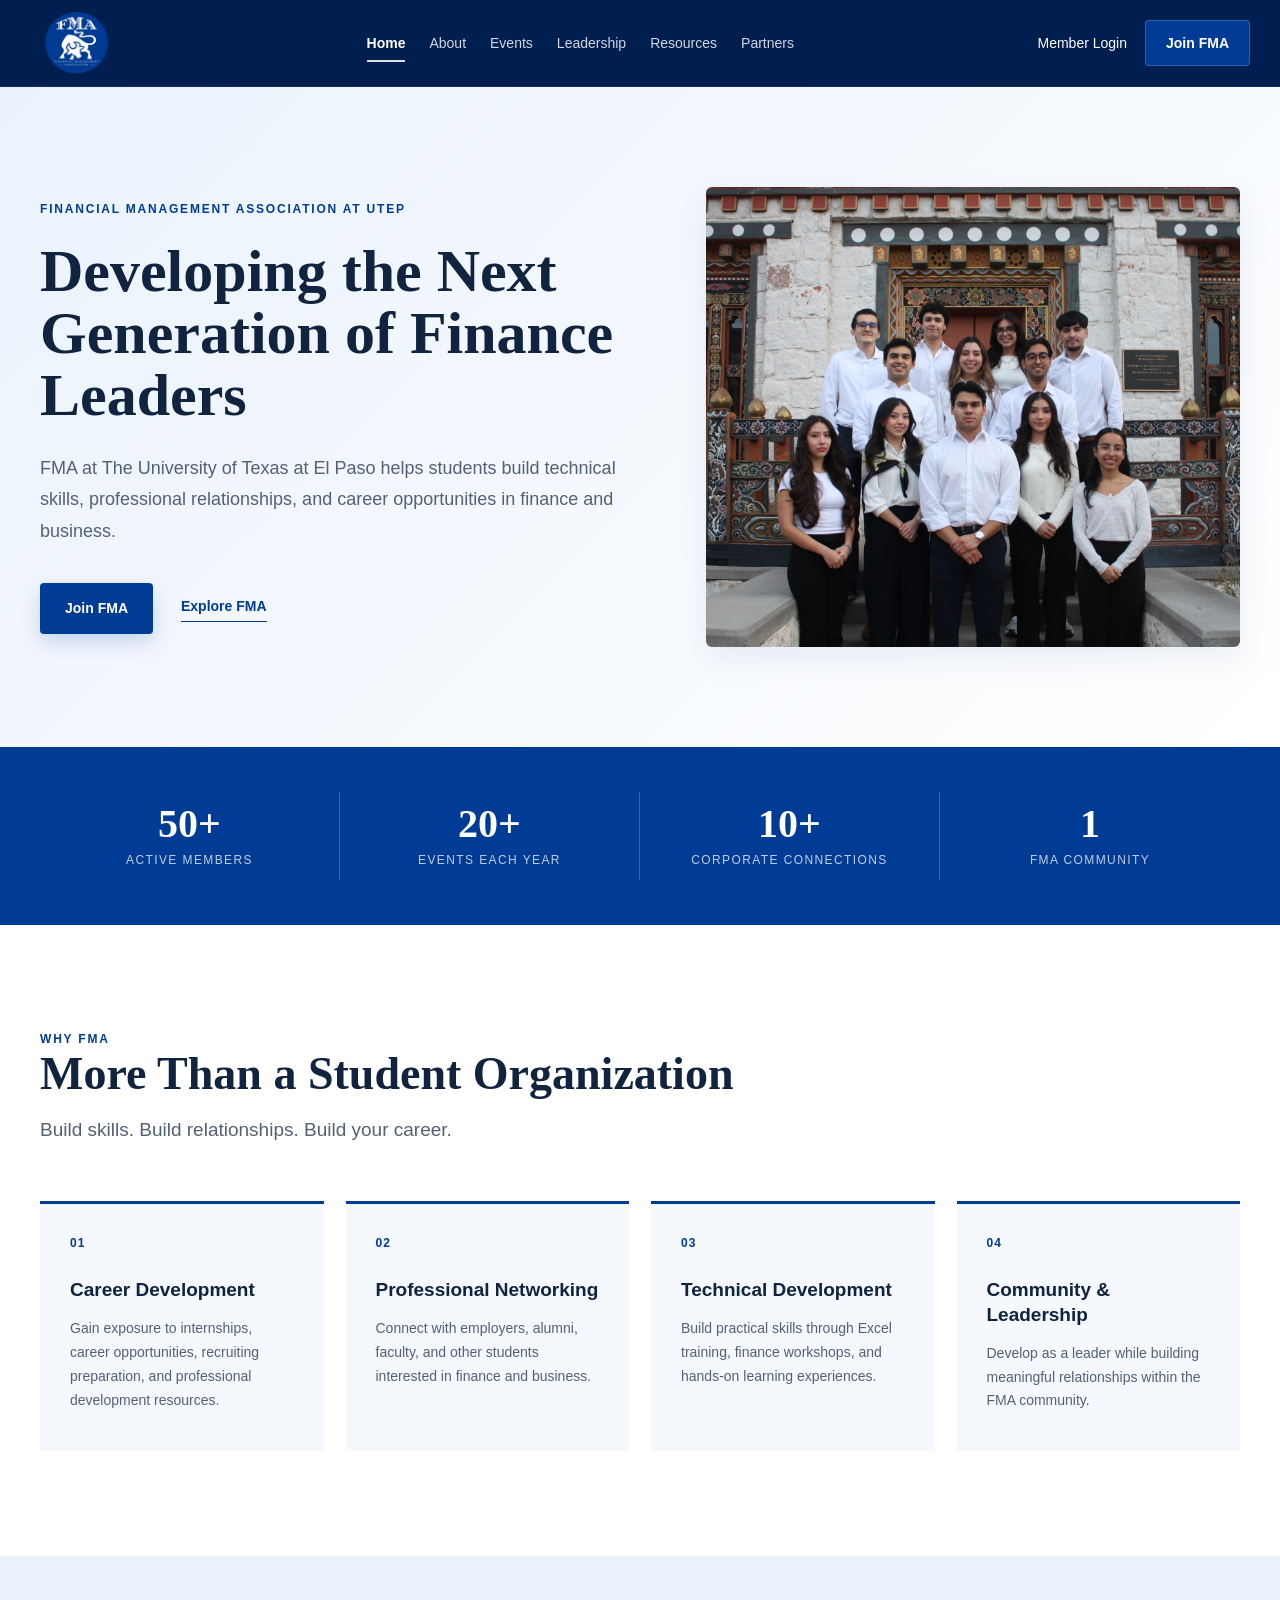
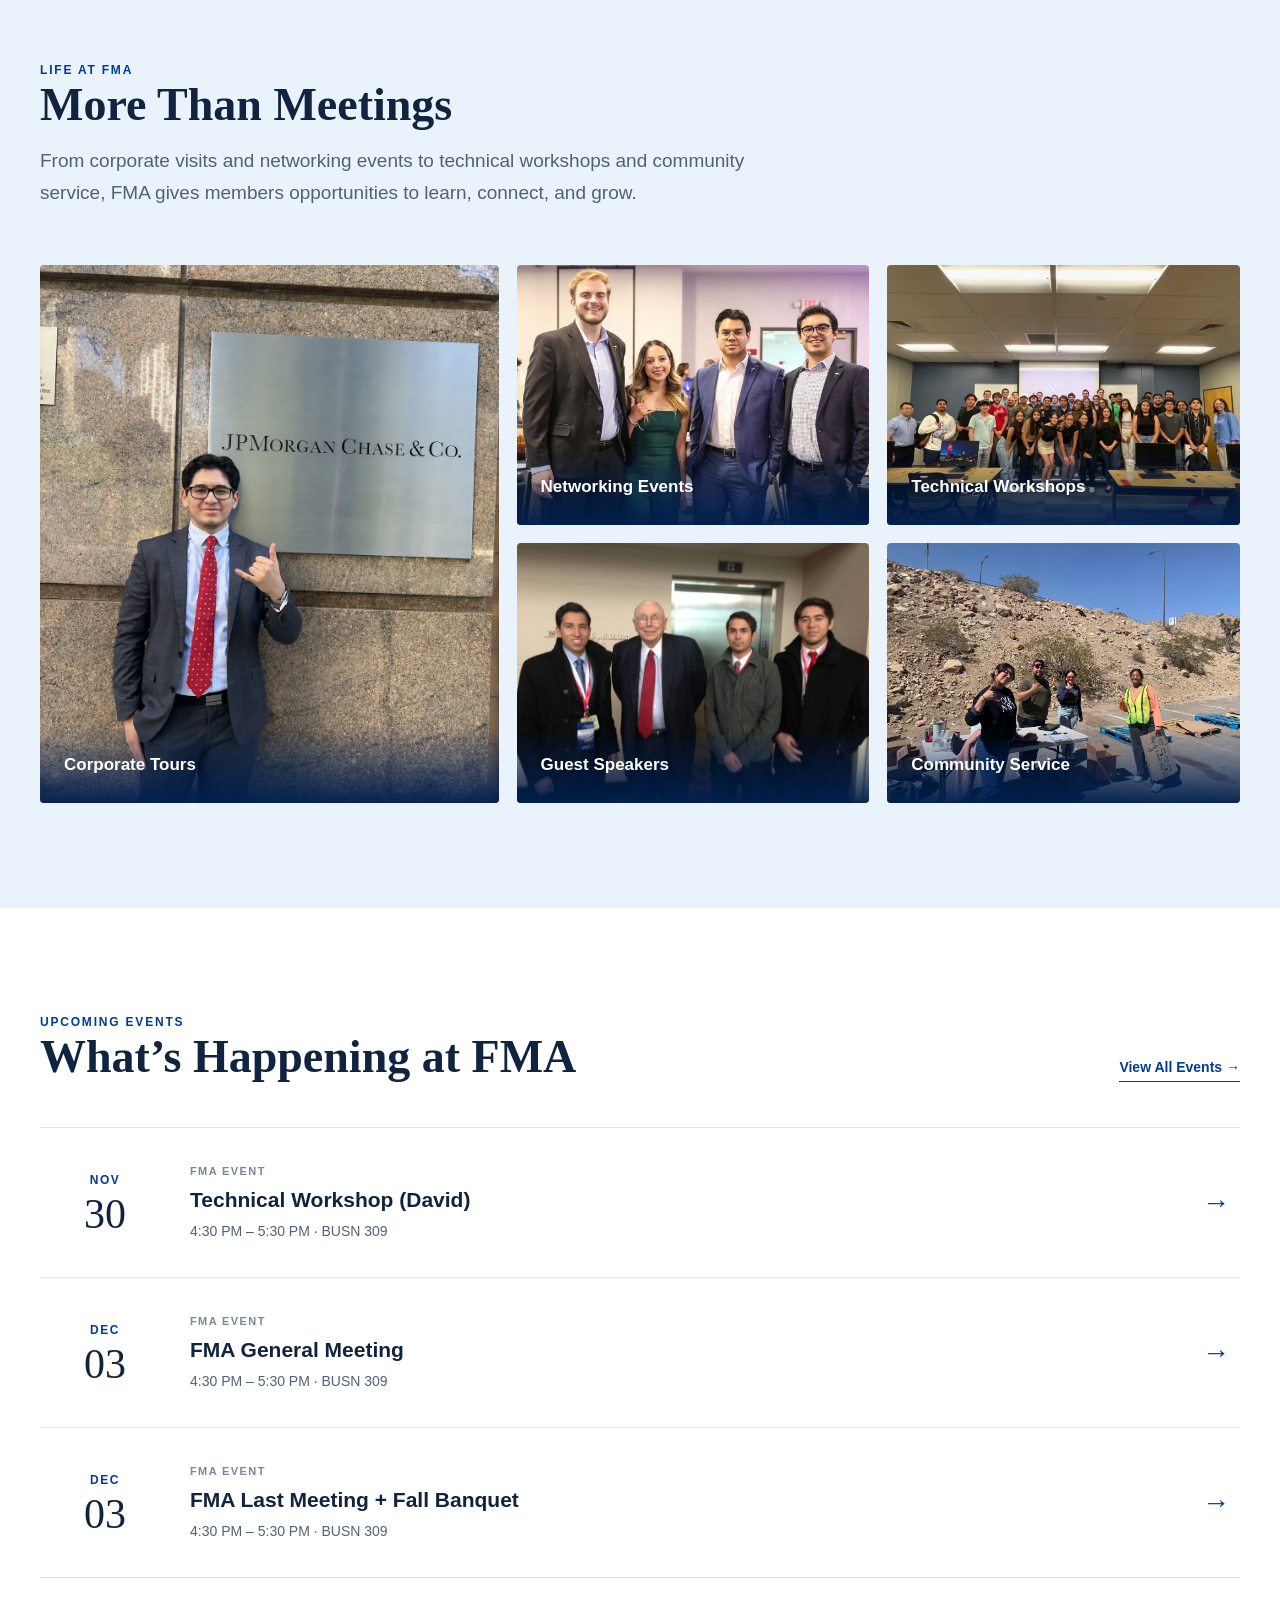
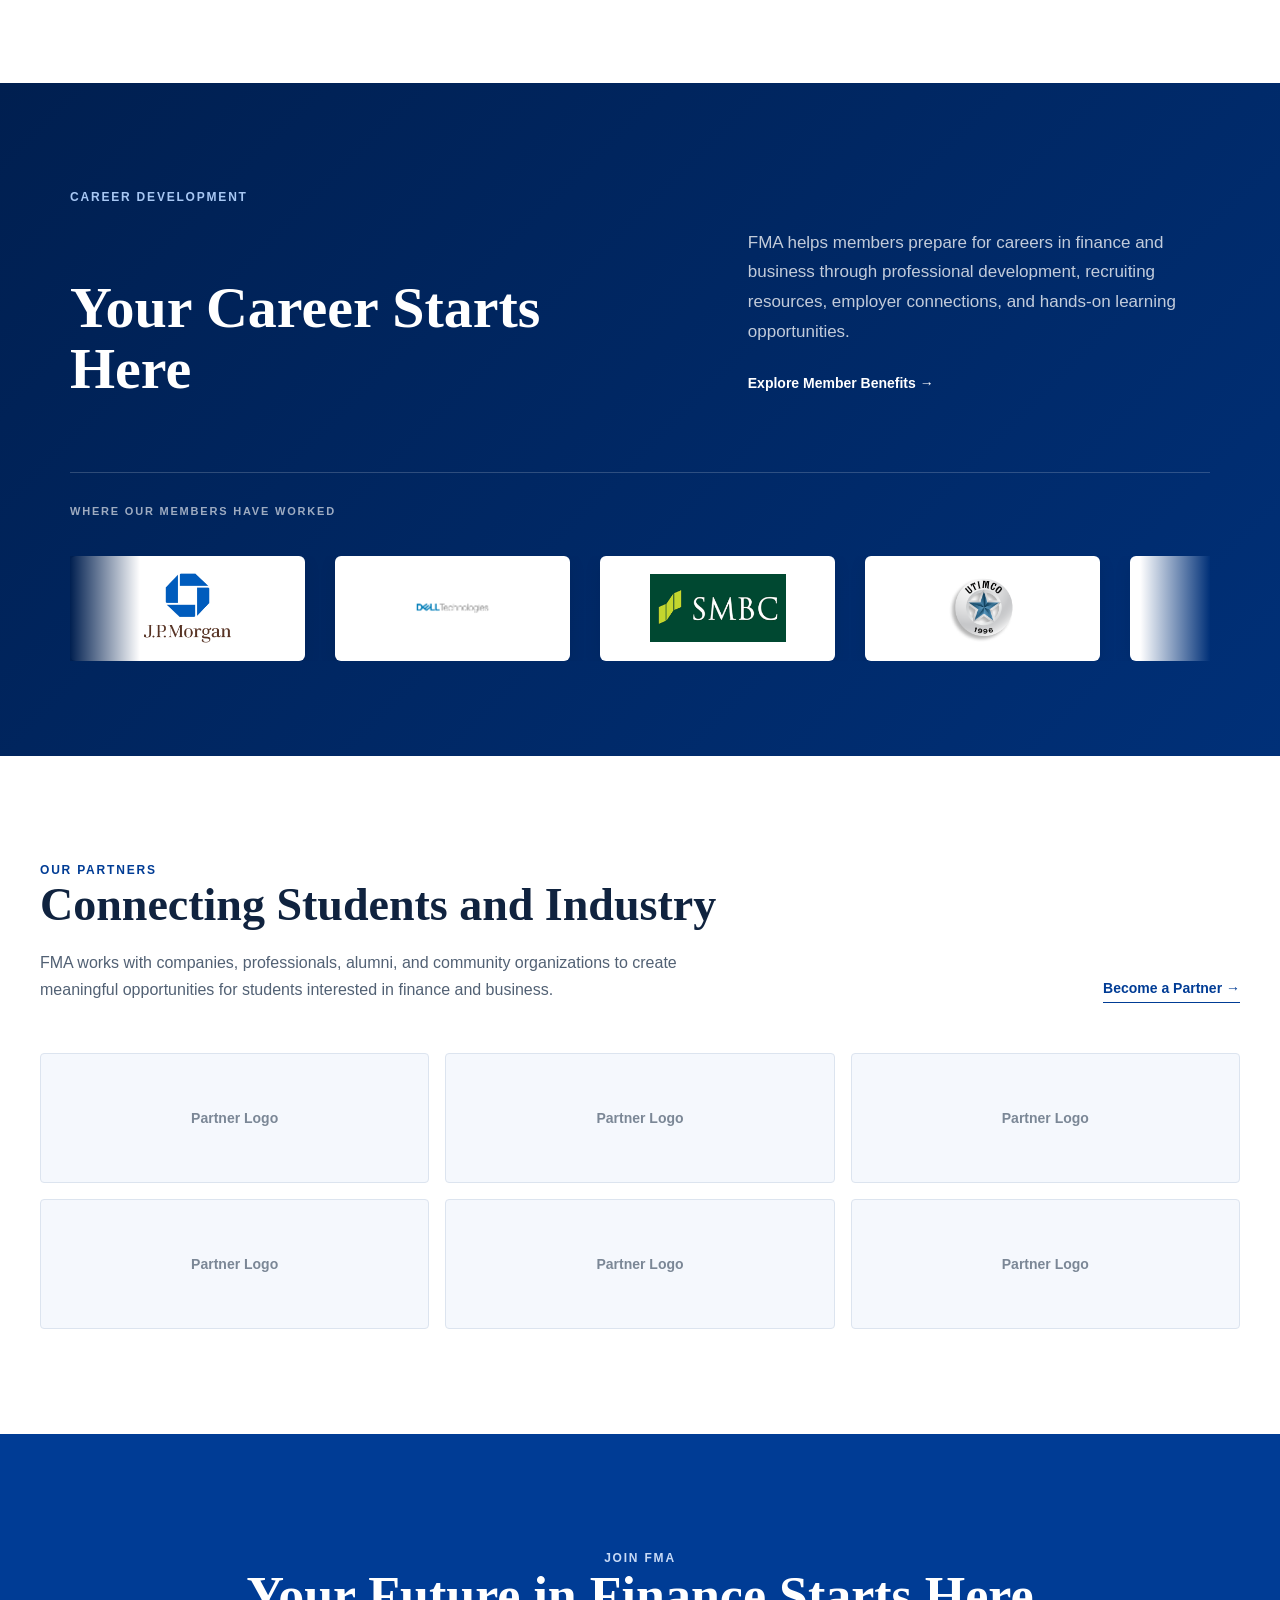
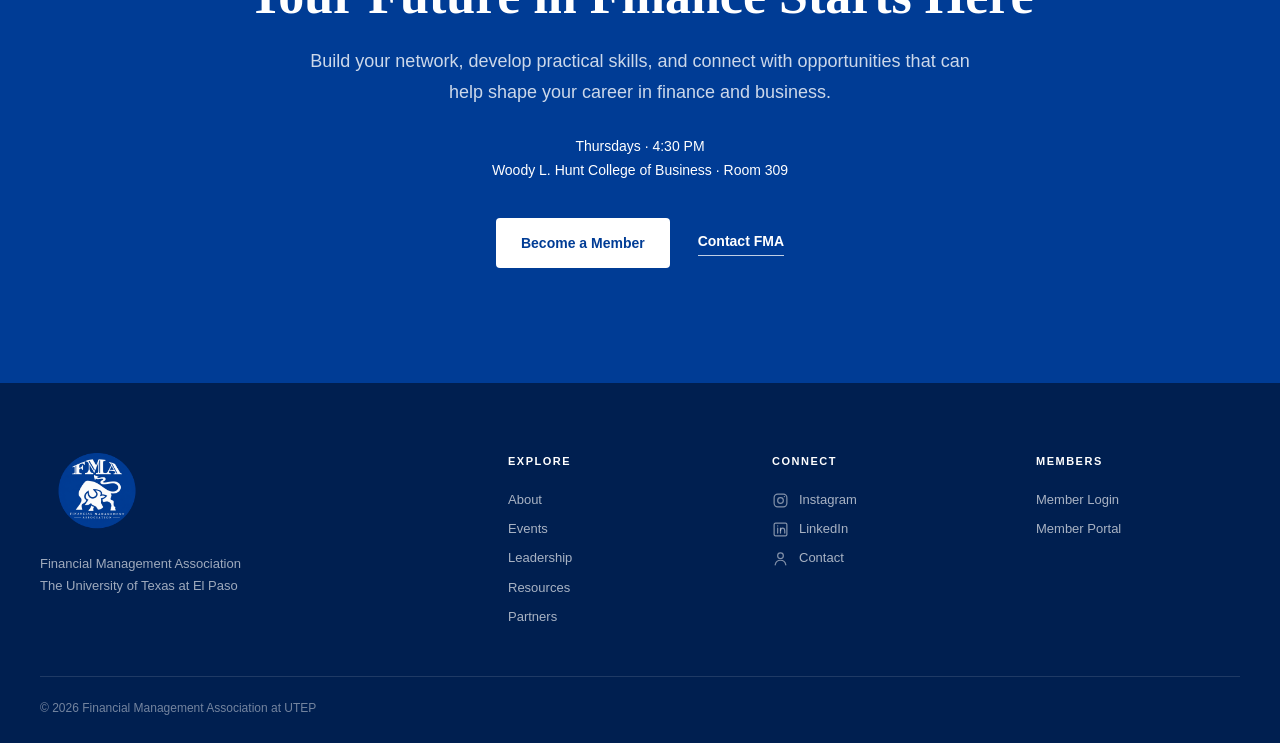
<file: index.html>
<!DOCTYPE html>
<html lang="en">

<head>

    <meta charset="UTF-8">

    <meta
        name="viewport"
        content="width=device-width, initial-scale=1.0"
    >

    <meta
        name="description"
        content="Financial Management Association at The University of Texas at El Paso. Build your network, develop technical skills, and prepare for a career in finance and business."
    >

    <title>
        FMA UTEP | Financial Management Association
    </title>

    <link
        rel="stylesheet"
href="css/styles-new.css"    >

</head>


<body>


    <!-- =====================================================
         NAVIGATION
    ====================================================== -->

    <header class="navbar">

        <div class="nav-container">


            <!-- FMA LOGO -->

            <a
                href="index.html"
                class="logo"
                aria-label="FMA UTEP Home"
            >

                <img
                    src="assets/logos/fma-logo.png"
                    alt="Financial Management Association at UTEP"
                >

            </a>



            <!-- MAIN NAVIGATION -->

            <nav
                class="nav-links"
                aria-label="Main navigation"
            >

                <a
                    href="index.html"
                    class="active"
                    aria-current="page"
                >
                    Home
                </a>

                <a href="#about">
                    About
                </a>

                <a href="events.html">
                    Events
                </a>

                <a href="leadership.html">
                    Leadership
                </a>

                <a href="resources.html">
                    Resources
                </a>

                <a href="#partners">
                    Partners
                </a>

            </nav>



            <!-- RIGHT SIDE -->

            <div class="nav-actions">

                <!-- Connect to Microsoft portal later -->

                <a
                    href="#"
                    class="member-login"
                >
                    Member Login
                </a>


                <a
                    href="join.html"
                    class="join-button"
                >
                    Join FMA
                </a>

            </div>

        </div>

    </header>




    <main>


        <!-- =====================================================
             HERO
        ====================================================== -->

        <section class="hero">

            <div class="hero-container">


                <!-- HERO TEXT -->

                <div class="hero-text">

                    <p class="hero-eyebrow">
                        FINANCIAL MANAGEMENT ASSOCIATION AT UTEP
                    </p>


                    <h1>
                        Developing the Next Generation of Finance Leaders
                    </h1>


                    <p class="hero-description">

                        FMA at The University of Texas at El Paso helps students
                        build technical skills, professional relationships, and
                        career opportunities in finance and business.

                    </p>


                    <div class="hero-buttons">

                        <a
                            href="join.html"
                            class="hero-primary"
                        >
                            Join FMA
                        </a>


                        <a
                            href="#about"
                            class="hero-secondary"
                        >
                            Explore FMA
                        </a>

                    </div>

                </div>



                <!-- HERO IMAGE -->

                <div class="hero-image">

                    <!--
                    Replace this placeholder later with:

                    <img
                        src="assets/images/fma-hero.jpg"
                        alt="FMA students attending a professional event"
                    >
                    -->

                    <div class="hero-image">
    <img
        src="assets/images/home/home-hero.jpg"
        alt="FMA students at a chapter event"
    >
</div>

                </div>

            </div>

        </section>




        <!-- =====================================================
             STATS
        ====================================================== -->

        <section class="stats-section">

            <div class="stats-container">


                <div class="stat-item">

                    <h2>
                        50+
                    </h2>

                    <p>
                        Active Members
                    </p>

                </div>



                <div class="stat-item">

                    <h2>
                        20+
                    </h2>

                    <p>
                        Events Each Year
                    </p>

                </div>



                <div class="stat-item">

                    <h2>
                        10+
                    </h2>

                    <p>
                        Corporate Connections
                    </p>

                </div>



                <div class="stat-item">

                    <h2>
                        1
                    </h2>

                    <p>
                        FMA Community
                    </p>

                </div>

            </div>

        </section>




        <!-- =====================================================
             WHY FMA
        ====================================================== -->

        <section
            class="why-fma"
            id="about"
        >

            <div class="why-fma-container">


                <div class="section-heading">

                    <p class="section-eyebrow">
                        WHY FMA
                    </p>


                    <h2>
                        More Than a Student Organization
                    </h2>


                    <p class="section-description">
                        Build skills. Build relationships. Build your career.
                    </p>

                </div>



                <div class="feature-grid">


                    <!-- 01 -->

                    <article class="feature-card">

                        <span class="feature-number">
                            01
                        </span>


                        <h3>
                            Career Development
                        </h3>


                        <p>

                            Gain exposure to internships, career opportunities,
                            recruiting preparation, and professional development
                            resources.

                        </p>

                    </article>



                    <!-- 02 -->

                    <article class="feature-card">

                        <span class="feature-number">
                            02
                        </span>


                        <h3>
                            Professional Networking
                        </h3>


                        <p>

                            Connect with employers, alumni, faculty, and other
                            students interested in finance and business.

                        </p>

                    </article>



                    <!-- 03 -->

                    <article class="feature-card">

                        <span class="feature-number">
                            03
                        </span>


                        <h3>
                            Technical Development
                        </h3>


                        <p>

                            Build practical skills through Excel training,
                            finance workshops, and hands-on learning experiences.

                        </p>

                    </article>



                    <!-- 04 -->

                    <article class="feature-card">

                        <span class="feature-number">
                            04
                        </span>


                        <h3>
                            Community & Leadership
                        </h3>


                        <p>

                            Develop as a leader while building meaningful
                            relationships within the FMA community.

                        </p>

                    </article>


                </div>

            </div>

        </section>


<!-- =====================================================
     LIFE AT FMA
====================================================== -->

<section class="life-fma">

    <div class="life-fma-container">

        <div class="section-heading">

            <p class="section-eyebrow">
                LIFE AT FMA
            </p>

            <h2>
                More Than Meetings
            </h2>

            <p class="section-description">
                From corporate visits and networking events to technical workshops
                and community service, FMA gives members opportunities to learn,
                connect, and grow.
            </p>

        </div>


        <div class="life-grid">


            <!-- CORPORATE TOURS -->

            <div class="life-card life-card-large">

                <img
                    src="assets/images/home/life-fma-main.jpg"
                    alt="FMA students participating in a corporate tour"
                >

                <div class="life-card-text">
                    <p>
                        Corporate Tours
                    </p>
                </div>

            </div>


            <!-- NETWORKING EVENTS -->

            <div class="life-card">

                <img
                    src="assets/images/home/life-fma-2.jpg"
                    alt="FMA students networking at an event"
                >

                <div class="life-card-text">
                    <p>
                        Networking Events
                    </p>
                </div>

            </div>


            <!-- TECHNICAL WORKSHOPS -->

            <div class="life-card">

                <img
                    src="assets/images/home/life-fma-3.jpg"
                    alt="FMA students participating in a technical workshop"
                >

                <div class="life-card-text">
                    <p>
                        Technical Workshops
                    </p>
                </div>

            </div>


            <!-- GUEST SPEAKERS -->

            <div class="life-card">

                <img
                    src="assets/images/home/life-fma-4.jpg"
                    alt="Guest speaker presenting to FMA students"
                >

                <div class="life-card-text">
                    <p>
                        Guest Speakers
                    </p>
                </div>

            </div>


            <!-- COMMUNITY SERVICE -->

            <div class="life-card">

                <img
                    src="assets/images/home/life-fma-5.jpg"
                    alt="FMA students participating in community service"
                >

                <div class="life-card-text">
                    <p>
                        Community Service
                    </p>
                </div>

            </div>


        </div>

    </div>

</section>
        <!-- =====================================================
     UPCOMING EVENTS
====================================================== -->

<section
    class="events-preview"
    id="events"
>

    <div class="events-preview-container">


        <div class="events-header">


            <div>

                <p class="section-eyebrow">
                    UPCOMING EVENTS
                </p>


                <h2>
                    What’s Happening at FMA
                </h2>

            </div>



            <a
                href="events.html"
                class="view-events-link"
            >
                View All Events →
            </a>

        </div>



        <div
            class="events-grid"
            id="upcoming-events"
        >

            <p class="events-loading">
                Loading upcoming events...
            </p>

        </div>


    </div>

</section>
        <!-- =====================================================
             CAREER DEVELOPMENT
        ====================================================== -->

        <section class="career-section">

            <div class="career-container">


                <div class="career-heading">


                    <p class="section-eyebrow">
                        CAREER DEVELOPMENT
                    </p>



                    <div class="career-heading-row">


                        <h2>
                            Your Career Starts Here
                        </h2>



                        <div class="career-copy">

                            <p>

                                FMA helps members prepare for careers in finance
                                and business through professional development,
                                recruiting resources, employer connections, and
                                hands-on learning opportunities.

                            </p>


                            <a
                                href="join.html"
                                class="career-link"
                            >
                                Explore Member Benefits →
                            </a>

                        </div>


                    </div>

                </div>



                <!-- WHERE OUR MEMBERS HAVE WORKED -->

                <div class="career-companies">


                    <p class="career-label">
                        WHERE OUR MEMBERS HAVE WORKED
                    </p>



                    <div class="logo-marquee">


                        <div class="logo-track">


                            <!-- FIRST SET -->


                            <div class="company-logo">

                                <img
                                    src="assets/logos/JP-Morgan-Chase-Emblem.png"
                                    alt="JPMorgan Chase"
                                >

                            </div>



                            <div class="company-logo">

                                <img
                                    src="assets/logos/Dell_Technologies-Logo.png"
                                    alt="Dell Technologies"
                                >

                            </div>



                            <div class="company-logo">

                                <img
                                    src="assets/logos/SMBC-logo.png"
                                    alt="SMBC"
                                >

                            </div>



                            <div class="company-logo">

                                <img
                                    src="assets/logos/utimco_logo.png"
                                    alt="UTIMCO"
                                >

                            </div>



                            <div class="company-logo">

                                <img
                                    src="assets/logos/Wells_Fargo_Logo_(2020).svg"
                                    alt="Wells Fargo"
                                >

                            </div>



                            <div class="company-logo">

                                <img
                                    src="assets/logos/TexasInstruments-Logo.png"
                                    alt="Texas Instruments"
                                >

                            </div>




                            <!-- DUPLICATE SET FOR SEAMLESS LOOP -->


                            <div class="company-logo">

                                <img
                                    src="assets/logos/JP-Morgan-Chase-Emblem.png"
                                    alt=""
                                    aria-hidden="true"
                                >

                            </div>



                            <div class="company-logo">

                                <img
                                    src="assets/logos/Dell_Technologies-Logo.png"
                                    alt=""
                                    aria-hidden="true"
                                >

                            </div>



                            <div class="company-logo">

                                <img
                                    src="assets/logos/SMBC-logo.png"
                                    alt=""
                                    aria-hidden="true"
                                >

                            </div>



                            <div class="company-logo">

                                <img
                                    src="assets/logos/utimco_logo.png"
                                    alt=""
                                    aria-hidden="true"
                                >

                            </div>



                            <div class="company-logo">

                                <img
                                    src="assets/logos/Wells_Fargo_Logo_(2020).svg"
                                    alt=""
                                    aria-hidden="true"
                                >

                            </div>



                            <div class="company-logo">

                                <img
                                    src="assets/logos/TexasInstruments-Logo.png"
                                    alt=""
                                    aria-hidden="true"
                                >

                            </div>


                        </div>

                    </div>

                </div>

            </div>

        </section>




        <!-- =====================================================
             PARTNERS
        ====================================================== -->

        <section
            class="partners-section"
            id="partners"
        >

            <div class="partners-container">


                <div class="partners-header">


                    <div>

                        <p class="section-eyebrow">
                            OUR PARTNERS
                        </p>


                        <h2>
                            Connecting Students and Industry
                        </h2>


                        <p class="partners-description">

                            FMA works with companies, professionals, alumni,
                            and community organizations to create meaningful
                            opportunities for students interested in finance
                            and business.

                        </p>

                    </div>



                    <a
                        href="partners.html"
                        class="partners-link"
                    >
                        Become a Partner →
                    </a>


                </div>



                <div class="partners-grid">


                    <div class="partner-placeholder">
                        Partner Logo
                    </div>


                    <div class="partner-placeholder">
                        Partner Logo
                    </div>


                    <div class="partner-placeholder">
                        Partner Logo
                    </div>


                    <div class="partner-placeholder">
                        Partner Logo
                    </div>


                    <div class="partner-placeholder">
                        Partner Logo
                    </div>


                    <div class="partner-placeholder">
                        Partner Logo
                    </div>


                </div>

            </div>

        </section>




        <!-- =====================================================
             FINAL CTA
        ====================================================== -->

        <section class="final-cta">

            <div class="final-cta-container">


                <p class="section-eyebrow">
                    JOIN FMA
                </p>


                <h2>
                    Your Future in Finance Starts Here
                </h2>


                <p class="final-cta-description">

                    Build your network, develop practical skills, and
                    connect with opportunities that can help shape your
                    career in finance and business.

                </p>



                <div class="final-cta-details">
    <p>
        Thursdays · 4:30 PM
    </p>

    <p>
        Woody L. Hunt College of Business · Room 309
    </p>
</div>



                <div class="final-cta-buttons">


                    <a
                        href="join.html"
                        class="final-cta-primary"
                    >
                        Become a Member
                    </a>


                    <a
                        href="#footer"
                        class="final-cta-secondary"
                    >
                        Contact FMA
                    </a>


                </div>

            </div>

        </section>


    </main>




    <!-- =====================================================
     FOOTER
====================================================== -->

<footer
    class="site-footer"
    id="footer"
>

    <div class="footer-container">


        <!-- BRAND -->

        <div class="footer-brand">

            <a
                href="index.html"
                class="footer-logo"
                aria-label="FMA UTEP Home"
            >
                <img
                    src="assets/logos/fma-logo.png"
                    alt="Financial Management Association at UTEP"
                >
            </a>

            <p>
                Financial Management Association
            </p>

            <p>
                The University of Texas at El Paso
            </p>

        </div>



        <!-- EXPLORE -->

        <div class="footer-column">

            <h3>
                Explore
            </h3>

            <a href="index.html#about">
                About
            </a>

            <a href="events.html">
                Events
            </a>

            <a href="leadership.html">
                Leadership
            </a>

            <a href="resources.html">
                Resources
            </a>

            <a href="index.html#partners">
                Partners
            </a>

        </div>



        <!-- CONNECT -->

        <div class="footer-column">

            <h3>
                Connect
            </h3>


            <!-- INSTAGRAM -->

            <a
                href="https://www.instagram.com/fmautep/"
                target="_blank"
                rel="noopener noreferrer"
                class="footer-social-link"
                aria-label="FMA UTEP on Instagram"
            >

                <svg
                    viewBox="0 0 24 24"
                    aria-hidden="true"
                >
                    <rect
                        x="3"
                        y="3"
                        width="18"
                        height="18"
                        rx="5"
                    ></rect>

                    <circle
                        cx="12"
                        cy="12"
                        r="4"
                    ></circle>

                    <circle
                        cx="17.5"
                        cy="6.5"
                        r="1"
                        class="icon-fill"
                    ></circle>
                </svg>

                <span>
                    Instagram
                </span>

            </a>



            <!-- LINKEDIN -->

            <a
                href="https://www.linkedin.com/company/financial-management-association-at-utep/"
                target="_blank"
                rel="noopener noreferrer"
                class="footer-social-link"
                aria-label="FMA UTEP on LinkedIn"
            >

                <svg
                    viewBox="0 0 24 24"
                    aria-hidden="true"
                >
                    <rect
                        x="3"
                        y="3"
                        width="18"
                        height="18"
                        rx="2"
                    ></rect>

                    <line
                        x1="8"
                        y1="10"
                        x2="8"
                        y2="17"
                    ></line>

                    <line
                        x1="8"
                        y1="7"
                        x2="8.01"
                        y2="7"
                    ></line>

                    <path
                        d="M12 17v-7"
                    ></path>

                    <path
                        d="M12 13.5c0-2 1.2-3.5 3-3.5 2 0 3 1.4 3 4v3"
                    ></path>
                </svg>

                <span>
                    LinkedIn
                </span>

            </a>



            <!-- CONTACT -->

            <a
                href="https://minetracker.utep.edu/organization/fma"
                target="_blank"
                rel="noopener noreferrer"
                class="footer-social-link"
                aria-label="Contact FMA UTEP through MineTracker"
            >

                <svg
                    viewBox="0 0 24 24"
                    aria-hidden="true"
                >
                    <circle
                        cx="12"
                        cy="8"
                        r="4"
                    ></circle>

                    <path
                        d="M4.5 21c.8-4.1 3.5-6.5 7.5-6.5s6.7 2.4 7.5 6.5"
                    ></path>
                </svg>

                <span>
                    Contact
                </span>

            </a>

        </div>



        <!-- MEMBERS -->

        <div class="footer-column">

            <h3>
                Members
            </h3>

            <a href="#">
                Member Login
            </a>

            <a href="#">
                Member Portal
            </a>

        </div>


    </div>



    <!-- BOTTOM LINE -->

    <div class="footer-bottom">

        <p>
            © 2026 Financial Management Association at UTEP
        </p>

    </div>

</footer>

<script src="js/upcoming-events.js"></script>
</body>

</html>
</file>
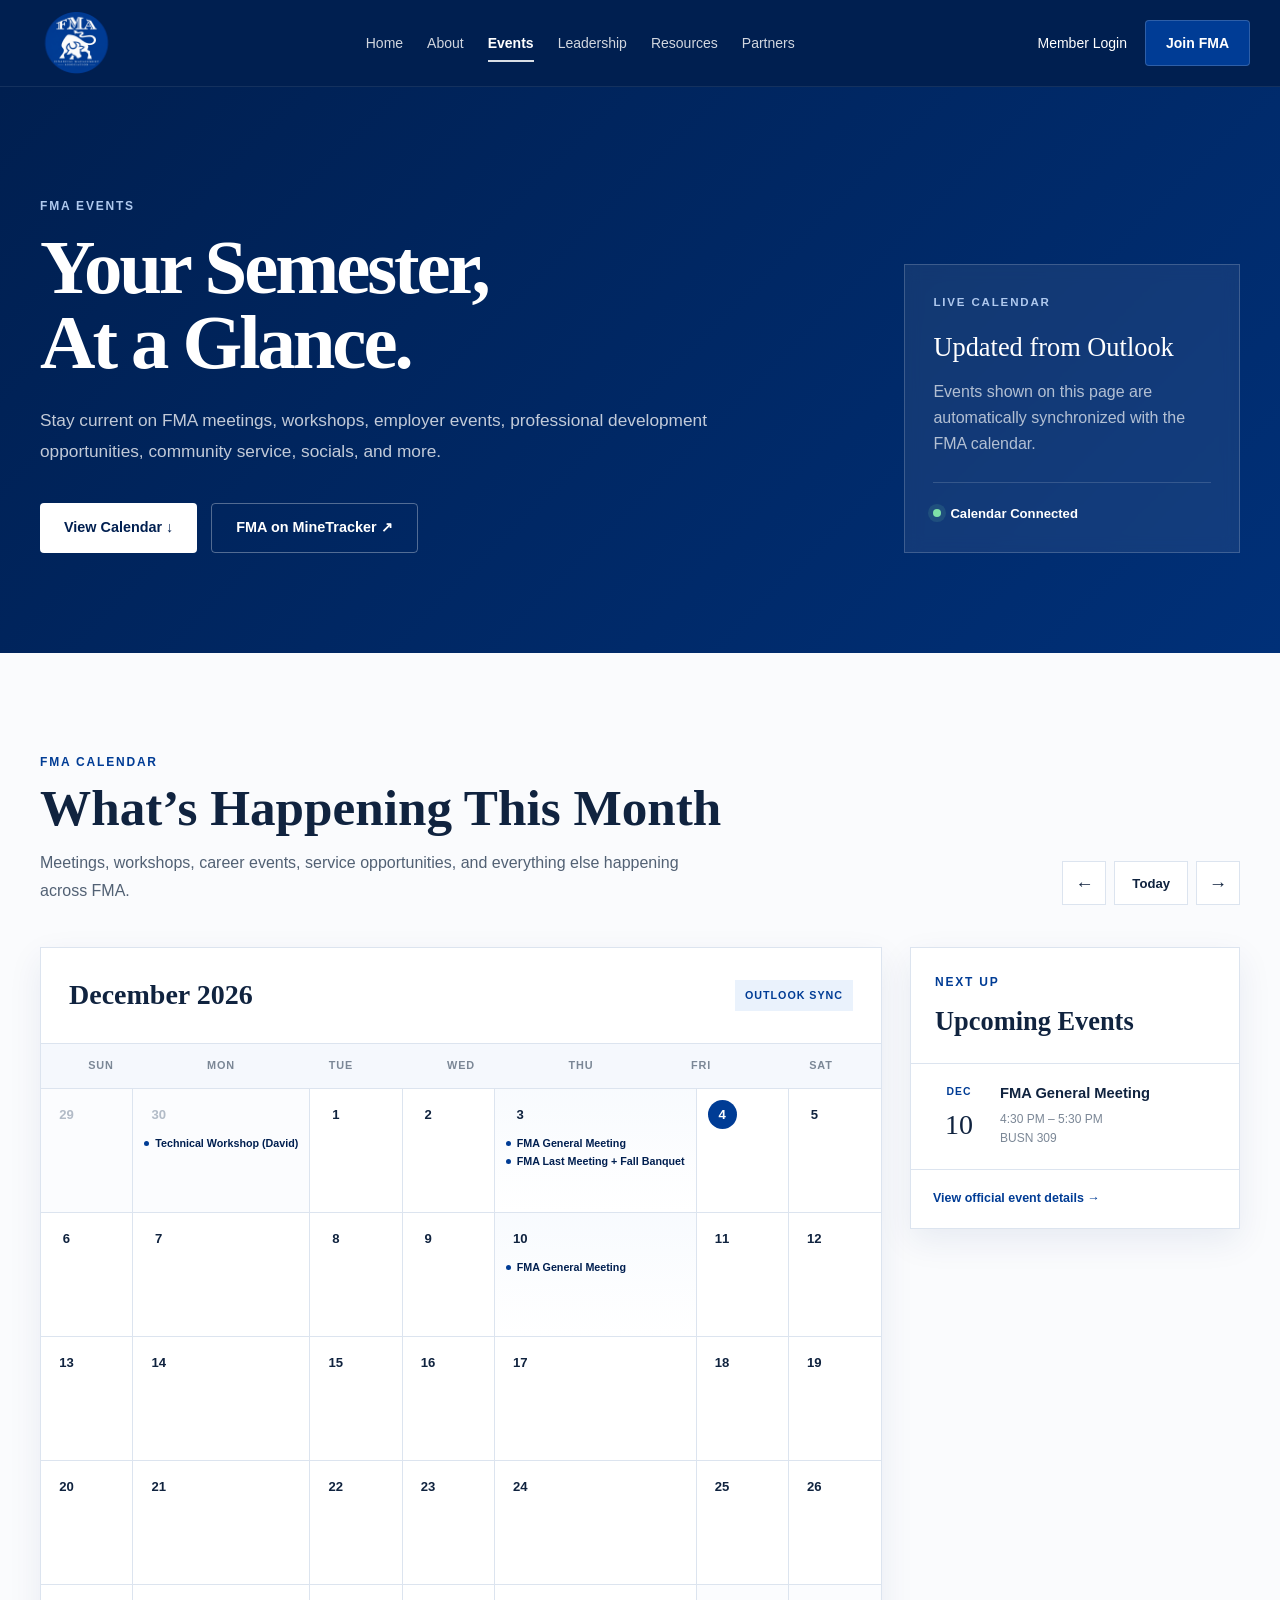
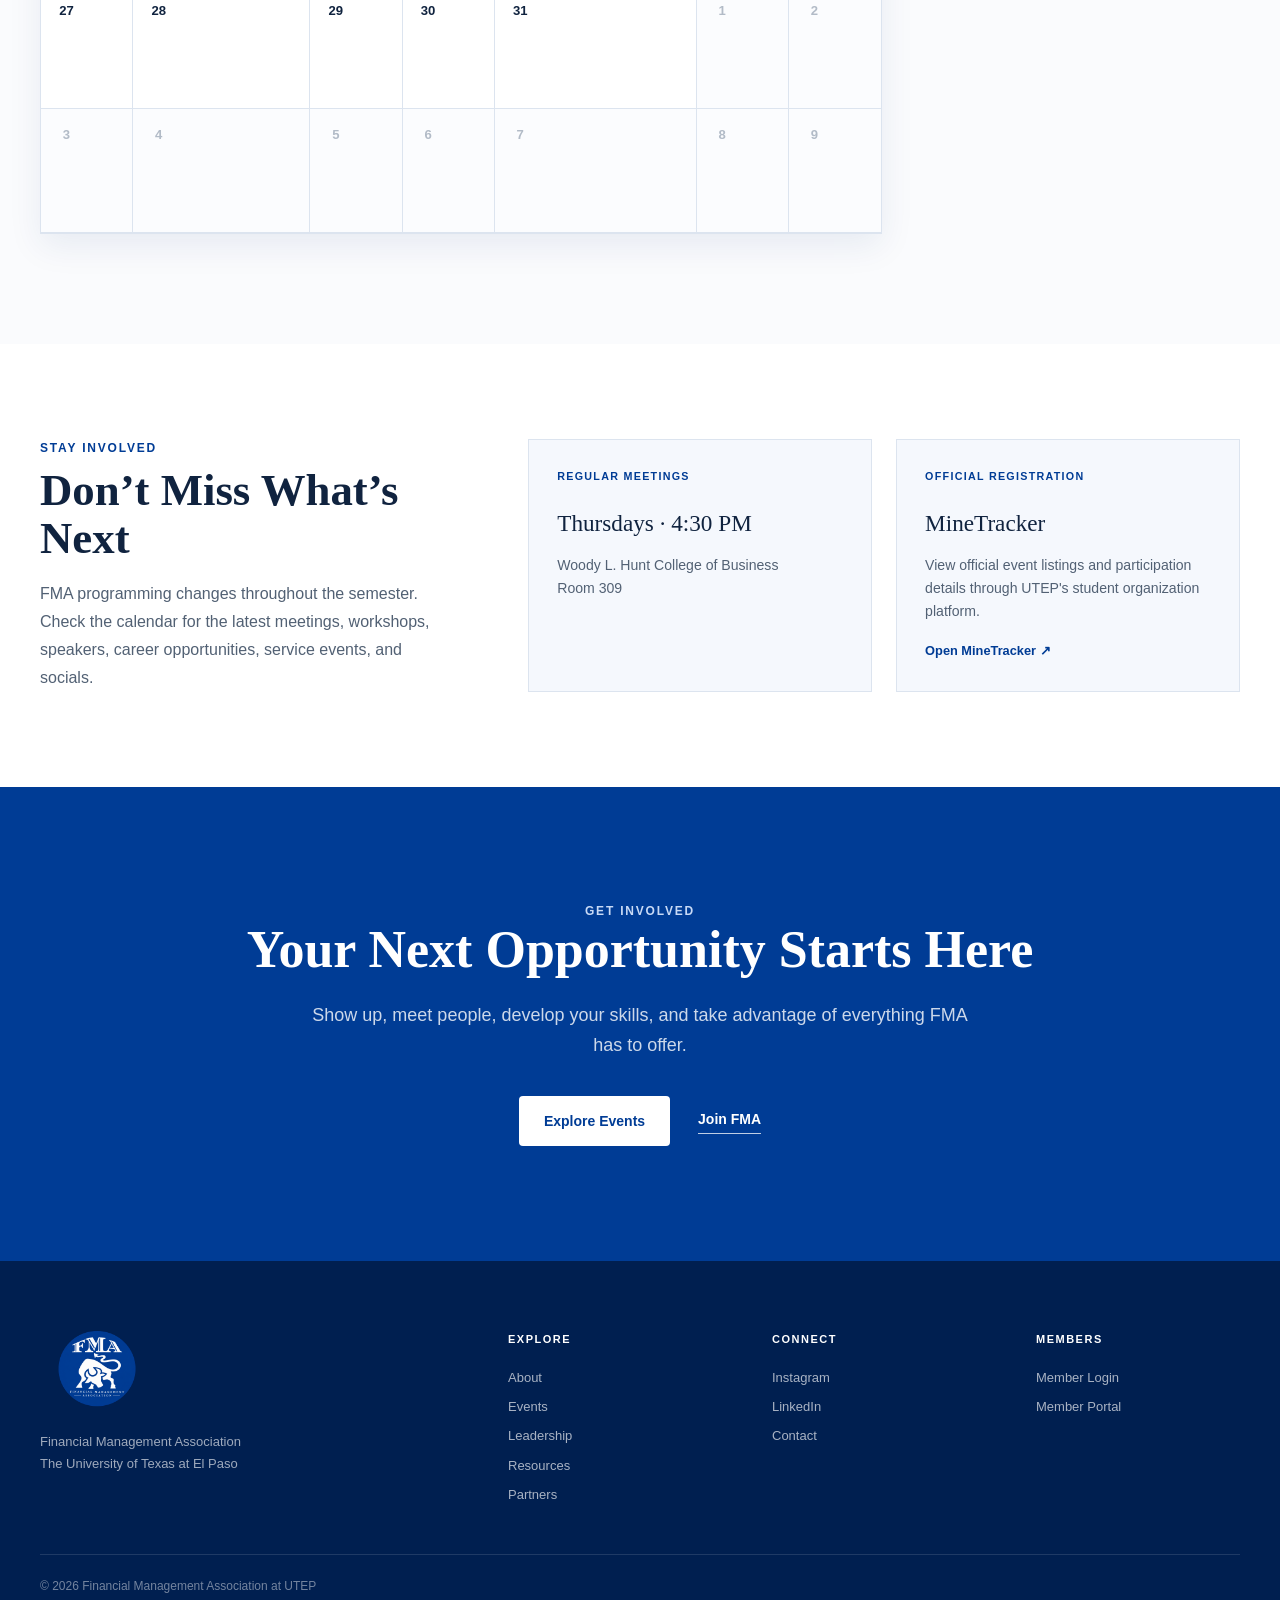
<file: events.html>
<!DOCTYPE html>
<html lang="en">

<head>
    <meta charset="UTF-8">
    <meta name="viewport" content="width=device-width, initial-scale=1.0">

    <meta
        name="description"
        content="Upcoming events from the Financial Management Association at The University of Texas at El Paso."
    >

    <title>Events | FMA UTEP</title>

<link rel="stylesheet" href="css/styles-new.css">
</head>


<body>

    <!-- =====================================================
         NAVIGATION
    ====================================================== -->
    <header class="navbar">

        <div class="nav-container">

            <!-- FMA LOGO -->
            <a
                href="index.html"
                class="logo"
                aria-label="FMA UTEP Home"
            >
                <img
                    src="assets/logos/fma-logo.png"
                    alt="Financial Management Association at UTEP"
                >
            </a>


            <!-- MAIN NAVIGATION -->
            <nav class="nav-links" aria-label="Main navigation">

                <a href="index.html">Home</a>

                <a href="index.html#about">About</a>

                <a
                    href="events.html"
                    class="active"
                    aria-current="page"
                >
                    Events
                </a>

                <a href="leadership.html">Leadership</a>

                <a href="resources.html">Resources</a>

                <a href="index.html#partners">Partners</a>

            </nav>


            <!-- NAV ACTIONS -->
            <div class="nav-actions">

                <a
                    href="#"
                    class="member-login"
                >
                    Member Login
                </a>

                <a
                    href="join.html"
                    class="join-button"
                >
                    Join FMA
                </a>

            </div>

        </div>

    </header>



<main>

    <!-- =====================================================
         EVENTS HERO
    ====================================================== -->

    <section class="events-dashboard-hero">

        <div class="events-page-container">

            <div class="events-dashboard-hero-content">

                <p class="section-eyebrow">
                    FMA EVENTS
                </p>

                <h1>
                    Your Semester,<br>
                    At a Glance.
                </h1>

                <p class="events-dashboard-intro">
                    Stay current on FMA meetings, workshops, employer
                    events, professional development opportunities,
                    community service, socials, and more.
                </p>

                <div class="events-hero-actions">

                    <a
                        href="#calendar"
                        class="events-primary-button"
                    >
                        View Calendar ↓
                    </a>

                    <a
                        href="https://minetracker.utep.edu/organization/fma/events"
                        target="_blank"
                        rel="noopener noreferrer"
                        class="events-secondary-button"
                    >
                        FMA on MineTracker ↗
                    </a>

                </div>

            </div>


            <div class="events-hero-stat">

                <span class="events-hero-stat-label">
                    LIVE CALENDAR
                </span>

                <strong>
                    Updated from Outlook
                </strong>

                <p>
                    Events shown on this page are automatically
                    synchronized with the FMA calendar.
                </p>

                <div class="events-live-indicator">

                    <span class="events-live-dot"></span>

                    <span>
                        Calendar Connected
                    </span>

                </div>

            </div>

        </div>

    </section>



    <!-- =====================================================
         MONTHLY CALENDAR
    ====================================================== -->

    <section
        class="events-calendar-section"
        id="calendar"
    >

        <div class="events-page-container">


            <div class="events-calendar-heading">

                <div>

                    <p class="section-eyebrow">
                        FMA CALENDAR
                    </p>

                    <h2>
                        What’s Happening This Month
                    </h2>

                    <p>
                        Meetings, workshops, career events, service
                        opportunities, and everything else happening
                        across FMA.
                    </p>

                </div>


                <div class="calendar-controls">

                    <button
                        type="button"
                        id="calendar-prev"
                        class="calendar-control-button"
                        aria-label="Previous month"
                    >
                        ←
                    </button>

                    <button
                        type="button"
                        id="calendar-today"
                        class="calendar-today-button"
                    >
                        Today
                    </button>

                    <button
                        type="button"
                        id="calendar-next"
                        class="calendar-control-button"
                        aria-label="Next month"
                    >
                        →
                    </button>

                </div>

            </div>



            <div class="events-calendar-layout">


                <!-- CALENDAR -->

                <div class="calendar-card">

                    <div class="calendar-card-header">

                        <h3 id="calendar-month-title">
                            Loading Calendar...
                        </h3>

                        <span class="calendar-sync-label">
                            Outlook Sync
                        </span>

                    </div>


                    <div class="calendar-weekdays">

                        <span>Sun</span>
                        <span>Mon</span>
                        <span>Tue</span>
                        <span>Wed</span>
                        <span>Thu</span>
                        <span>Fri</span>
                        <span>Sat</span>

                    </div>


                    <div
                        class="calendar-grid"
                        id="calendar-grid"
                    >
                    </div>

                </div>



                <!-- NEXT UP -->

                <aside class="events-agenda">

                    <div class="events-agenda-header">

                        <p class="section-eyebrow">
                            NEXT UP
                        </p>

                        <h3>
                            Upcoming Events
                        </h3>

                    </div>


                    <div id="events-agenda-list">

                        <p class="calendar-loading">
                            Loading upcoming events...
                        </p>

                    </div>


                    <a
                        href="https://minetracker.utep.edu/organization/fma/events"
                        target="_blank"
                        rel="noopener noreferrer"
                        class="agenda-minetracker-link"
                    >
                        View official event details →
                    </a>

                </aside>


            </div>

        </div>

    </section>



    <!-- =====================================================
         EVENT ACCESS
    ====================================================== -->

    <section class="events-access-section">

        <div class="events-page-container">

            <div class="events-access-grid">


                <div class="events-access-copy">

                    <p class="section-eyebrow">
                        STAY INVOLVED
                    </p>

                    <h2>
                        Don’t Miss What’s Next
                    </h2>

                    <p>
                        FMA programming changes throughout the semester.
                        Check the calendar for the latest meetings,
                        workshops, speakers, career opportunities,
                        service events, and socials.
                    </p>

                </div>


                <div class="events-access-card">

                    <span>
                        REGULAR MEETINGS
                    </span>

                    <strong>
                        Thursdays · 4:30 PM
                    </strong>

                    <p>
                        Woody L. Hunt College of Business<br>
                        Room 309
                    </p>

                </div>


                <div class="events-access-card">

                    <span>
                        OFFICIAL REGISTRATION
                    </span>

                    <strong>
                        MineTracker
                    </strong>

                    <p>
                        View official event listings and participation
                        details through UTEP's student organization platform.
                    </p>

                    <a
                        href="https://minetracker.utep.edu/organization/fma/events"
                        target="_blank"
                        rel="noopener noreferrer"
                    >
                        Open MineTracker ↗
                    </a>

                </div>


            </div>

        </div>

    </section>



    <!-- =====================================================
         FINAL CTA
    ====================================================== -->

    <section class="final-cta">

        <div class="final-cta-container">

            <p class="section-eyebrow">
                GET INVOLVED
            </p>

            <h2>
                Your Next Opportunity Starts Here
            </h2>

            <p class="final-cta-description">
                Show up, meet people, develop your skills, and take
                advantage of everything FMA has to offer.
            </p>


            <div class="final-cta-buttons">

                <a
                    href="#calendar"
                    class="final-cta-primary"
                >
                    Explore Events
                </a>

                <a
                    href="join.html"
                    class="final-cta-secondary"
                >
                    Join FMA
                </a>

            </div>

        </div>

    </section>

</main>



    <!-- =====================================================
         FOOTER
    ====================================================== -->
    <footer class="site-footer">

        <div class="footer-container">


            <!-- BRAND -->
            <div class="footer-brand">

                <a
                    href="index.html"
                    class="footer-logo"
                    aria-label="FMA UTEP Home"
                >
                    <img
                        src="assets/logos/fma-logo.png"
                        alt="Financial Management Association at UTEP"
                    >
                </a>

                <p>
                    Financial Management Association
                </p>

                <p>
                    The University of Texas at El Paso
                </p>

            </div>



            <!-- EXPLORE -->
            <div class="footer-column">

                <h3>
                    Explore
                </h3>

                <a href="index.html#about">
                    About
                </a>

                <a href="events.html">
                    Events
                </a>

                <a href="leadership.html">
                    Leadership
                </a>

                <a href="resources.html">
                    Resources
                </a>

                <a href="index.html#partners">
                    Partners
                </a>

            </div>



            <!-- CONNECT -->
            <div class="footer-column">

                <h3>
                    Connect
                </h3>

                <a href="#">
                    Instagram
                </a>

                <a href="#">
                    LinkedIn
                </a>

                <a href="#">
                    Contact
                </a>

            </div>



            <!-- MEMBERS -->
            <div class="footer-column">

                <h3>
                    Members
                </h3>

                <a href="#">
                    Member Login
                </a>

                <a href="#">
                    Member Portal
                </a>

            </div>

        </div>


        <div class="footer-bottom">

            <p>
                © 2026 Financial Management Association at UTEP
            </p>

        </div>

    </footer>

    <script src="js/events-calendar.js"></script>
</body>

</html>
</file>
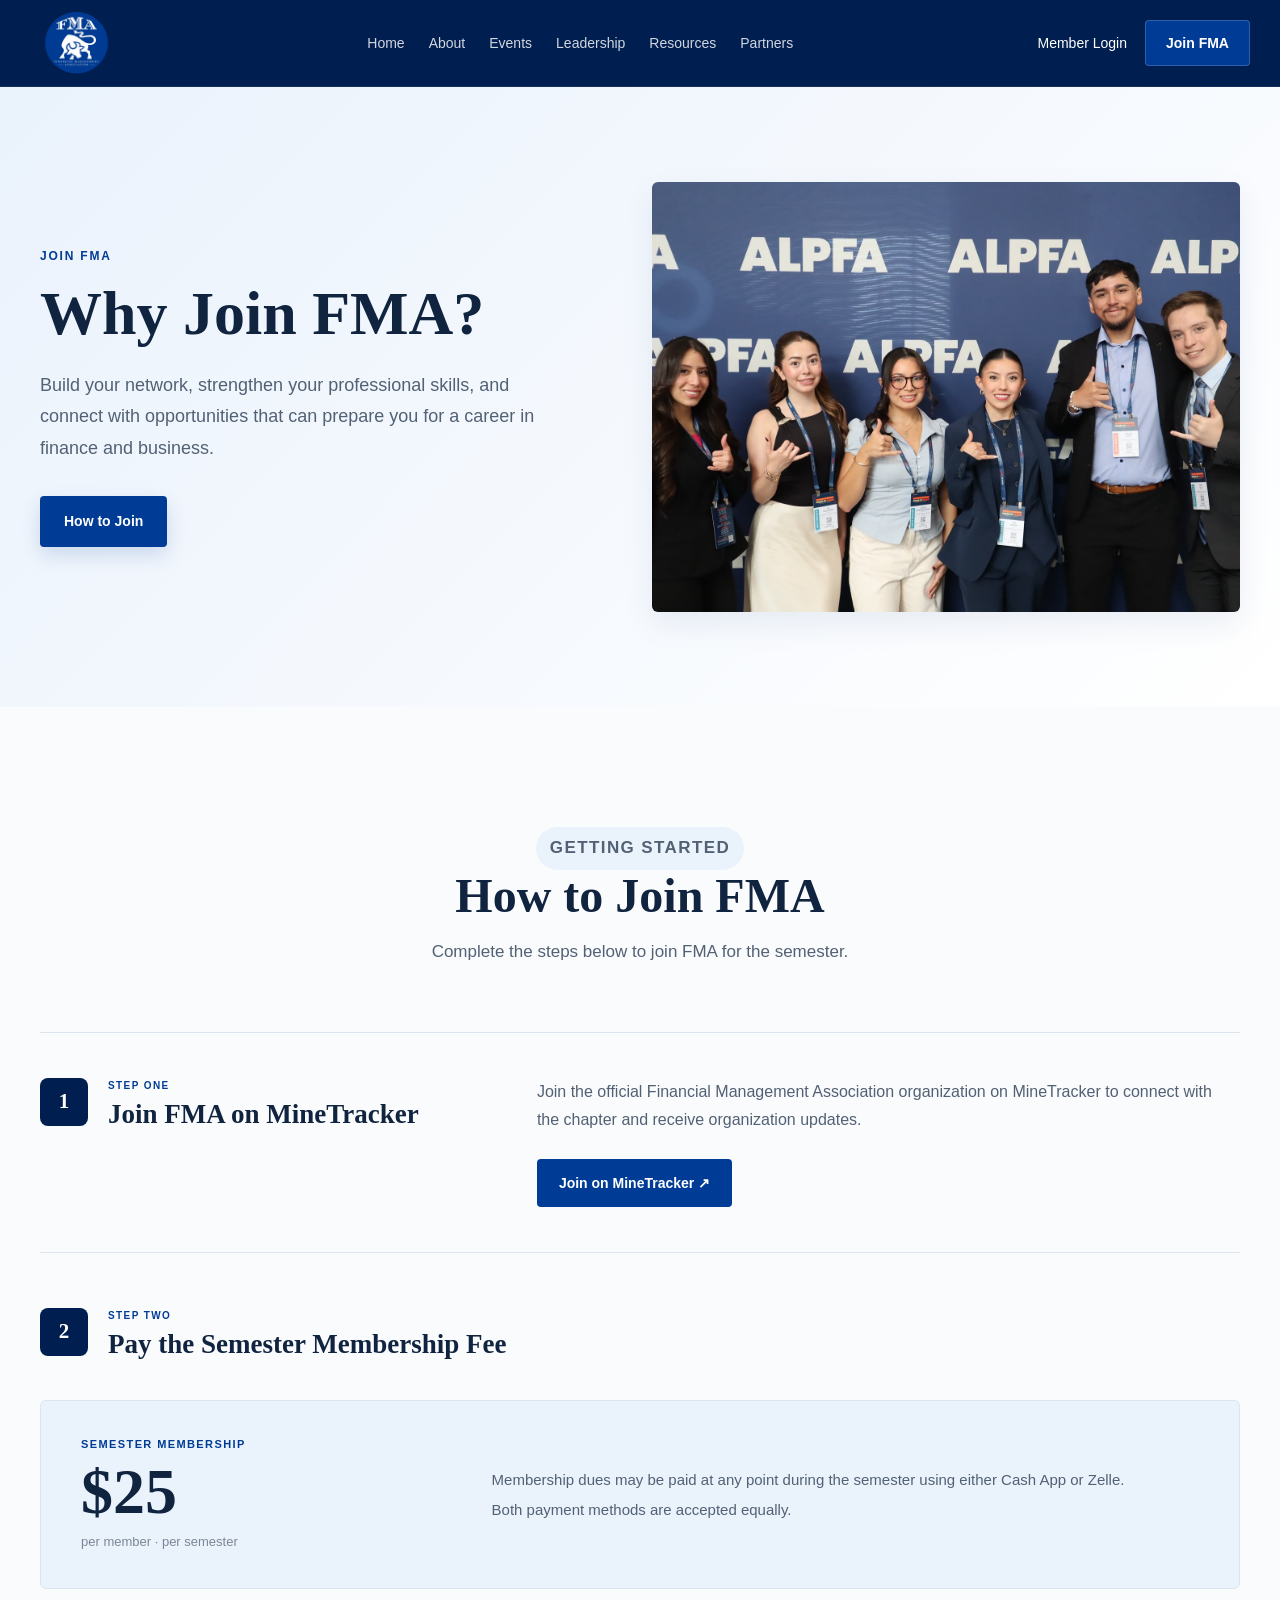
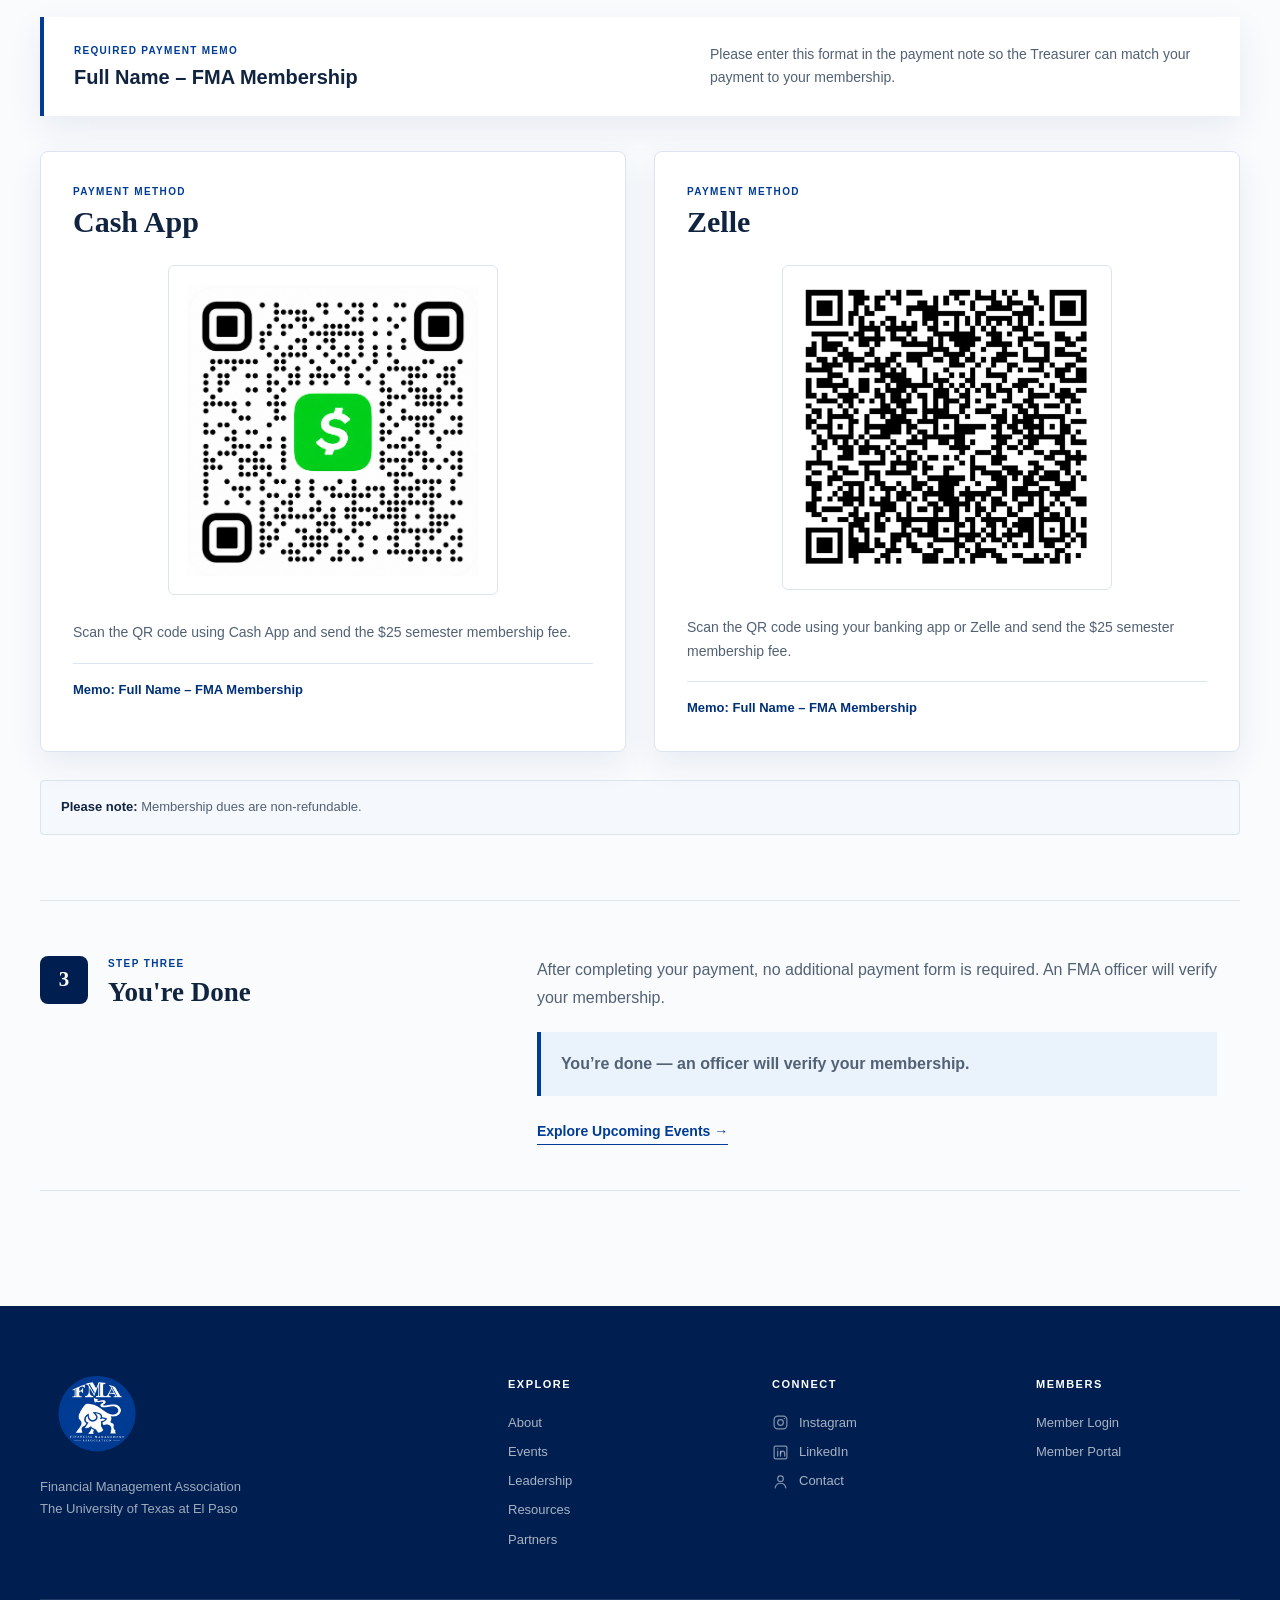
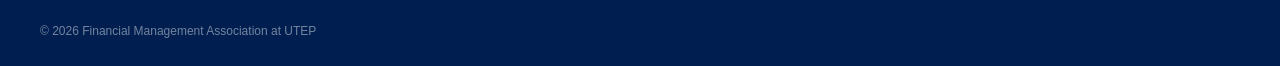
<file: join.html>
<!DOCTYPE html>
<html lang="en">

<head>

    <meta charset="UTF-8">

    <meta
        name="viewport"
        content="width=device-width, initial-scale=1.0"
    >

    <meta
        name="description"
        content="Join the Financial Management Association at The University of Texas at El Paso."
    >

    <title>
        Join FMA | FMA UTEP
    </title>

    <link
        rel="stylesheet"
        href="css/styles-new.css"

    >

</head>


<body>


    <!-- =====================================================
         NAVIGATION
    ====================================================== -->

    <header class="navbar">

        <div class="nav-container">

            <a
                href="index.html"
                class="logo"
                aria-label="FMA UTEP Home"
            >
                <img
                    src="assets/logos/fma-logo.png"
                    alt="Financial Management Association at UTEP"
                >
            </a>


            <nav
                class="nav-links"
                aria-label="Main navigation"
            >

                <a href="index.html">
                    Home
                </a>

                <a href="index.html#about">
                    About
                </a>

                <a href="events.html">
                    Events
                </a>

                <a href="leadership.html">
                    Leadership
                </a>

                <a href="resources.html">
                    Resources
                </a>

                <a href="index.html#partners">
                    Partners
                </a>

            </nav>


            <div class="nav-actions">

                <a
                    href="#"
                    class="member-login"
                >
                    Member Login
                </a>

                <a
                    href="join.html"
                    class="join-button"
                    aria-current="page"
                >
                    Join FMA
                </a>

            </div>

        </div>

    </header>



    <main>


        <!-- =====================================================
             WHY JOIN FMA
        ====================================================== -->

        <section class="join-intro">

            <div class="join-container join-intro-grid">


                <!-- TEXT -->

                <div class="join-intro-content">

                    <p class="section-eyebrow">
                        JOIN FMA
                    </p>


                    <h1>
                        Why Join FMA?
                    </h1>


                    <p class="join-intro-description">

                        Build your network, strengthen your professional
                        skills, and connect with opportunities that can
                        prepare you for a career in finance and business.

                    </p>


                    <a
                        href="#how-to-join"
                        class="join-hero-button"
                    >
                        How to Join
                    </a>

                </div>



                <!-- IMAGE -->

                <div class="join-intro-image">

                    <!--
                    Replace this placeholder later with:

                    <img
                        src="assets/images/fma-networking.jpg"
                        alt="FMA students networking at an event"
                    >
                    -->

                    <div class="join-intro-image">
    <img
        src="assets/images/home/fma-networking.jpg"
        alt="FMA students networking at an event"
    >
</div>

                </div>


            </div>

        </section>



        <!-- =====================================================
             HOW TO JOIN FMA
        ====================================================== -->

        <section
            class="join-how"
            id="how-to-join"
        >

            <div class="join-container">


                <!-- HEADING -->

                <div class="join-how-heading">

                    <p class="join-how-label">
                        GETTING STARTED
                    </p>


                    <h2>
                        How to Join FMA
                    </h2>


                    <p>

                        Complete the steps below to join FMA for the semester.

                    </p>

                </div>



                <!-- =================================================
                     STEP 1
                ================================================== -->

                <div class="join-step-section">

                    <div class="join-step-heading">

                        <div class="join-how-number">
                            1
                        </div>


                        <div>

                            <p class="join-step-kicker">
                                STEP ONE
                            </p>

                            <h3>
                                Join FMA on MineTracker
                            </h3>

                        </div>

                    </div>


                    <div class="join-step-body">

                        <p>

                            Join the official Financial Management Association
                            organization on MineTracker to connect with the
                            chapter and receive organization updates.

                        </p>


                        <a
                            href="https://minetracker.utep.edu/organization/fma"
                            target="_blank"
                            rel="noopener noreferrer"
                            class="join-action-button"
                        >
                            Join on MineTracker ↗
                        </a>

                    </div>

                </div>



                <!-- =================================================
                     STEP 2 — PAYMENT
                ================================================== -->

                <div class="join-step-section payment-step">

                    <div class="join-step-heading">

                        <div class="join-how-number">
                            2
                        </div>


                        <div>

                            <p class="join-step-kicker">
                                STEP TWO
                            </p>

                            <h3>
                                Pay the Semester Membership Fee
                            </h3>

                        </div>

                    </div>



                    <div class="payment-intro">

                        <div>

                            <p class="payment-label">
                                SEMESTER MEMBERSHIP
                            </p>

                            <p class="payment-price">
                                $25
                            </p>

                            <p class="payment-price-note">
                                per member · per semester
                            </p>

                        </div>


                        <div class="payment-intro-copy">

                            <p>

                                Membership dues may be paid at any point
                                during the semester using either Cash App
                                or Zelle.

                            </p>

                            <p>

                                Both payment methods are accepted equally.

                            </p>

                        </div>

                    </div>



                    <!-- PAYMENT MEMO -->

                    <div class="payment-memo">

                        <div>

                            <p class="payment-memo-label">
                                REQUIRED PAYMENT MEMO
                            </p>

                            <h4>
                                Full Name – FMA Membership
                            </h4>

                        </div>


                        <p>

                            Please enter this format in the payment note
                            so the Treasurer can match your payment to
                            your membership.

                        </p>

                    </div>



                    <!-- PAYMENT OPTIONS -->

                    <div class="payment-options">


                        <!-- CASH APP -->

                        <article class="payment-card">

                            <div class="payment-card-header">

                                <p class="payment-method-label">
                                    PAYMENT METHOD
                                </p>

                                <h4>
                                    Cash App
                                </h4>

                            </div>


                            <div class="payment-qr">

                                <img
                                    src="assets/images/cashapp-qr.png"
                                    alt="Cash App QR code for FMA membership payment"
                                >

                            </div>


                            <p class="payment-card-description">

                                Scan the QR code using Cash App and send
                                the $25 semester membership fee.

                            </p>


                            <p class="payment-card-reminder">

                                Memo: Full Name – FMA Membership

                            </p>

                        </article>



                        <!-- ZELLE -->

                        <article class="payment-card">

                            <div class="payment-card-header">

                                <p class="payment-method-label">
                                    PAYMENT METHOD
                                </p>

                                <h4>
                                    Zelle
                                </h4>

                            </div>


                            <div class="payment-qr">

                                <img
                                    src="assets/images/zelle-qr.png"
                                    alt="Zelle QR code for FMA membership payment"
                                >

                            </div>


                            <p class="payment-card-description">

                                Scan the QR code using your banking app
                                or Zelle and send the $25 semester
                                membership fee.

                            </p>


                            <p class="payment-card-reminder">

                                Memo: Full Name – FMA Membership

                            </p>

                        </article>


                    </div>



                    <!-- PAYMENT NOTICE -->

                    <div class="payment-notice">

                        <strong>
                            Please note:
                        </strong>

                        Membership dues are non-refundable.

                    </div>

                </div>



                <!-- =================================================
                     STEP 3
                ================================================== -->

                <div class="join-step-section join-complete">

                    <div class="join-step-heading">

                        <div class="join-how-number">
                            3
                        </div>


                        <div>

                            <p class="join-step-kicker">
                                STEP THREE
                            </p>

                            <h3>
                                You're Done
                            </h3>

                        </div>

                    </div>


                    <div class="join-step-body">

                        <p>

                            After completing your payment, no additional
                            payment form is required. An FMA officer will
                            verify your membership.

                        </p>


                        <p class="verification-note">

                            You’re done — an officer will verify your membership.

                        </p>


                        <a
                            href="events.html"
                            class="join-text-link"
                        >
                            Explore Upcoming Events →
                        </a>

                    </div>

                </div>


            </div>

        </section>


    </main>



    <!-- =====================================================
         FOOTER
    ====================================================== -->

    <footer
        class="site-footer"
        id="footer"
    >

        <div class="footer-container">


            <!-- BRAND -->

            <div class="footer-brand">

                <a
                    href="index.html"
                    class="footer-logo"
                    aria-label="FMA UTEP Home"
                >

                    <img
                        src="assets/logos/fma-logo.png"
                        alt="Financial Management Association at UTEP"
                    >

                </a>


                <p>
                    Financial Management Association
                </p>

                <p>
                    The University of Texas at El Paso
                </p>

            </div>



            <!-- EXPLORE -->

            <div class="footer-column">

                <h3>
                    Explore
                </h3>

                <a href="index.html#about">
                    About
                </a>

                <a href="events.html">
                    Events
                </a>

                <a href="leadership.html">
                    Leadership
                </a>

                <a href="resources.html">
                    Resources
                </a>

                <a href="index.html#partners">
                    Partners
                </a>

            </div>



            <!-- CONNECT -->

            <div class="footer-column">

                <h3>
                    Connect
                </h3>


                <a
                    href="https://www.instagram.com/fmautep/"
                    target="_blank"
                    rel="noopener noreferrer"
                    class="footer-social-link"
                >

                    <svg
                        viewBox="0 0 24 24"
                        aria-hidden="true"
                    >
                        <rect
                            x="3"
                            y="3"
                            width="18"
                            height="18"
                            rx="5"
                        ></rect>

                        <circle
                            cx="12"
                            cy="12"
                            r="4"
                        ></circle>

                        <circle
                            cx="17.5"
                            cy="6.5"
                            r="1"
                            class="icon-fill"
                        ></circle>
                    </svg>

                    <span>
                        Instagram
                    </span>

                </a>



                <a
                    href="https://www.linkedin.com/company/financial-management-association-at-utep/"
                    target="_blank"
                    rel="noopener noreferrer"
                    class="footer-social-link"
                >

                    <svg
                        viewBox="0 0 24 24"
                        aria-hidden="true"
                    >
                        <rect
                            x="3"
                            y="3"
                            width="18"
                            height="18"
                            rx="2"
                        ></rect>

                        <line
                            x1="8"
                            y1="10"
                            x2="8"
                            y2="17"
                        ></line>

                        <line
                            x1="8"
                            y1="7"
                            x2="8.01"
                            y2="7"
                        ></line>

                        <path
                            d="M12 17v-7"
                        ></path>

                        <path
                            d="M12 13.5c0-2 1.2-3.5 3-3.5 2 0 3 1.4 3 4v3"
                        ></path>
                    </svg>

                    <span>
                        LinkedIn
                    </span>

                </a>



                <a
                    href="https://minetracker.utep.edu/organization/fma"
                    target="_blank"
                    rel="noopener noreferrer"
                    class="footer-social-link"
                >

                    <svg
                        viewBox="0 0 24 24"
                        aria-hidden="true"
                    >
                        <circle
                            cx="12"
                            cy="8"
                            r="4"
                        ></circle>

                        <path
                            d="M4.5 21c.8-4.1 3.5-6.5 7.5-6.5s6.7 2.4 7.5 6.5"
                        ></path>
                    </svg>

                    <span>
                        Contact
                    </span>

                </a>

            </div>



            <!-- MEMBERS -->

            <div class="footer-column">

                <h3>
                    Members
                </h3>

                <a href="#">
                    Member Login
                </a>

                <a href="#">
                    Member Portal
                </a>

            </div>


        </div>



        <div class="footer-bottom">

            <p>
                © 2026 Financial Management Association at UTEP
            </p>

        </div>

    </footer>


</body>

</html>
</file>
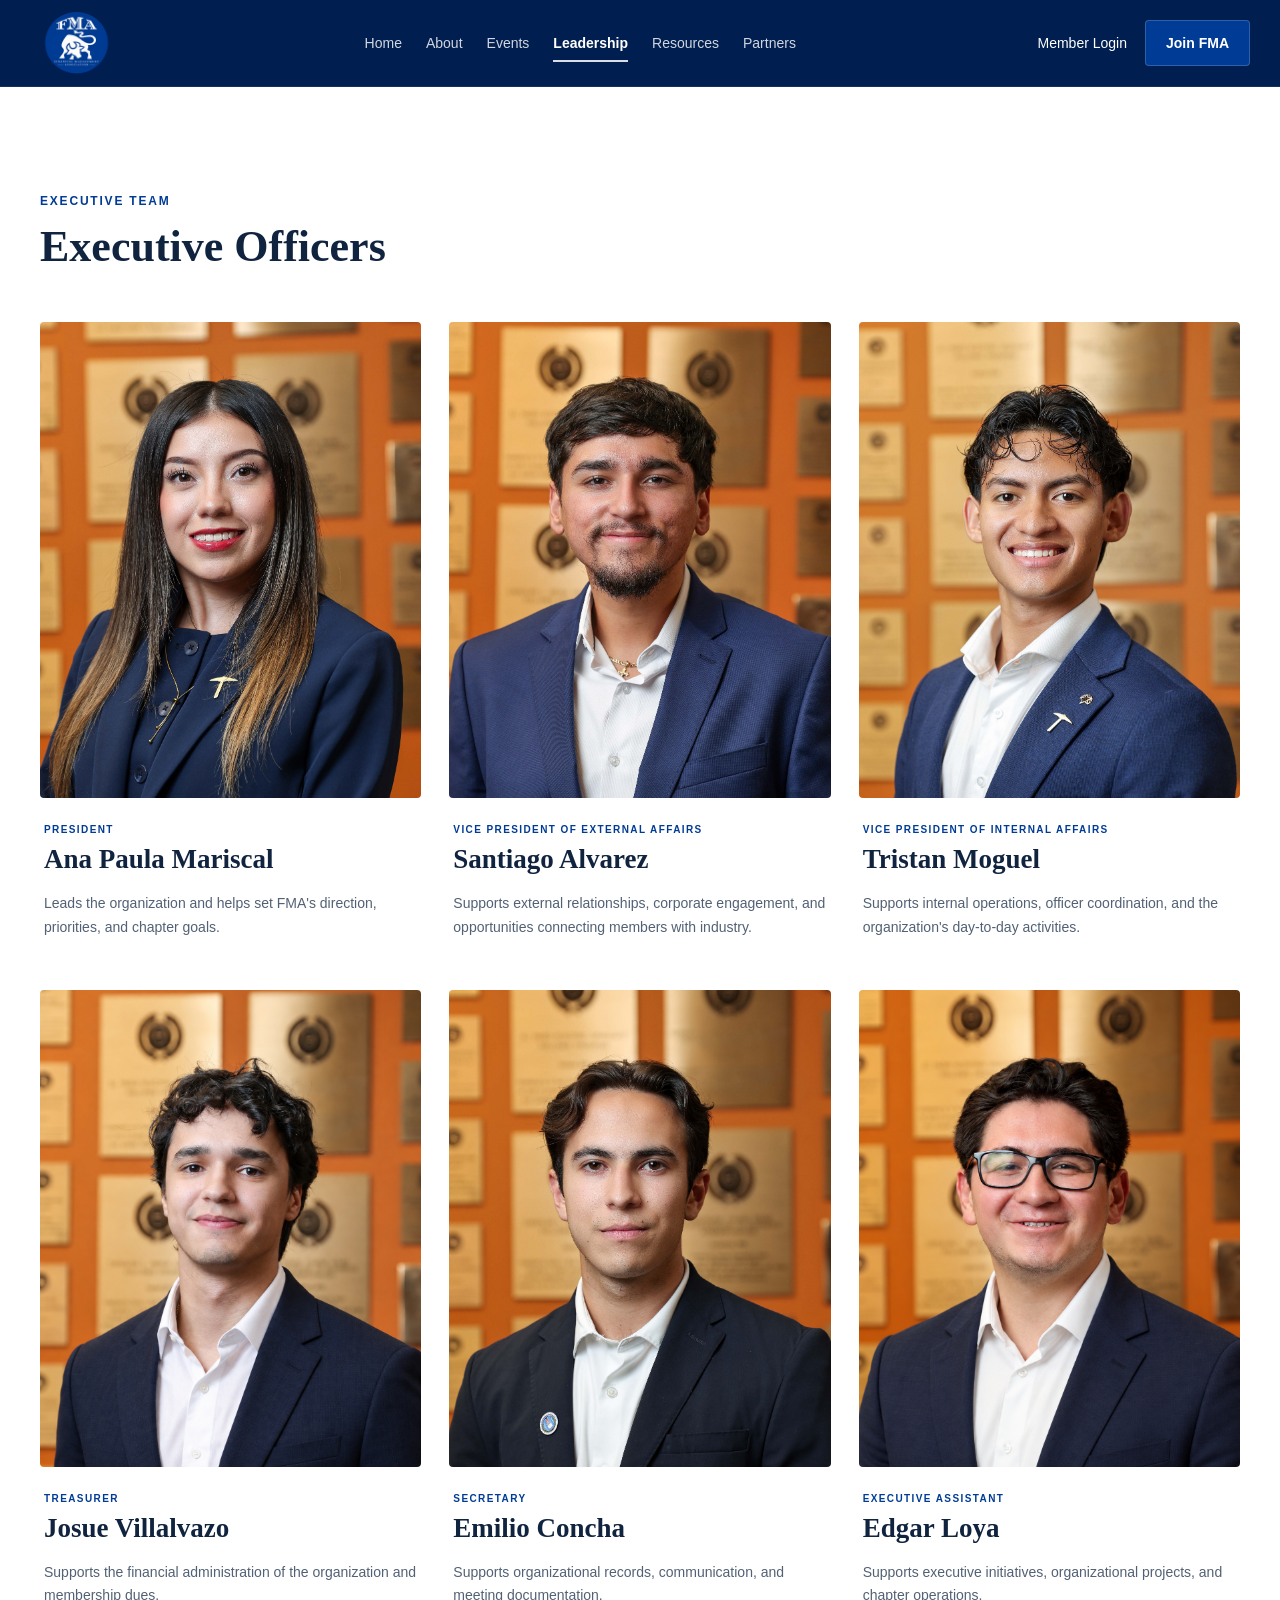
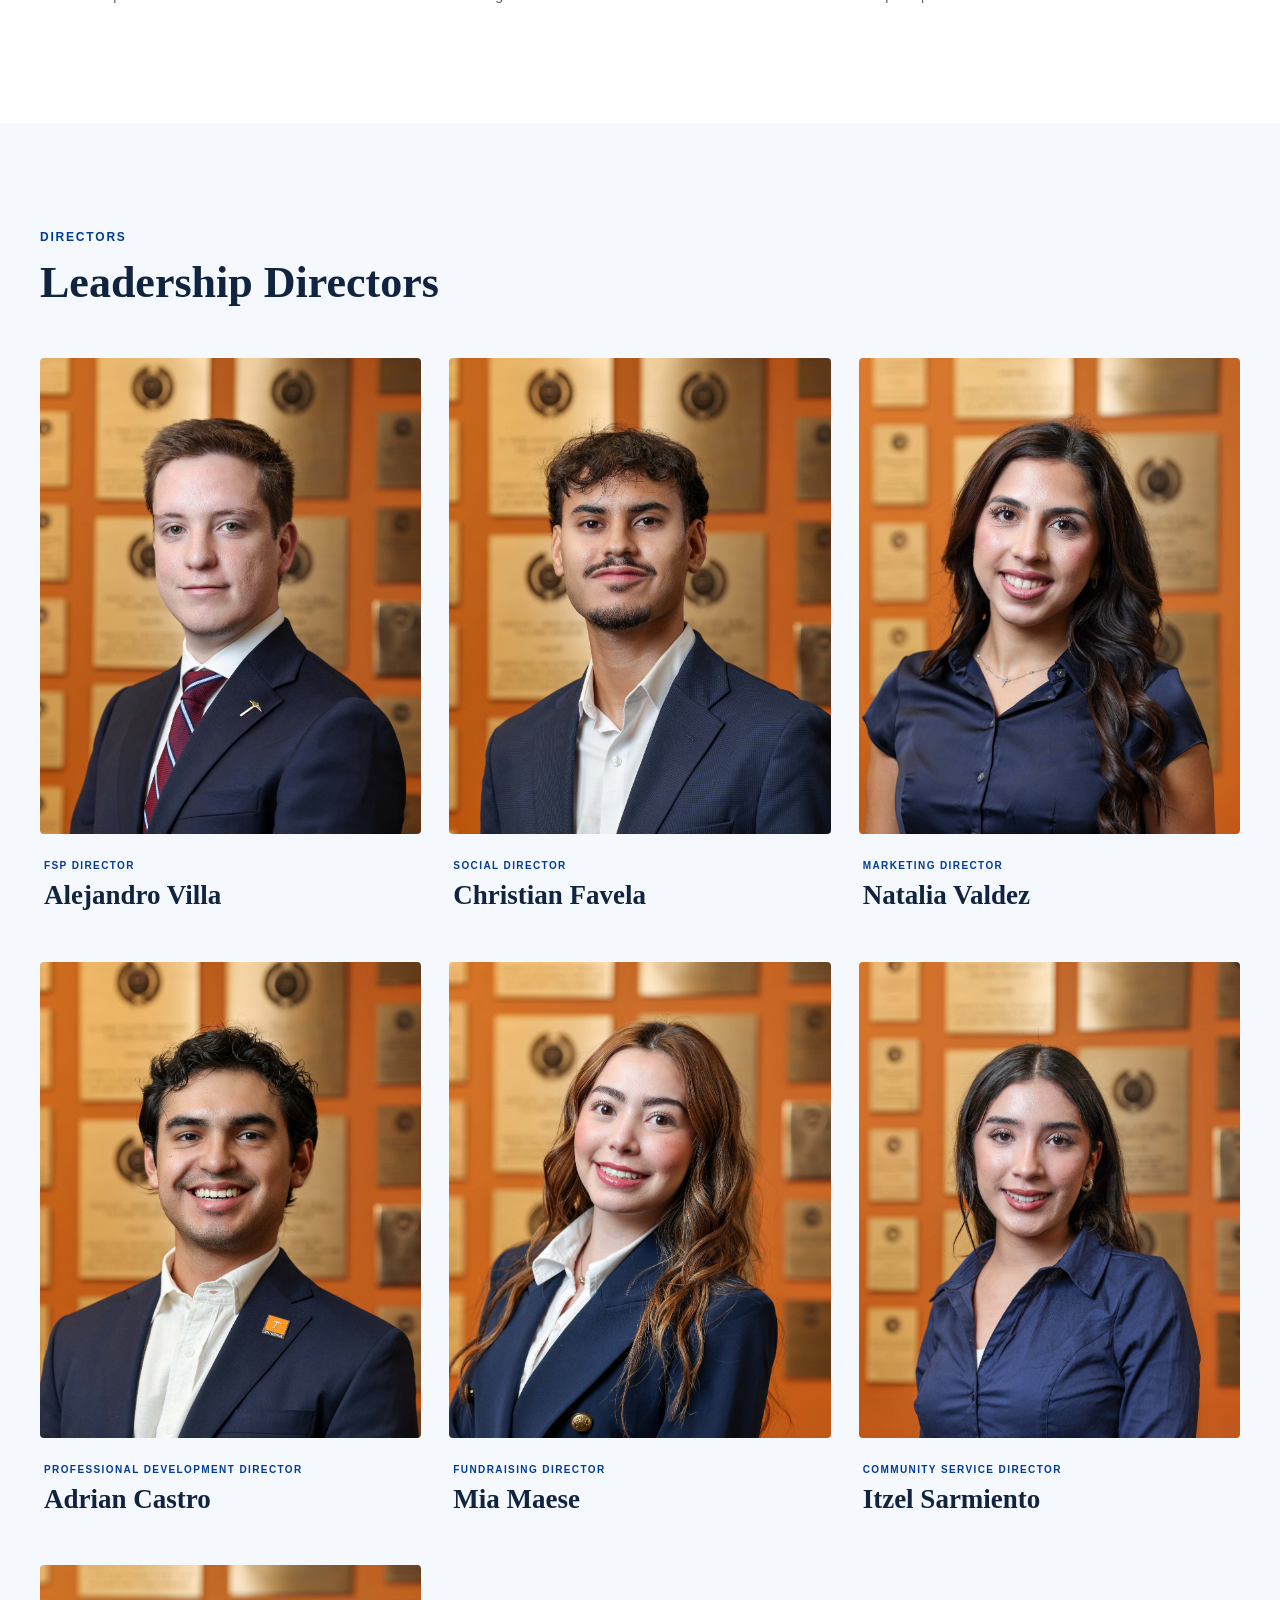
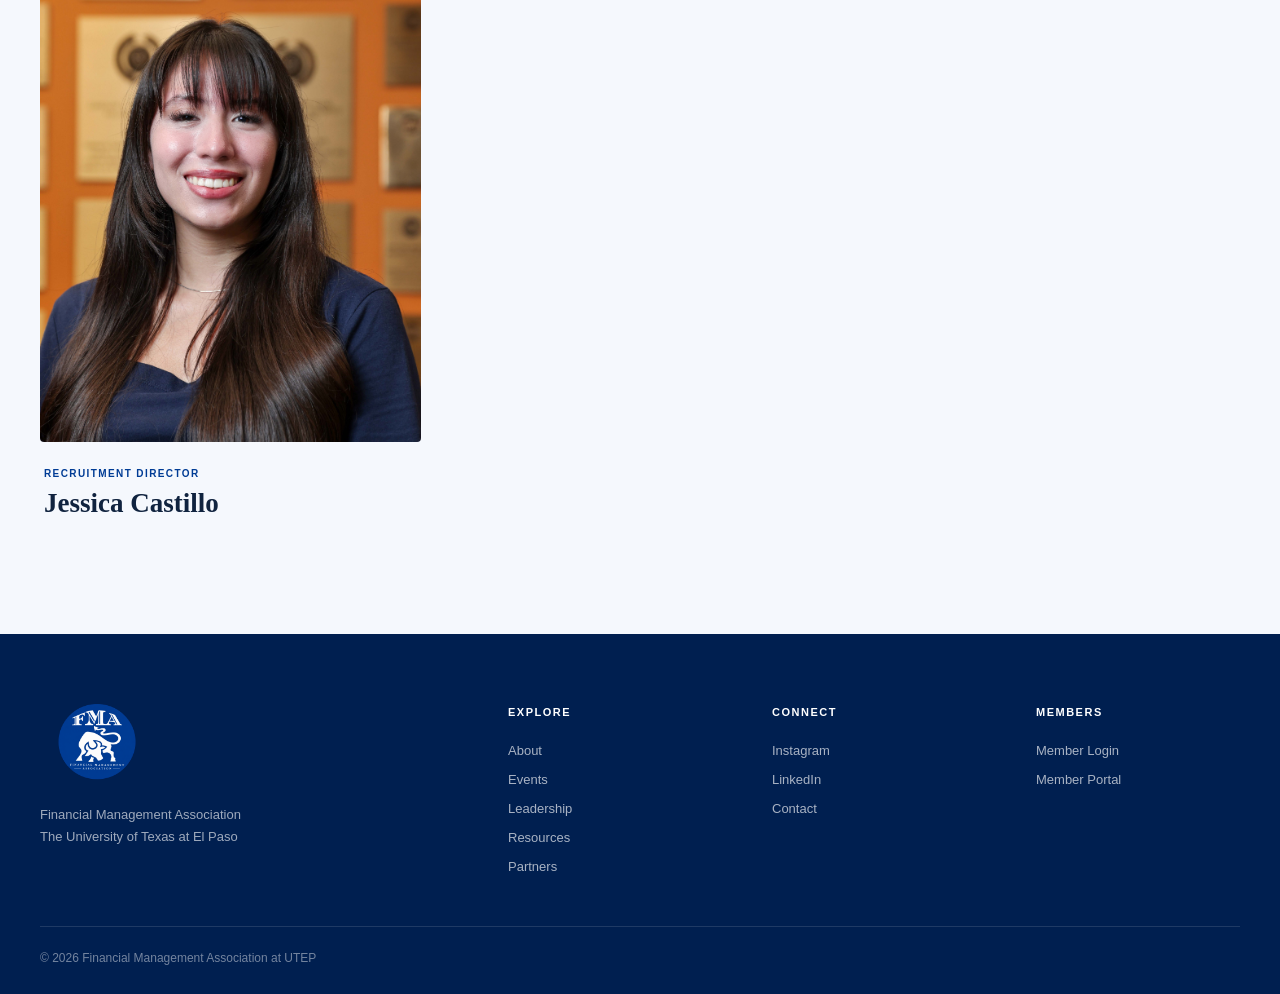
<file: leadership.html>
<!DOCTYPE html>
<html lang="en">

<head>

    <meta charset="UTF-8">

    <meta
        name="viewport"
        content="width=device-width, initial-scale=1.0"
    >

    <meta
        name="description"
        content="Meet the student leaders of the Financial Management Association at The University of Texas at El Paso."
    >

    <title>
        Leadership | FMA UTEP
    </title>

    <link
        rel="stylesheet"
        href="css/styles-new.css"

    >

</head>


<body>


    <!-- =====================================================
         NAVIGATION
    ====================================================== -->

    <header class="navbar">

        <div class="nav-container">


            <!-- FMA LOGO -->

            <a
                href="index.html"
                class="logo"
                aria-label="FMA UTEP Home"
            >

                <img
                    src="assets/logos/fma-logo.png"
                    alt="Financial Management Association at UTEP"
                >

            </a>



            <!-- MAIN NAVIGATION -->

            <nav
                class="nav-links"
                aria-label="Main navigation"
            >

                <a href="index.html">
                    Home
                </a>

                <a href="index.html#about">
                    About
                </a>

                <a href="events.html">
                    Events
                </a>

                <a
                    href="leadership.html"
                    class="active"
                    aria-current="page"
                >
                    Leadership
                </a>

                <a href="resources.html">
                    Resources
                </a>

                <a href="index.html#partners">
                    Partners
                </a>

            </nav>



            <!-- NAV ACTIONS -->

            <div class="nav-actions">

                <a
                    href="#"
                    class="member-login"
                >
                    Member Login
                </a>

                <a
                    href="join.html"
                    class="join-button"
                >
                    Join FMA
                </a>

            </div>

        </div>

    </header>



    <main>

</section>



        <!-- =====================================================
             EXECUTIVE BOARD
        ====================================================== -->

<section class="leadership-section">

    <div class="leadership-container">

        <div class="leadership-section-heading">
            <p class="leadership-kicker">EXECUTIVE TEAM</p>
            <h2>Executive Officers</h2>
        </div>


        <div class="executive-grid">


            <!-- PRESIDENT -->

            <article class="leader-card">

                <div class="leader-photo">
                    <img
                        src="assets/images/leadership/president.jpg"
                        alt="FMA President"
                    >
                </div>

                <div class="leader-info">

                    <p class="leader-role">
                        PRESIDENT
                    </p>

                    <h3>
                        Ana Paula Mariscal
                    </h3>

                    <p class="leader-description">
                        Leads the organization and helps set FMA's direction,
                        priorities, and chapter goals.
                    </p>

                </div>

            </article>



            <!-- VP EXTERNAL -->

            <article class="leader-card">

                <div class="leader-photo">
                    <img
                        src="assets/images/leadership/vp-external.jpg"
                        alt="FMA Vice President of External Affairs"
                    >
                </div>

                <div class="leader-info">

                    <p class="leader-role">
                        VICE PRESIDENT OF EXTERNAL AFFAIRS
                    </p>

                    <h3>
                        Santiago Alvarez
                    </h3>

                    <p class="leader-description">
                        Supports external relationships, corporate engagement,
                        and opportunities connecting members with industry.
                    </p>

                </div>

            </article>



            <!-- VP INTERNAL -->

            <article class="leader-card">

                <div class="leader-photo">
                    <img
                        src="assets/images/leadership/vp-internal.jpg"
                        alt="FMA Vice President of Internal Affairs"
                    >
                </div>

                <div class="leader-info">

                    <p class="leader-role">
                        VICE PRESIDENT OF INTERNAL AFFAIRS
                    </p>

                    <h3>
                        Tristan Moguel
                    </h3>

                    <p class="leader-description">
                        Supports internal operations, officer coordination,
                        and the organization's day-to-day activities.
                    </p>

                </div>

            </article>



            <!-- TREASURER -->

            <article class="leader-card">

                <div class="leader-photo">
                    <img
                        src="assets/images/leadership/treasurer.jpg"
                        alt="FMA Treasurer"
                    >
                </div>

                <div class="leader-info">

                    <p class="leader-role">
                        TREASURER
                    </p>

                    <h3>
                        Josue Villalvazo
                    </h3>

                    <p class="leader-description">
                        Supports the financial administration of the
                        organization and membership dues.
                    </p>

                </div>

            </article>



            <!-- SECRETARY -->

            <article class="leader-card">

                <div class="leader-photo">
                    <img
                        src="assets/images/leadership/secretary.jpg"
                        alt="FMA Secretary"
                    >
                </div>

                <div class="leader-info">

                    <p class="leader-role">
                        SECRETARY
                    </p>

                    <h3>
                        Emilio Concha
                    </h3>

                    <p class="leader-description">
                        Supports organizational records, communication,
                        and meeting documentation.
                    </p>

                </div>

            </article>



            <!-- EXECUTIVE ASSISTANT -->

            <article class="leader-card">

                <div class="leader-photo">
                    <img
                        src="assets/images/leadership/executive-assistant.jpg"
                        alt="FMA Executive Assistant"
                    >
                </div>

                <div class="leader-info">

                    <p class="leader-role">
                        EXECUTIVE ASSISTANT
                    </p>

                    <h3>
                        Edgar Loya
                    </h3>

                    <p class="leader-description">
                        Supports executive initiatives, organizational
                        projects, and chapter operations.
                    </p>

                </div>

            </article>


        </div>

    </div>

</section>



        <!-- =====================================================
             BOARD OF DIRECTORS
        ====================================================== -->

        <section class="leadership-section leadership-directors">

    <div class="leadership-container">

        <div class="leadership-section-heading">
            <p class="leadership-kicker">DIRECTORS</p>
            <h2>Leadership Directors</h2>
        </div>


        <div class="director-grid">


            <!-- FSP DIRECTOR -->

            <article class="leader-card">

                <div class="leader-photo">
                    <img
                        src="assets/images/leadership/fsp-director.jpg"
                        alt="FMA FSP Director"
                    >
                </div>

                <div class="leader-info">
                    <p class="leader-role">FSP DIRECTOR</p>
                    <h3>Alejandro Villa</h3>
                </div>

            </article>



            <!-- SOCIAL DIRECTOR -->

            <article class="leader-card">

                <div class="leader-photo">
                    <img
                        src="assets/images/leadership/social-director.jpg"
                        alt="FMA Social Director"
                    >
                </div>

                <div class="leader-info">
                    <p class="leader-role">SOCIAL DIRECTOR</p>
                    <h3>Christian Favela</h3>
                </div>

            </article>



            <!-- MARKETING DIRECTOR -->

            <article class="leader-card">

                <div class="leader-photo">
                    <img
                        src="assets/images/leadership/marketing-director.jpg"
                        alt="FMA Marketing Director"
                    >
                </div>

                <div class="leader-info">
                    <p class="leader-role">MARKETING DIRECTOR</p>
                    <h3>Natalia Valdez</h3>
                </div>

            </article>



            <!-- PROFESSIONAL DEVELOPMENT DIRECTOR -->

            <article class="leader-card">

                <div class="leader-photo">
                    <img
                        src="assets/images/leadership/professional-development-director.jpg"
                        alt="FMA Professional Development Director"
                    >
                </div>

                <div class="leader-info">
                    <p class="leader-role">
                        PROFESSIONAL DEVELOPMENT DIRECTOR
                    </p>

                    <h3>
                        Adrian Castro
                    </h3>
                </div>

            </article>



            <!-- FUNDRAISING DIRECTOR -->

            <article class="leader-card">

                <div class="leader-photo">
                    <img
                        src="assets/images/leadership/fundraising-director.jpg"
                        alt="FMA Fundraising Director"
                    >
                </div>

                <div class="leader-info">
                    <p class="leader-role">FUNDRAISING DIRECTOR</p>
                    <h3>Mia Maese</h3>
                </div>

            </article>



            <!-- COMMUNITY SERVICE DIRECTOR -->

            <article class="leader-card">

                <div class="leader-photo">
                    <img
                        src="assets/images/leadership/community-service-director.jpg"
                        alt="FMA Community Service Director"
                    >
                </div>

                <div class="leader-info">
                    <p class="leader-role">
                        COMMUNITY SERVICE DIRECTOR
                    </p>

                    <h3>
                        Itzel Sarmiento
                    </h3>
                </div>

            </article>



            <!-- RECRUITMENT DIRECTOR -->

            <article class="leader-card">

                <div class="leader-photo">
                    <img
                        src="assets/images/leadership/recruitment-director.jpg"
                        alt="FMA Recruitment Director"
                    >
                </div>

                <div class="leader-info">
                    <p class="leader-role">RECRUITMENT DIRECTOR</p>
                    <h3>Jessica Castillo</h3>
                </div>

            </article>


        </div>

    </div>

</section>

    </main>



    <!-- =====================================================
         FOOTER
    ====================================================== -->

    <footer class="site-footer">

        <div class="footer-container">


            <!-- BRAND -->

            <div class="footer-brand">

                <a
                    href="index.html"
                    class="footer-logo"
                    aria-label="FMA UTEP Home"
                >

                    <img
                        src="assets/logos/fma-logo.png"
                        alt="Financial Management Association at UTEP"
                    >

                </a>


                <p>
                    Financial Management Association
                </p>

                <p>
                    The University of Texas at El Paso
                </p>

            </div>



            <!-- EXPLORE -->

            <div class="footer-column">

                <h3>
                    Explore
                </h3>

                <a href="index.html#about">
                    About
                </a>

                <a href="events.html">
                    Events
                </a>

                <a href="leadership.html">
                    Leadership
                </a>

                <a href="resources.html">
                    Resources
                </a>

                <a href="index.html#partners">
                    Partners
                </a>

            </div>



            <!-- CONNECT -->

            <div class="footer-column">

                <h3>
                    Connect
                </h3>

                <a href="#">
                    Instagram
                </a>

                <a href="#">
                    LinkedIn
                </a>

                <a href="#">
                    Contact
                </a>

            </div>



            <!-- MEMBERS -->

            <div class="footer-column">

                <h3>
                    Members
                </h3>

                <a href="#">
                    Member Login
                </a>

                <a href="#">
                    Member Portal
                </a>

            </div>


        </div>



        <div class="footer-bottom">

            <p>
                © 2026 Financial Management Association at UTEP
            </p>

        </div>

    </footer>


</body>

</html>
</file>
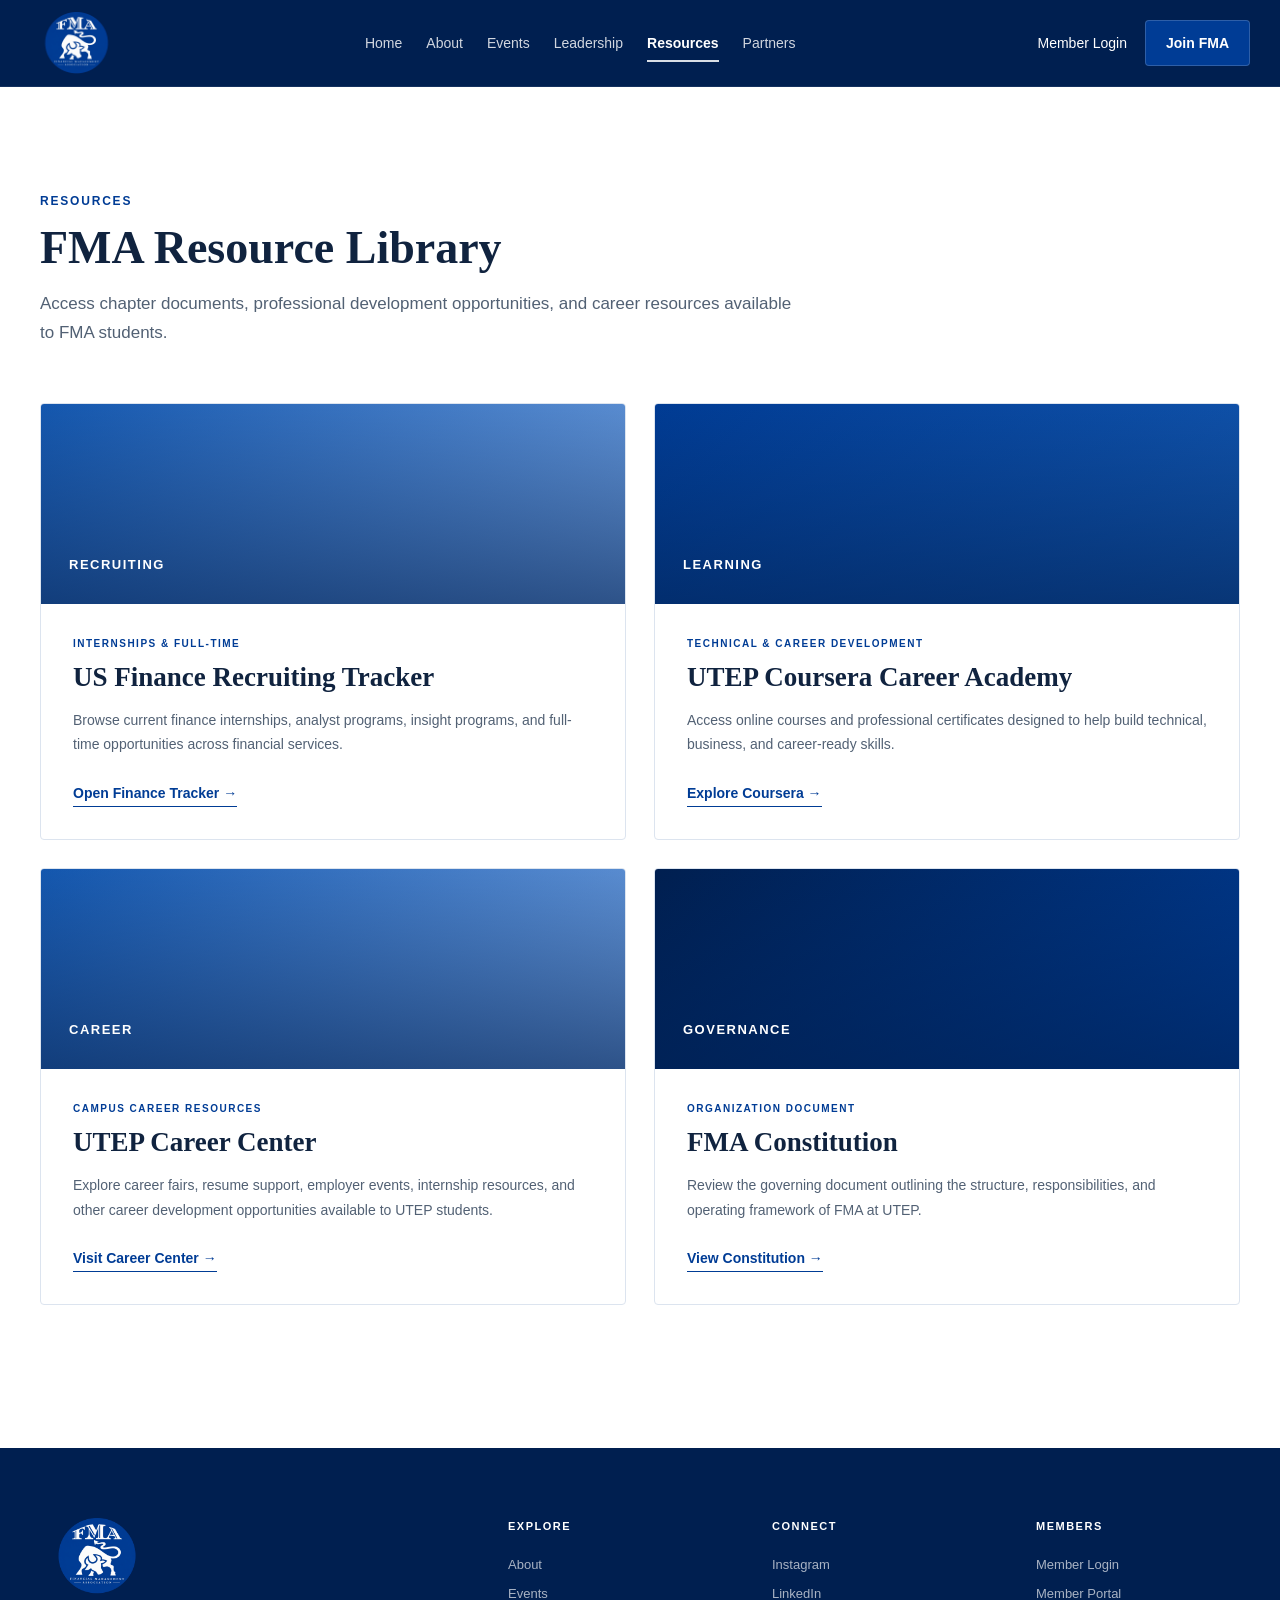
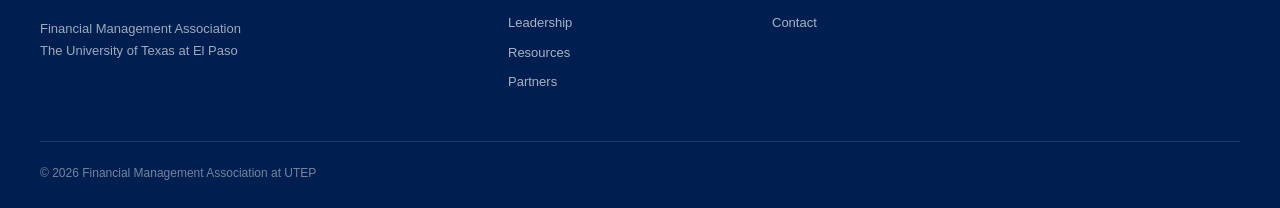
<file: resources.html>
<!DOCTYPE html>
<html lang="en">

<head>

    <meta charset="UTF-8">

    <meta
        name="viewport"
        content="width=device-width, initial-scale=1.0"
    >

    <meta
        name="description"
        content="Resources from the Financial Management Association at The University of Texas at El Paso."
    >

    <title>
        Resources | FMA UTEP
    </title>

    <link
        rel="stylesheet"
        href="css/styles-new.css"

    >

</head>


<body>


    <!-- =====================================================
         NAVIGATION
    ====================================================== -->

    <header class="navbar">

        <div class="nav-container">


            <!-- FMA LOGO -->

            <a
                href="index.html"
                class="logo"
                aria-label="FMA UTEP Home"
            >

                <img
                    src="assets/logos/fma-logo.png"
                    alt="Financial Management Association at UTEP"
                >

            </a>



            <!-- MAIN NAVIGATION -->

            <nav
                class="nav-links"
                aria-label="Main navigation"
            >

                <a href="index.html">
                    Home
                </a>

                <a href="index.html#about">
                    About
                </a>

                <a href="events.html">
                    Events
                </a>

                <a href="leadership.html">
                    Leadership
                </a>

                <a
                    href="resources.html"
                    class="active"
                    aria-current="page"
                >
                    Resources
                </a>

                <a href="index.html#partners">
                    Partners
                </a>

            </nav>



            <!-- NAV ACTIONS -->

            <div class="nav-actions">

                <a
                    href="#"
                    class="member-login"
                >
                    Member Login
                </a>

                <a
                    href="join.html"
                    class="join-button"
                >
                    Join FMA
                </a>

            </div>

        </div>

    </header>



    <main>


        <!-- =====================================================
             RESOURCES
        ====================================================== -->

        <section class="resources-section">

            <div class="resources-container">


                <!-- PAGE HEADING -->

                <div class="resources-intro">

                    <p class="section-eyebrow">
                        RESOURCES
                    </p>

                    <h2>
                        FMA Resource Library
                    </h2>

                    <p>
                        Access chapter documents, professional development
                        opportunities, and career resources available to
                        FMA students.
                    </p>

                </div>



                <!-- =================================================
                     RESOURCE GRID
                ================================================== -->
<div class="resources-grid">


    <!-- FINANCE RECRUITING TRACKER -->

    <article class="resource-card">

        <div class="resource-card-visual resource-career">
            <span>RECRUITING</span>
        </div>

        <div class="resource-card-content">

            <p class="resource-category">
                INTERNSHIPS & FULL-TIME
            </p>

            <h3>
                US Finance Recruiting Tracker
            </h3>

            <p>
                Browse current finance internships, analyst programs,
                insight programs, and full-time opportunities across
                financial services.
            </p>

            <a
                href="https://app.the-trackr.com/us-finance-2027/summer-internships"
                target="_blank"
                rel="noopener noreferrer"
                class="resource-link"
            >
                Open Finance Tracker →
            </a>

        </div>

    </article>



    <!-- COURSERA CAREER ACADEMY -->

    <article class="resource-card">

        <div class="resource-card-visual resource-learning">
            <span>LEARNING</span>
        </div>

        <div class="resource-card-content">

            <p class="resource-category">
                TECHNICAL & CAREER DEVELOPMENT
            </p>

            <h3>
                UTEP Coursera Career Academy
            </h3>

            <p>
                Access online courses and professional certificates
                designed to help build technical, business, and
                career-ready skills.
            </p>

            <a
                href="https://www.coursera.org/career-academy/programs/career-academy-students-83fyf?authProvider=the-university-of-texas-at-el-paso"
                target="_blank"
                rel="noopener noreferrer"
                class="resource-link"
            >
                Explore Coursera →
            </a>

        </div>

    </article>



    <!-- UTEP CAREER CENTER -->

    <article class="resource-card">

        <div class="resource-card-visual resource-career">
            <span>CAREER</span>
        </div>

        <div class="resource-card-content">

            <p class="resource-category">
                CAMPUS CAREER RESOURCES
            </p>

            <h3>
                UTEP Career Center
            </h3>

            <p>
                Explore career fairs, resume support, employer events,
                internship resources, and other career development
                opportunities available to UTEP students.
            </p>

            <a
                href="https://www.utep.edu/student-affairs/careers/"
                target="_blank"
                rel="noopener noreferrer"
                class="resource-link"
            >
                Visit Career Center →
            </a>

        </div>

    </article>



    <!-- FMA CONSTITUTION -->

    <article class="resource-card">

        <div class="resource-card-visual resource-governance">
            <span>GOVERNANCE</span>
        </div>

        <div class="resource-card-content">

            <p class="resource-category">
                ORGANIZATION DOCUMENT
            </p>

            <h3>
                FMA Constitution
            </h3>

            <p>
                Review the governing document outlining the structure,
                responsibilities, and operating framework of FMA at UTEP.
            </p>

            <a
                href="assets/documents/fma-constitution.pdf"
                target="_blank"
                rel="noopener noreferrer"
                class="resource-link"
            >
                View Constitution →
            </a>

        </div>

    </article>   

    <div>
        
    </div>
        </section>


    </main>



    <!-- =====================================================
         FOOTER
    ====================================================== -->

    <footer class="site-footer">

        <div class="footer-container">


            <!-- BRAND -->

            <div class="footer-brand">

                <a
                    href="index.html"
                    class="footer-logo"
                    aria-label="FMA UTEP Home"
                >

                    <img
                        src="assets/logos/fma-logo.png"
                        alt="Financial Management Association at UTEP"
                    >

                </a>


                <p>
                    Financial Management Association
                </p>

                <p>
                    The University of Texas at El Paso
                </p>

            </div>



            <!-- EXPLORE -->

            <div class="footer-column">

                <h3>
                    Explore
                </h3>

                <a href="index.html#about">
                    About
                </a>

                <a href="events.html">
                    Events
                </a>

                <a href="leadership.html">
                    Leadership
                </a>

                <a href="resources.html">
                    Resources
                </a>

                <a href="index.html#partners">
                    Partners
                </a>

            </div>



            <!-- CONNECT -->

            <div class="footer-column">

                <h3>
                    Connect
                </h3>

                <a href="#">
                    Instagram
                </a>

                <a href="#">
                    LinkedIn
                </a>

                <a href="#">
                    Contact
                </a>

            </div>



            <!-- MEMBERS -->

            <div class="footer-column">

                <h3>
                    Members
                </h3>

                <a href="#">
                    Member Login
                </a>

                <a href="#">
                    Member Portal
                </a>

            </div>


        </div>



        <div class="footer-bottom">

            <p>
                © 2026 Financial Management Association at UTEP
            </p>

        </div>

    </footer>


</body>

</html>
</file>
<file: css/styles-new.css>
/* =========================================================
   FMA UTEP WEBSITE
   MASTER STYLESHEET
   =========================================================
   Part 1: Brand, global styles, navigation, homepage hero,
   statistics, and Why FMA.

   Primary FMA blue: #003C95
   ========================================================= */


/* =========================================================
   1. BRAND SYSTEM
   ========================================================= */

:root {
    /* Core FMA blues */
    --fma-blue: #003C95;
    --fma-blue-mid: #1458B0;
    --fma-blue-dark: #003078;
    --fma-blue-deep: #001F50;

    /* Light brand surfaces */
    --fma-blue-light: #EAF2FC;
    --fma-blue-soft: #F5F8FD;

    /* Neutrals */
    --white: #FFFFFF;
    --off-white: #FAFBFD;
    --text-dark: #10233F;
    --text-body: #526174;
    --text-muted: #7B8796;
    --border: #DCE4EF;

    /* Layout */
    --page-width: 1200px;
    --page-gutter: 30px;

    /* Corners */
    --radius-sm: 4px;
    --radius-md: 6px;
    --radius-lg: 8px;

    /* Shadows */
    --shadow-soft: 0 12px 32px rgba(0, 48, 120, 0.08);
    --shadow-card: 0 16px 40px rgba(0, 48, 120, 0.12);

    /* Motion */
    --transition: 0.25s ease;
}


/* =========================================================
   2. RESET / GLOBAL
   ========================================================= */

*,
*::before,
*::after {
    box-sizing: border-box;
}

* {
    margin: 0;
    padding: 0;
}

html {
    scroll-behavior: smooth;
}

body {
    min-height: 100vh;
    overflow-x: hidden;
    background-color: var(--white);
    color: var(--text-dark);
    font-family: Arial, Helvetica, sans-serif;
    line-height: 1.6;
    -webkit-font-smoothing: antialiased;
    text-rendering: optimizeLegibility;
}

main {
    display: block;
}

img,
svg {
    max-width: 100%;
}

img {
    display: block;
}

a {
    color: inherit;
    transition:
        color var(--transition),
        background-color var(--transition),
        border-color var(--transition),
        box-shadow var(--transition),
        opacity var(--transition),
        transform var(--transition);
}

button,
input,
textarea,
select {
    font: inherit;
}

a:focus-visible,
button:focus-visible,
input:focus-visible,
textarea:focus-visible,
select:focus-visible {
    outline: 3px solid rgba(20, 88, 176, 0.35);
    outline-offset: 4px;
}

::selection {
    background-color: var(--fma-blue);
    color: var(--white);
}


/* =========================================================
   3. SHARED LAYOUT
   ========================================================= */

.section-container,
.hero-container,
.stats-container,
.why-fma-container,
.life-fma-container,
.events-preview-container,
.career-container,
.partners-container,
.final-cta-container,
.leadership-hero-container,
.leadership-container,
.events-page-container,
.join-container,
.resources-container,
.page-hero-container,
.footer-container,
.footer-bottom {
    width: 100%;
    max-width: var(--page-width);
    margin-left: auto;
    margin-right: auto;
}


/* =========================================================
   4. SHARED TYPOGRAPHY
   ========================================================= */

.section-eyebrow,
.hero-eyebrow,
.leadership-kicker,
.career-label,
.leader-role,
.resource-category,
.join-step-kicker,
.payment-label,
.payment-memo-label,
.payment-method-label {
    color: var(--fma-blue);
    font-size: 12px;
    font-weight: 700;
    letter-spacing: 1.8px;
    text-transform: uppercase;
}

.section-heading {
    max-width: 760px;
    margin-bottom: 55px;
}

.section-heading h2 {
    color: var(--text-dark);
    font-family: Georgia, "Times New Roman", serif;
    font-size: 46px;
    line-height: 1.1;
}

.section-description {
    margin-top: 14px;
    color: var(--text-body);
    font-size: 19px;
    line-height: 1.7;
}


/* =========================================================
   5. NAVIGATION
   ========================================================= */

.navbar {
    position: relative;
    z-index: 1000;
    width: 100%;
    background-color: var(--fma-blue-deep);
    border-bottom: 1px solid rgba(255, 255, 255, 0.08);
}

.nav-container {
    min-height: 86px;
    padding: 0 var(--page-gutter);
    display: flex;
    align-items: center;
    justify-content: space-between;
    gap: 28px;
}


/* ---------------------------------------------------------
   Header logo
   ---------------------------------------------------------
   IMPORTANT:
   No background-color, border-radius, or box-shadow is
   applied to the image. This prevents the rectangular PNG
   canvas from becoming the white "eye" shape.
   --------------------------------------------------------- */

.logo {
    flex-shrink: 0;
    display: flex;
    align-items: center;
    text-decoration: none;
}

.logo img {
    width: auto;
    height: 62px;
    max-width: 110px;
    object-fit: contain;
}


/* ---------------------------------------------------------
   Main navigation links
   --------------------------------------------------------- */

.nav-links {
    display: flex;
    align-items: center;
    gap: 24px;
}

.nav-links a {
    position: relative;
    color: rgba(255, 255, 255, 0.82);
    font-size: 14px;
    font-weight: 500;
    text-decoration: none;
    white-space: nowrap;
}

.nav-links a:hover {
    color: var(--white);
}

.nav-links a.active,
.nav-links a[aria-current="page"] {
    color: var(--white);
    font-weight: 700;
}

.nav-links a.active::after,
.nav-links a[aria-current="page"]::after {
    content: "";
    position: absolute;
    left: 0;
    right: 0;
    bottom: -8px;
    height: 2px;
    background-color: var(--white);
    opacity: 0.85;
}


/* ---------------------------------------------------------
   Navigation actions
   --------------------------------------------------------- */

.nav-actions {
    flex-shrink: 0;
    display: flex;
    align-items: center;
    gap: 18px;
}

.member-login {
    color: var(--white);
    font-size: 14px;
    font-weight: 500;
    text-decoration: none;
}

.member-login:hover {
    opacity: 0.75;
}

.join-button {
    display: inline-block;
    padding: 11px 20px;
    background-color: var(--fma-blue);
    color: var(--white);
    border: 1px solid rgba(255, 255, 255, 0.18);
    border-radius: var(--radius-sm);
    font-size: 14px;
    font-weight: 700;
    text-decoration: none;
}

.join-button:hover {
    background-color: var(--fma-blue-mid);
    transform: translateY(-1px);
}


/* =========================================================
   6. HOMEPAGE HERO
   ========================================================= */

.hero {
    padding: 100px var(--page-gutter);
    background:
        linear-gradient(
            135deg,
            var(--fma-blue-light) 0%,
            var(--white) 100%
        );
}

.hero-container {
    display: grid;
    grid-template-columns: 1.05fr 0.95fr;
    align-items: center;
    gap: 75px;
}

.hero-text {
    min-width: 0;
}

.hero-eyebrow {
    margin-bottom: 20px;
}

.hero h1 {
    max-width: 690px;
    color: var(--text-dark);
    font-family: Georgia, "Times New Roman", serif;
    font-size: 60px;
    line-height: 1.04;
}

.hero-description {
    max-width: 600px;
    margin-top: 26px;
    color: var(--text-body);
    font-size: 18px;
    line-height: 1.75;
}

.hero-buttons {
    margin-top: 36px;
    display: flex;
    align-items: center;
    gap: 28px;
}

.hero-primary {
    display: inline-block;
    padding: 14px 25px;
    background-color: var(--fma-blue);
    color: var(--white);
    border-radius: var(--radius-sm);
    box-shadow: 0 8px 20px rgba(0, 60, 149, 0.18);
    font-size: 14px;
    font-weight: 700;
    text-decoration: none;
}

.hero-primary:hover {
    background-color: var(--fma-blue-dark);
    transform: translateY(-2px);
}

.hero-secondary {
    color: var(--fma-blue);
    border-bottom: 1px solid var(--fma-blue);
    padding-bottom: 3px;
    font-size: 14px;
    font-weight: 700;
    text-decoration: none;
}

.hero-secondary:hover {
    color: var(--fma-blue-dark);
    border-color: var(--fma-blue-dark);
}


/* ---------------------------------------------------------
   Hero image
   --------------------------------------------------------- */

.hero-image {
    width: 100%;
    min-width: 0;
}

.hero-image-placeholder {
    height: 460px;
    display: flex;
    align-items: center;
    justify-content: center;
    background:
        linear-gradient(
            135deg,
            #DDE9F7,
            #C9DAEF
        );
    color: var(--text-muted);
    border-radius: var(--radius-md);
    box-shadow: var(--shadow-soft);
    font-size: 14px;
}

.hero-image img {
    width: 100%;
    height: 460px;
    object-fit: cover;
    border-radius: var(--radius-md);
    box-shadow: var(--shadow-soft);
}


/* =========================================================
   7. HOMEPAGE STATISTICS
   ========================================================= */

.stats-section {
    padding: 45px var(--page-gutter);
    background-color: var(--fma-blue);
    color: var(--white);
}

.stats-container {
    display: grid;
    grid-template-columns: repeat(4, 1fr);
}

.stat-item {
    padding: 10px 25px;
    text-align: center;
    border-right: 1px solid rgba(255, 255, 255, 0.22);
}

.stat-item:last-child {
    border-right: none;
}

.stat-item h2 {
    margin-bottom: 5px;
    color: var(--white);
    font-family: Georgia, "Times New Roman", serif;
    font-size: 40px;
    line-height: 1.1;
}

.stat-item p {
    color: rgba(255, 255, 255, 0.75);
    font-size: 12px;
    letter-spacing: 1.4px;
    text-transform: uppercase;
}


/* =========================================================
   8. WHY FMA
   ========================================================= */

.why-fma {
    padding: 105px var(--page-gutter);
    background-color: var(--white);
}

.feature-grid {
    display: grid;
    grid-template-columns: repeat(4, 1fr);
    gap: 22px;
}
.feature-grid {
    display: grid;
    grid-template-columns: repeat(4, 1fr);
    gap: 22px;
}
/* ---------------------------------------------------------
   Why FMA cards
   --------------------------------------------------------- */

.feature-card {
    min-height: 250px;
    padding: 30px;
    background-color: var(--fma-blue-soft);
    border-top: 3px solid var(--fma-blue);
    transition:
        background-color var(--transition),
        transform var(--transition),
        box-shadow var(--transition);
}

.feature-card:hover {
    background-color: var(--white);
    transform: translateY(-5px);
    box-shadow: var(--shadow-card);
}

.feature-number {
    display: block;
    margin-bottom: 25px;
    color: var(--fma-blue);
    font-size: 12px;
    font-weight: 700;
    letter-spacing: 1px;
}

.feature-card h3 {
    margin-bottom: 14px;
    color: var(--text-dark);
    font-size: 19px;
    line-height: 1.3;
}

.feature-card p {
    color: var(--text-body);
    font-size: 14px;
    line-height: 1.7;
}


/* =========================================================
   9. LIFE AT FMA
   ========================================================= */

.life-fma {
    padding: 105px var(--page-gutter);
    background-color: var(--fma-blue-light);
}

.life-grid {
    display: grid;
    grid-template-columns: 1.3fr 1fr 1fr;
    grid-template-rows: 260px 260px;
    gap: 18px;
}


/* ---------------------------------------------------------
   Life at FMA cards
   --------------------------------------------------------- */

.life-card {
    position: relative;
    overflow: hidden;
    background-color: #DCE6F2;
    border-radius: var(--radius-sm);
}

.life-card-large {
    grid-row: span 2;
}

.life-image-placeholder {
    width: 100%;
    height: 100%;
    display: flex;
    align-items: center;
    justify-content: center;
    padding: 20px;
    color: var(--text-muted);
    font-size: 14px;
    text-align: center;
}

.life-card img {
    width: 100%;
    height: 100%;
    object-fit: cover;
    transition: transform 0.5s ease;
}

.life-card:hover img {
    transform: scale(1.04);
}


/* ---------------------------------------------------------
   Image captions
   --------------------------------------------------------- */

.life-card-text {
    position: absolute;
    left: 0;
    right: 0;
    bottom: 0;
    padding: 24px;
    background:
        linear-gradient(
            to top,
            rgba(0, 31, 80, 0.96),
            rgba(0, 31, 80, 0)
        );
    color: var(--white);
}

.life-card-text p {
    color: var(--white);
    font-size: 17px;
    font-weight: 700;
}


/* =========================================================
   10. UPCOMING EVENTS — HOMEPAGE
   ========================================================= */

.events-preview {
    padding: 105px var(--page-gutter);
    background-color: var(--white);
}


/* ---------------------------------------------------------
   Events heading
   --------------------------------------------------------- */

.events-header {
    margin-bottom: 45px;
    display: flex;
    align-items: end;
    justify-content: space-between;
    gap: 30px;
}

.events-header h2 {
    color: var(--text-dark);
    font-family: Georgia, "Times New Roman", serif;
    font-size: 46px;
    line-height: 1.1;
}

.view-events-link {
    flex-shrink: 0;
    padding-bottom: 3px;
    color: var(--fma-blue);
    border-bottom: 1px solid var(--fma-blue);
    font-size: 14px;
    font-weight: 700;
    text-decoration: none;
}

.view-events-link:hover {
    color: var(--fma-blue-dark);
    border-color: var(--fma-blue-dark);
}


/* ---------------------------------------------------------
   Event list
   --------------------------------------------------------- */

.events-grid {
    border-top: 1px solid var(--border);
}

.event-card {
    min-height: 150px;
    padding: 28px 10px;
    display: grid;
    grid-template-columns: 110px 1fr 50px;
    align-items: center;
    gap: 30px;
    border-bottom: 1px solid var(--border);
    transition: background-color var(--transition);
}

.event-card:hover {
    background-color: var(--fma-blue-soft);
}


/* ---------------------------------------------------------
   Event date
   --------------------------------------------------------- */

.event-date {
    text-align: center;
}

.event-month {
    display: block;
    color: var(--fma-blue);
    font-size: 12px;
    font-weight: 700;
    letter-spacing: 1.5px;
}

.event-day {
    display: block;
    margin-top: 3px;
    color: var(--text-dark);
    font-family: Georgia, "Times New Roman", serif;
    font-size: 42px;
    line-height: 1;
}


/* ---------------------------------------------------------
   Event information
   --------------------------------------------------------- */

.event-type {
    margin-bottom: 5px;
    color: var(--text-muted);
    font-size: 11px;
    font-weight: 700;
    letter-spacing: 1.4px;
    text-transform: uppercase;
}

.event-info {
    min-width: 0;
}

.event-info h3 {
    margin-bottom: 7px;
    color: var(--text-dark);
    font-size: 21px;
    line-height: 1.3;
}

.event-details {
    color: var(--text-body);
    font-size: 14px;
}

.event-location {
    margin-top: 2px;
    color: var(--text-muted);
    font-size: 13px;
}


/* ---------------------------------------------------------
   Event arrow
   --------------------------------------------------------- */

.event-arrow {
    justify-self: end;
    color: var(--fma-blue);
    font-size: 28px;
    line-height: 1;
    text-decoration: none;
}

.event-arrow:hover {
    transform: translateX(5px);
}


/* =========================================================
   11. CAREER DEVELOPMENT
   ========================================================= */

.career-section {
    overflow: hidden;
    padding: 105px 0 95px;
    background:
        linear-gradient(
            135deg,
            var(--fma-blue-deep) 0%,
            var(--fma-blue-dark) 100%
        );
    color: var(--white);
}

.career-container {
    padding-left: var(--page-gutter);
    padding-right: var(--page-gutter);
}


/* ---------------------------------------------------------
   Career heading
   --------------------------------------------------------- */

.career-heading {
    margin-bottom: 72px;
}

.career-heading .section-eyebrow {
    margin-bottom: 20px;
    color: #A8C8F4;
}

.career-heading-row {
    display: grid;
    grid-template-columns: 1fr 0.8fr;
    align-items: end;
    gap: 100px;
}

.career-heading h2 {
    max-width: 560px;
    color: var(--white);
    font-family: Georgia, "Times New Roman", serif;
    font-size: 58px;
    line-height: 1.05;
}

.career-copy {
    padding-bottom: 5px;
}

.career-copy p {
    max-width: 500px;
    color: rgba(255, 255, 255, 0.76);
    font-size: 17px;
    line-height: 1.75;
}

.career-link {
    display: inline-block;
    margin-top: 25px;
    color: var(--white);
    font-size: 14px;
    font-weight: 700;
    text-decoration: none;
}

.career-link:hover {
    opacity: 0.72;
}


/* =========================================================
   12. EMPLOYER LOGO MARQUEE
   ========================================================= */

.career-companies {
    padding-top: 30px;
    border-top: 1px solid rgba(255, 255, 255, 0.18);
}

.career-label {
    margin-bottom: 35px;
    color: rgba(255, 255, 255, 0.62);
    font-size: 11px;
}


/* ---------------------------------------------------------
   Marquee viewport
   --------------------------------------------------------- */

.logo-marquee {
    position: relative;
    width: 100%;
    overflow: hidden;
}


/* ---------------------------------------------------------
   Edge fades
   --------------------------------------------------------- */

.logo-marquee::before,
.logo-marquee::after {
    content: "";
    position: absolute;
    top: 0;
    z-index: 2;
    width: 70px;
    height: 100%;
    pointer-events: none;
}

.logo-marquee::before {
    left: 0;
    background:
        linear-gradient(
            to right,
            var(--fma-blue-deep),
            transparent
        );
}

.logo-marquee::after {
    right: 0;
    background:
        linear-gradient(
            to left,
            var(--fma-blue-dark),
            transparent
        );
}


/* ---------------------------------------------------------
   Moving logo track
   --------------------------------------------------------- */

.logo-track {
    width: max-content;
    display: flex;
    align-items: center;
    animation: logo-scroll 42s linear infinite;
}

.logo-marquee:hover .logo-track {
    animation-play-state: paused;
}


/* ---------------------------------------------------------
   Employer tiles
   --------------------------------------------------------- */

.company-logo {
    width: 235px;
    height: 105px;
    margin-right: 30px;
    padding: 16px 20px;

    flex-shrink: 0;
    display: flex;
    align-items: center;
    justify-content: center;

    background-color: var(--white);
    border-radius: var(--radius-md);
    box-shadow: 0 5px 18px rgba(0, 0, 0, 0.08);
}

.company-logo img {
    width: auto;
    height: auto;
    max-width: 165px;
    max-height: 68px;
    object-fit: contain;
}


/* ---------------------------------------------------------
   Individual employer adjustments
   --------------------------------------------------------- */

.company-logo img[alt="Dell Technologies"] {
    max-width: 205px;
    max-height: 62px;
}

.company-logo img[alt="Texas Instruments"] {
    max-width: 205px;
    max-height: 68px;
}

.company-logo img[alt="JPMorgan Chase"] {
    max-width: 195px;
    max-height: 70px;
}

.company-logo img[alt="UTIMCO"] {
    max-height: 70px;
}

.company-logo img[alt="Wells Fargo"] {
    max-height: 68px;
}

.company-logo img[alt="SMBC"] {
    max-width: 200px;
    max-height: 68px;
}


/* ---------------------------------------------------------
   Marquee animation
   --------------------------------------------------------- */

@keyframes logo-scroll {
    from {
        transform: translateX(0);
    }

    to {
        transform: translateX(-50%);
    }
}


/* =========================================================
   13. MEMBER SPOTLIGHT
   ========================================================= */

.member-spotlight {
    padding: 105px var(--page-gutter);
    background-color: var(--fma-blue-light);
}

.member-spotlight-container {
    display: grid;
    grid-template-columns: 0.85fr 1.15fr;
    align-items: center;
    gap: 80px;
}


/* ---------------------------------------------------------
   Member photo
   --------------------------------------------------------- */

.member-photo {
    min-width: 0;
}

.member-photo-placeholder {
    height: 500px;
    display: flex;
    align-items: center;
    justify-content: center;
    padding: 25px;
    background-color: #DCE6F2;
    color: var(--text-muted);
    font-size: 14px;
    text-align: center;
}

.member-photo img {
    width: 100%;
    height: 500px;
    object-fit: cover;
}


/* ---------------------------------------------------------
   Member information
   --------------------------------------------------------- */

.member-content {
    min-width: 0;
}

.member-content h2 {
    margin-bottom: 30px;
    color: var(--text-dark);
    font-family: Georgia, "Times New Roman", serif;
    font-size: 44px;
    line-height: 1.1;
}

.member-name {
    color: var(--text-dark);
    font-size: 24px;
    font-weight: 700;
}

.member-details {
    margin-top: 4px;
    color: var(--text-muted);
    font-size: 14px;
}

.member-highlight {
    margin-top: 20px;
    color: var(--fma-blue);
    font-size: 14px;
    font-weight: 700;
}

.member-story {
    max-width: 620px;
    margin-top: 22px;
    color: var(--text-body);
    font-size: 16px;
    line-height: 1.75;
}

.member-link {
    display: inline-block;
    margin-top: 28px;
    padding-bottom: 3px;
    color: var(--fma-blue);
    border-bottom: 1px solid var(--fma-blue);
    font-size: 14px;
    font-weight: 700;
    text-decoration: none;
}

.member-link:hover {
    color: var(--fma-blue-dark);
    border-color: var(--fma-blue-dark);
}
/* =========================================================
   14. PARTNERS — HOMEPAGE
   ========================================================= */

.partners-section {
    padding: 105px var(--page-gutter);
    background-color: var(--white);
}


/* ---------------------------------------------------------
   Partners heading
   --------------------------------------------------------- */

.partners-header {
    margin-bottom: 50px;
    display: flex;
    align-items: end;
    justify-content: space-between;
    gap: 60px;
}

.partners-header > div {
    min-width: 0;
}

.partners-header h2 {
    color: var(--text-dark);
    font-family: Georgia, "Times New Roman", serif;
    font-size: 46px;
    line-height: 1.1;
}

.partners-description {
    max-width: 650px;
    margin-top: 18px;
    color: var(--text-body);
    font-size: 16px;
    line-height: 1.7;
}

.partners-link {
    flex-shrink: 0;
    padding-bottom: 3px;
    color: var(--fma-blue);
    border-bottom: 1px solid var(--fma-blue);
    font-size: 14px;
    font-weight: 700;
    text-decoration: none;
    white-space: nowrap;
}

.partners-link:hover {
    color: var(--fma-blue-dark);
    border-color: var(--fma-blue-dark);
}


/* ---------------------------------------------------------
   Partner logo grid
   --------------------------------------------------------- */

.partners-grid {
    display: grid;
    grid-template-columns: repeat(3, 1fr);
    gap: 16px;
}

.partner-placeholder,
.partner-logo {
    min-height: 130px;
    padding: 25px;
    display: flex;
    align-items: center;
    justify-content: center;
    background-color: var(--fma-blue-soft);
    color: var(--text-muted);
    border: 1px solid var(--border);
    border-radius: var(--radius-sm);
    font-size: 14px;
    font-weight: 600;
    text-align: center;
    transition:
        background-color var(--transition),
        border-color var(--transition),
        box-shadow var(--transition),
        transform var(--transition);
}

.partner-placeholder:hover,
.partner-logo:hover {
    background-color: var(--white);
    border-color: rgba(0, 60, 149, 0.20);
    box-shadow: var(--shadow-soft);
    transform: translateY(-3px);
}

.partner-logo img {
    width: auto;
    height: auto;
    max-width: 180px;
    max-height: 65px;
    object-fit: contain;
}


/* =========================================================
   15. FINAL HOMEPAGE CTA
   ========================================================= */

.final-cta {
    padding: 115px var(--page-gutter);
    background-color: var(--fma-blue);
    color: var(--white);
    text-align: center;
}

.final-cta-container {
    max-width: 850px;
}

.final-cta .section-eyebrow {
    color: #C8DAF6;
}

.final-cta h2 {
    margin-bottom: 22px;
    color: var(--white);
    font-family: Georgia, "Times New Roman", serif;
    font-size: 52px;
    line-height: 1.08;
}

.final-cta-description {
    max-width: 680px;
    margin: 0 auto;
    color: rgba(255, 255, 255, 0.80);
    font-size: 18px;
    line-height: 1.7;
}

.final-cta-details {
    margin-top: 28px;
    color: var(--white);
    font-size: 14px;
    line-height: 1.7;
}

.final-cta-details p {
    color: var(--white);
}

.final-cta-buttons {
    margin-top: 35px;
    display: flex;
    align-items: center;
    justify-content: center;
    gap: 28px;
}

.final-cta-primary {
    display: inline-block;
    padding: 14px 25px;
    background-color: var(--white);
    color: var(--fma-blue);
    border-radius: var(--radius-sm);
    font-size: 14px;
    font-weight: 700;
    text-decoration: none;
}

.final-cta-primary:hover {
    background-color: var(--fma-blue-light);
    transform: translateY(-2px);
}

.final-cta-secondary {
    padding-bottom: 3px;
    color: var(--white);
    border-bottom: 1px solid rgba(255, 255, 255, 0.75);
    font-size: 14px;
    font-weight: 700;
    text-decoration: none;
}

.final-cta-secondary:hover {
    border-color: var(--white);
}


/* =========================================================
   16. SITE FOOTER
   ========================================================= */

.site-footer {
    padding: 70px var(--page-gutter) 25px;
    background-color: var(--fma-blue-deep);
    color: var(--white);
}

.footer-container {
    display: grid;
    grid-template-columns: 2fr 1fr 1fr 1fr;
    gap: 60px;
}


/* ---------------------------------------------------------
   Footer brand
   --------------------------------------------------------- */

.footer-brand {
    max-width: 300px;
}

.footer-logo {
    display: inline-block;
    margin-bottom: 16px;
    text-decoration: none;
}


/* ---------------------------------------------------------
   Footer FMA logo
   ---------------------------------------------------------
   No white background.
   No circular border-radius.
   No box-shadow.
   This keeps the logo's original transparent shape.
   --------------------------------------------------------- */

.footer-logo img {
    width: auto;
    height: 76px;
    max-width: 130px;
    object-fit: contain;
}

.footer-brand p {
    color: rgba(255, 255, 255, 0.62);
    font-size: 13px;
    line-height: 1.7;
}


/* ---------------------------------------------------------
   Footer columns
   --------------------------------------------------------- */

.footer-column {
    display: flex;
    flex-direction: column;
    align-items: flex-start;
    gap: 11px;
}

.footer-column h3 {
    margin-bottom: 9px;
    color: var(--white);
    font-size: 11px;
    font-weight: 700;
    letter-spacing: 1.5px;
    text-transform: uppercase;
}

.footer-column a {
    color: rgba(255, 255, 255, 0.66);
    font-size: 13px;
    line-height: 1.4;
    text-decoration: none;
}

.footer-column a:hover {
    color: var(--white);
}


/* =========================================================
   17. FOOTER SOCIAL / CONTACT LINKS
   ========================================================= */

.footer-social-link {
    display: inline-flex;
    align-items: center;
    gap: 10px;
}

.footer-social-link svg {
    width: 17px;
    height: 17px;
    flex-shrink: 0;
    fill: none;
    stroke: currentColor;
    stroke-width: 1.7;
    stroke-linecap: round;
    stroke-linejoin: round;
    opacity: 0.78;
    transition:
        opacity var(--transition),
        transform var(--transition);
}

.footer-social-link .icon-fill {
    fill: currentColor;
    stroke: none;
}

.footer-social-link:hover svg {
    opacity: 1;
    transform: translateY(-1px);
}


/* ---------------------------------------------------------
   Footer bottom
   --------------------------------------------------------- */

.footer-bottom {
    margin-top: 50px;
    padding-top: 22px;
    border-top: 1px solid rgba(255, 255, 255, 0.12);
}

.footer-bottom p {
    color: rgba(255, 255, 255, 0.45);
    font-size: 12px;
}


/* =========================================================
   18. LEADERSHIP PAGE — HERO
   ========================================================= */

.leadership-hero {
    padding: 115px var(--page-gutter) 95px;
    background:
        linear-gradient(
            135deg,
            var(--fma-blue-light),
            var(--white)
        );
}

.leadership-hero h1 {
    color: var(--text-dark);
    font-family: Georgia, "Times New Roman", serif;
    font-size: 68px;
    line-height: 1;
}

.leadership-hero p:last-child {
    max-width: 650px;
    margin-top: 22px;
    color: var(--text-body);
    font-size: 18px;
    line-height: 1.7;
}


/* =========================================================
   19. LEADERSHIP SECTIONS
   ========================================================= */

.leadership-section {
    padding: 105px var(--page-gutter);
    background-color: var(--white);
}

.leadership-directors {
    background-color: var(--fma-blue-soft);
}

.leadership-section-heading {
    margin-bottom: 50px;
}

.leadership-kicker {
    margin-bottom: 12px;
}

.leadership-section-heading h2 {
    color: var(--text-dark);
    font-family: Georgia, "Times New Roman", serif;
    font-size: 44px;
    line-height: 1.1;
}


/* ---------------------------------------------------------
   Leadership grids
   --------------------------------------------------------- */

.executive-grid,
.director-grid {
    display: grid;
    grid-template-columns: repeat(3, 1fr);
    gap: 40px 28px;
}


/* =========================================================
   20. LEADERSHIP CARDS
   ========================================================= */

.leader-card {
    min-width: 0;
    background-color: transparent;
}


/* ---------------------------------------------------------
   Leader photo
   --------------------------------------------------------- */

.leader-photo {
    width: 100%;
    overflow: hidden;
    background-color: #DCE6F2;
    border-radius: var(--radius-sm);
}

.leader-photo img {
    width: 100%;
    aspect-ratio: 4 / 5;
    object-fit: cover;
    transition: transform 0.4s ease;
}

.leader-card:hover .leader-photo img {
    transform: scale(1.025);
}

.leader-photo-placeholder {
    aspect-ratio: 4 / 5;
    display: flex;
    align-items: center;
    justify-content: center;
    padding: 20px;
    background-color: #DCE6F2;
    color: var(--text-muted);
    font-size: 13px;
    text-align: center;
}


/* ---------------------------------------------------------
   Leader information
   --------------------------------------------------------- */

.leader-info {
    padding: 24px 4px 10px;
}

.leader-role {
    color: var(--fma-blue);
    font-size: 10px;
    letter-spacing: 1.4px;
    line-height: 1.5;
}

.leader-info h3 {
    margin-top: 7px;
    color: var(--text-dark);
    font-family: Georgia, "Times New Roman", serif;
    font-size: 27px;
    line-height: 1.15;
}

.leader-major {
    margin-top: 5px;
    color: var(--text-muted);
    font-size: 13px;
}

.leader-description {
    margin-top: 17px;
    color: var(--text-body);
    font-size: 14px;
    line-height: 1.7;
}

.leader-link {
    display: inline-block;
    margin-top: 18px;
    padding-bottom: 2px;
    color: var(--fma-blue);
    border-bottom: 1px solid var(--fma-blue);
    font-size: 13px;
    font-weight: 700;
    text-decoration: none;
}

.leader-link:hover {
    color: var(--fma-blue-dark);
    border-color: var(--fma-blue-dark);
}


/* =========================================================
   21. LEADERSHIP PAGE — CURRENT STRUCTURE NOTES
   =========================================================
   The current leadership.html intentionally does not use
   an advisor section, so old .advisor-* styling has been
   removed from this rebuilt stylesheet.

   Current page structure:

   Executive Board
   - President
   - Vice President of External Affairs
   - Vice President of Internal Affairs
   - Treasurer
   - Secretary
   - Executive Assistant

   Directors
   - FSP Director
   - Social Director
   - Marketing Director
   - Professional Development Director
   - Fundraising Director
   - Community Service Director
   - Recruitment Director
   ========================================================= */


/* =========================================================
   22. GENERIC PAGE HERO
   =========================================================
   Available for future standalone pages such as Partners
   or About without having to create another hero system.
   ========================================================= */

.page-hero {
    padding: 115px var(--page-gutter) 95px;
    background:
        linear-gradient(
            135deg,
            var(--fma-blue-light),
            var(--white)
        );
}

.page-hero h1 {
    max-width: 800px;
    color: var(--text-dark);
    font-family: Georgia, "Times New Roman", serif;
    font-size: 66px;
    line-height: 1.04;
}

.page-hero-description {
    max-width: 720px;
    margin-top: 24px;
    color: var(--text-body);
    font-size: 18px;
    line-height: 1.75;
}


/* =========================================================
   23. SHARED SIMPLE TEXT LINK
   ========================================================= */

.text-link {
    display: inline-block;
    padding-bottom: 2px;
    color: var(--fma-blue);
    border-bottom: 1px solid var(--fma-blue);
    font-size: 14px;
    font-weight: 700;
    text-decoration: none;
}

.text-link:hover {
    color: var(--fma-blue-dark);
    border-color: var(--fma-blue-dark);
}


/* =========================================================
   24. SHARED CARD HOVER UTILITY
   ========================================================= */

.hover-card {
    transition:
        border-color var(--transition),
        box-shadow var(--transition),
        transform var(--transition);
}

.hover-card:hover {
    border-color: rgba(0, 60, 149, 0.20);
    box-shadow: var(--shadow-card);
    transform: translateY(-4px);
}


/* =========================================================
   25. SHARED EXTERNAL LINK BEHAVIOR
   ========================================================= */

a[target="_blank"] {
    text-underline-offset: 3px;
}


/* =========================================================
   26. IMAGE PLACEHOLDER UTILITY
   ========================================================= */

.image-placeholder {
    display: flex;
    align-items: center;
    justify-content: center;
    padding: 24px;
    background:
        linear-gradient(
            135deg,
            #DDE9F7,
            #C9DAEF
        );
    color: var(--text-muted);
    text-align: center;
}


/* =========================================================
   27. CONTENT DIVIDER
   ========================================================= */

.section-divider {
    width: 100%;
    height: 1px;
    background-color: var(--border);
}


/* =========================================================
   28. VISUALLY HIDDEN ACCESSIBILITY UTILITY
   ========================================================= */

.visually-hidden {
    position: absolute !important;
    width: 1px !important;
    height: 1px !important;
    padding: 0 !important;
    margin: -1px !important;
    overflow: hidden !important;
    clip: rect(0, 0, 0, 0) !important;
    white-space: nowrap !important;
    border: 0 !important;
}

/* =========================================================
   29. EVENTS PAGE — HERO
   ========================================================= */

.events-page-hero {
    padding:
        115px
        var(--page-gutter)
        95px;

    background:
        linear-gradient(
            135deg,
            var(--fma-blue-light),
            var(--white)
        );
}


.events-page-hero h1 {
    max-width: 780px;

    color: var(--text-dark);

    font-family:
        Georgia,
        "Times New Roman",
        serif;

    font-size: 64px;

    line-height: 1.05;
}


.events-page-hero p:last-child {
    max-width: 700px;

    margin-top: 22px;

    color: var(--text-body);

    font-size: 18px;

    line-height: 1.7;
}


/* =========================================================
   30. EVENTS PAGE — LIVE MINETRACKER SECTION
   ========================================================= */

.events-live-section {
    padding:
        95px
        var(--page-gutter)
        110px;

    background-color: var(--white);
}


.events-live-heading {
    display: flex;

    align-items: end;

    justify-content: space-between;

    gap: 40px;
}


.events-live-heading > div {
    min-width: 0;
}


.events-live-heading h2 {
    color: var(--text-dark);

    font-family:
        Georgia,
        "Times New Roman",
        serif;

    font-size: 44px;

    line-height: 1.1;
}


.events-live-description {
    max-width: 700px;

    margin-top: 18px;

    color: var(--text-body);

    font-size: 15px;

    line-height: 1.7;
}


/* ---------------------------------------------------------
   MineTracker frame
   --------------------------------------------------------- */

.minetracker-feed {
    padding:
        100px
        var(--page-gutter);

    background-color: var(--white);
}


.minetracker-frame {
    width: 100%;

    margin-top: 40px;

    overflow: hidden;

    background-color:
        var(--fma-blue-soft);

    border:
        1px solid
        var(--border);

    border-radius:
        var(--radius-sm);
}


.minetracker-frame iframe {
    width: 100%;

    height: 430px;

    display: block;

    border: 0;
}


/* =========================================================
   31. RESOURCES PAGE
   =========================================================
   Current page intentionally begins with the Resource
   Library itself. The former oversized Resources hero and
   member-login CTA are no longer part of the design.
   ========================================================= */

.resources-section {
    padding:
        105px
        var(--page-gutter)
        115px;

    background-color:
        var(--white);
}


/* ---------------------------------------------------------
   Resources heading
   --------------------------------------------------------- */

.resources-intro {
    max-width: 760px;

    margin-bottom: 55px;
}


.resources-intro .section-eyebrow {
    margin-bottom: 12px;
}


.resources-intro h2 {
    color:
        var(--text-dark);

    font-family:
        Georgia,
        "Times New Roman",
        serif;

    font-size: 46px;

    line-height: 1.1;
}


.resources-intro > p:last-child {
    margin-top: 16px;

    color:
        var(--text-body);

    font-size: 17px;

    line-height: 1.7;
}


/* =========================================================
   32. RESOURCE GRID
   ========================================================= */

.resources-grid {
    display: grid;

    grid-template-columns:
        repeat(2, 1fr);

    gap: 28px;
}


/* ---------------------------------------------------------
   Resource card
   --------------------------------------------------------- */

.resource-card {
    overflow: hidden;

    background-color:
        var(--white);

    border:
        1px solid
        var(--border);

    border-radius:
        var(--radius-sm);

    transition:
        border-color var(--transition),
        box-shadow var(--transition),
        transform var(--transition);
}


.resource-card:hover {
    border-color:
        rgba(0, 60, 149, 0.25);

    box-shadow:
        var(--shadow-card);

    transform:
        translateY(-5px);
}


/* =========================================================
   33. RESOURCE CARD VISUAL
   ========================================================= */

.resource-card-visual {
    position: relative;

    min-height: 200px;

    overflow: hidden;

    padding: 28px;

    display: flex;

    align-items: flex-end;
}


.resource-card-visual::before {
    content: "";

    position: absolute;

    inset: 0;

    background:
        linear-gradient(
            to top,
            rgba(0, 31, 80, 0.60),
            rgba(0, 31, 80, 0.02)
        );
}


.resource-card-visual span {
    position: relative;

    z-index: 2;

    color:
        var(--white);

    font-size: 13px;

    font-weight: 700;

    letter-spacing: 1.5px;

    text-transform: uppercase;
}


/* ---------------------------------------------------------
   Resource visual variations
   --------------------------------------------------------- */

.resource-learning {
    background:
        linear-gradient(
            135deg,
            var(--fma-blue),
            var(--fma-blue-mid)
        );
}


.resource-governance {
    background:
        linear-gradient(
            135deg,
            var(--fma-blue-deep),
            var(--fma-blue)
        );
}


.resource-career {
    background:
        linear-gradient(
            135deg,
            var(--fma-blue-mid),
            #72A0DE
        );
}


/* =========================================================
   34. RESOURCE CARD CONTENT
   ========================================================= */

.resource-card-content {
    padding: 32px;
}


.resource-category {
    margin-bottom: 10px;

    color:
        var(--fma-blue);

    font-size: 10px;

    font-weight: 700;

    letter-spacing: 1.5px;
}


.resource-card-content h3 {
    color:
        var(--text-dark);

    font-family:
        Georgia,
        "Times New Roman",
        serif;

    font-size: 27px;

    line-height: 1.15;
}


.resource-card-content
> p:not(.resource-category) {
    margin-top: 15px;

    color:
        var(--text-body);

    font-size: 14px;

    line-height: 1.75;
}


.resource-link {
    display: inline-block;

    margin-top: 25px;

    padding-bottom: 2px;

    color:
        var(--fma-blue);

    border-bottom:
        1px solid
        var(--fma-blue);

    font-size: 14px;

    font-weight: 700;

    text-decoration: none;
}


.resource-link:hover {
    color:
        var(--fma-blue-dark);

    border-color:
        var(--fma-blue-dark);
}


/* =========================================================
   35. JOIN PAGE — WHY JOIN FMA
   ========================================================= */

.join-intro {
    padding:
        95px
        var(--page-gutter);

    background:
        linear-gradient(
            135deg,
            var(--fma-blue-light),
            var(--white)
        );
}


.join-intro-grid {
    display: grid;

    grid-template-columns:
        0.95fr
        1.05fr;

    align-items: center;

    gap: 80px;
}


.join-intro-content {
    min-width: 0;
}


.join-intro-content .section-eyebrow {
    margin-bottom: 15px;
}


.join-intro-content h1 {
    max-width: 600px;

    color:
        var(--text-dark);

    font-family:
        Georgia,
        "Times New Roman",
        serif;

    font-size: 62px;

    line-height: 1.04;
}


.join-intro-description {
    max-width: 600px;

    margin-top: 24px;

    color:
        var(--text-body);

    font-size: 18px;

    line-height: 1.75;
}


.join-hero-button {
    display: inline-block;

    margin-top: 32px;

    padding:
        14px
        24px;

    background-color:
        var(--fma-blue);

    color:
        var(--white);

    border-radius:
        var(--radius-sm);

    font-size: 14px;

    font-weight: 700;

    text-decoration: none;

    box-shadow:
        0 8px 20px
        rgba(0, 60, 149, 0.16);
}


.join-hero-button:hover {
    background-color:
        var(--fma-blue-dark);

    transform:
        translateY(-2px);
}


/* =========================================================
   36. JOIN PAGE — INTRO IMAGE
   ========================================================= */

.join-intro-image {
    width: 100%;

    min-width: 0;
}


.join-intro-placeholder {
    width: 100%;

    height: 430px;

    padding: 25px;

    display: flex;

    align-items: center;

    justify-content: center;

    background:
        linear-gradient(
            135deg,
            #DCE8F7,
            #C6D9EF
        );

    color:
        var(--text-muted);

    border-radius:
        var(--radius-md);

    box-shadow:
        var(--shadow-soft);

    font-size: 14px;

    text-align: center;
}


.join-intro-image img {
    width: 100%;

    height: 430px;

    object-fit: cover;

    border-radius:
        var(--radius-md);

    box-shadow:
        var(--shadow-soft);
}


/* =========================================================
   37. JOIN PAGE — HOW TO JOIN
   ========================================================= */

.join-how {
    padding:
        105px
        var(--page-gutter)
        115px;

    background-color:
        var(--off-white);
}


.join-how-heading {
    max-width: 760px;

    margin:
        0
        auto
        65px;

    text-align: center;
}


.join-how-label {
    display: inline-block;

    margin-bottom: 20px;

    padding:
        7px
        14px;

    background-color:
        var(--fma-blue-light);

    color:
        var(--fma-blue-deep);

    border-radius:
        30px;

    font-size: 11px;

    font-weight: 700;

    letter-spacing: 1.4px;

    text-transform: uppercase;
}


.join-how-heading h2 {
    color:
        var(--text-dark);

    font-family:
        Georgia,
        "Times New Roman",
        serif;

    font-size: 48px;

    line-height: 1.1;
}


.join-how-heading > p {
    max-width: 650px;

    margin:
        15px
        auto
        0;

    color:
        var(--text-body);

    font-size: 17px;

    line-height: 1.7;
}


/* =========================================================
   38. JOIN PAGE — INDIVIDUAL STEPS
   ========================================================= */

.join-step-section {
    padding:
        45px
        0;

    display: grid;

    grid-template-columns:
        0.75fr
        1.25fr;

    gap: 75px;

    border-top:
        1px solid
        var(--border);
}


.join-step-section:last-child {
    border-bottom:
        1px solid
        var(--border);
}


.join-step-heading {
    display: flex;

    align-items: flex-start;

    gap: 20px;
}


.join-how-number {
    width: 48px;

    height: 48px;

    flex-shrink: 0;

    display: flex;

    align-items: center;

    justify-content: center;

    background-color:
        var(--fma-blue-deep);

    color:
        var(--white);

    border-radius:
        var(--radius-lg);

    font-family:
        Georgia,
        "Times New Roman",
        serif;

    font-size: 21px;

    font-weight: 700;
}


.join-step-kicker {
    margin-bottom: 4px;

    color:
        var(--fma-blue);

    font-size: 10px;

    font-weight: 700;

    letter-spacing: 1.4px;

    text-transform: uppercase;
}


.join-step-heading h3 {
    color:
        var(--text-dark);

    font-family:
        Georgia,
        "Times New Roman",
        serif;

    font-size: 27px;

    line-height: 1.2;
}


.join-step-body {
    max-width: 680px;
}


.join-step-body > p {
    color:
        var(--text-body);

    font-size: 16px;

    line-height: 1.75;
}


.join-action-button {
    display: inline-block;

    margin-top: 25px;

    padding:
        13px
        22px;

    background-color:
        var(--fma-blue);

    color:
        var(--white);

    border-radius:
        var(--radius-sm);

    font-size: 14px;

    font-weight: 700;

    text-decoration: none;
}


.join-action-button:hover {
    background-color:
        var(--fma-blue-dark);

    transform:
        translateY(-2px);
}


/* =========================================================
   39. JOIN PAGE — PAYMENT STEP
   ========================================================= */

.payment-step {
    display: block;

    padding:
        55px
        0
        65px;
}


.payment-step .join-step-heading {
    margin-bottom: 40px;
}


/* ---------------------------------------------------------
   Membership price area
   --------------------------------------------------------- */

.payment-intro {
    padding:
        35px
        40px;

    display: grid;

    grid-template-columns:
        0.65fr
        1.35fr;

    align-items: center;

    gap: 70px;

    background-color:
        var(--fma-blue-light);

    border:
        1px solid
        var(--border);

    border-radius:
        var(--radius-md);
}


.payment-label {
    color:
        var(--fma-blue);

    font-size: 11px;

    font-weight: 700;

    letter-spacing: 1.4px;

    text-transform: uppercase;
}


.payment-price {
    margin-top: 6px;

    color:
        var(--text-dark);

    font-family:
        Georgia,
        "Times New Roman",
        serif;

    font-size: 64px;

    font-weight: 700;

    line-height: 1;
}


.payment-price-note {
    margin-top: 8px;

    color:
        var(--text-muted);

    font-size: 13px;
}


.payment-intro-copy p {
    color:
        var(--text-body);

    font-size: 15px;

    line-height: 1.7;
}


.payment-intro-copy p + p {
    margin-top: 5px;
}


/* =========================================================
   40. PAYMENT MEMO
   ========================================================= */

.payment-memo {
    margin-top: 28px;

    padding:
        26px
        30px;

    display: flex;

    align-items: center;

    justify-content: space-between;

    gap: 40px;

    background-color:
        var(--white);

    border-left:
        4px solid
        var(--fma-blue);

    box-shadow:
        var(--shadow-soft);
}


.payment-memo > div {
    min-width: 0;
}


.payment-memo-label {
    color:
        var(--fma-blue);

    font-size: 10px;

    font-weight: 700;

    letter-spacing: 1.3px;

    text-transform: uppercase;
}


.payment-memo h4 {
    margin-top: 5px;

    color:
        var(--text-dark);

    font-size: 20px;

    line-height: 1.3;
}


.payment-memo > p {
    max-width: 500px;

    color:
        var(--text-body);

    font-size: 14px;

    line-height: 1.65;
}
.payment-memo > p {
    max-width: 500px;
    color: var(--text-body);
    font-size: 14px;
    line-height: 1.65;
}
/* =========================================================
   41. PAYMENT OPTIONS
   ========================================================= */

.payment-options {
    margin-top: 35px;

    display: grid;

    grid-template-columns:
        repeat(2, minmax(0, 1fr));

    gap: 28px;
}


/* ---------------------------------------------------------
   Payment card
   --------------------------------------------------------- */

.payment-card {
    min-width: 0;

    padding: 32px;

    background-color:
        var(--white);

    border:
        1px solid
        var(--border);

    border-radius:
        var(--radius-lg);

    box-shadow:
        var(--shadow-soft);

    transition:
        border-color var(--transition),
        box-shadow var(--transition),
        transform var(--transition);
}


.payment-card:hover {
    border-color:
        rgba(0, 60, 149, 0.22);

    box-shadow:
        var(--shadow-card);

    transform:
        translateY(-3px);
}


/* ---------------------------------------------------------
   Payment card heading
   --------------------------------------------------------- */

.payment-card-header {
    text-align: left;
}


.payment-method-label {
    color:
        var(--fma-blue);

    font-size: 10px;

    font-weight: 700;

    letter-spacing: 1.4px;

    text-transform: uppercase;
}


.payment-card-header h4 {
    margin-top: 5px;

    color:
        var(--text-dark);

    font-family:
        Georgia,
        "Times New Roman",
        serif;

    font-size: 30px;

    line-height: 1.15;
}


/* =========================================================
   42. PAYMENT QR CODES
   ========================================================= */

.payment-qr {
    width: 100%;

    max-width: 330px;

    margin:
        26px
        auto;

    padding: 18px;

    display: flex;

    align-items: center;

    justify-content: center;

    background-color:
        var(--white);

    border:
        1px solid
        var(--border);

    border-radius:
        var(--radius-md);
}


.payment-qr img {
    width: 100%;

    height: auto;

    max-height: 330px;

    object-fit: contain;
}


/* ---------------------------------------------------------
   Payment instructions
   --------------------------------------------------------- */

.payment-card-description {
    color:
        var(--text-body);

    font-size: 14px;

    line-height: 1.7;
}


.payment-card-reminder {
    margin-top: 18px;

    padding-top: 16px;

    border-top:
        1px solid
        var(--border);

    color:
        var(--fma-blue-dark);

    font-size: 13px;

    font-weight: 700;

    line-height: 1.6;
}


/* =========================================================
   43. PAYMENT NOTICE
   ========================================================= */

.payment-notice {
    margin-top: 28px;

    padding:
        16px
        20px;

    background-color:
        var(--fma-blue-soft);

    color:
        var(--text-body);

    border:
        1px solid
        var(--border);

    border-radius:
        var(--radius-sm);

    font-size: 13px;

    line-height: 1.6;
}


.payment-notice strong {
    color:
        var(--text-dark);
}


/* =========================================================
   44. MEMBERSHIP VERIFICATION
   ========================================================= */

.join-complete {
    padding-top: 55px;
}


.verification-note {
    margin-top: 20px;

    padding:
        18px
        20px;

    background-color:
        var(--fma-blue-light);

    color:
        var(--fma-blue-dark);

    border-left:
        4px solid
        var(--fma-blue);

    font-weight: 700;

    line-height: 1.65;
}


.join-text-link {
    display: inline-block;

    margin-top: 24px;

    padding-bottom: 2px;

    color:
        var(--fma-blue);

    border-bottom:
        1px solid
        var(--fma-blue);

    font-size: 14px;

    font-weight: 700;

    text-decoration: none;
}


.join-text-link:hover {
    color:
        var(--fma-blue-dark);

    border-color:
        var(--fma-blue-dark);
}


/* =========================================================
   45. RESPONSIVE SYSTEM — LARGE TABLETS / SMALL LAPTOPS
   =========================================================
   Instead of maintaining separate responsive rules for
   every page, the rebuilt stylesheet now consolidates
   them into a small number of breakpoints.
   ========================================================= */

@media (max-width: 1050px) {

    /* -----------------------------------------------------
       Navigation
       ----------------------------------------------------- */

    .nav-container {
        flex-wrap: wrap;

        padding-top: 10px;

        padding-bottom: 10px;
    }


    .nav-links {
        order: 3;

        width: 100%;

        padding:
            10px
            0
            5px;

        justify-content: center;

        border-top:
            1px solid
            rgba(255, 255, 255, 0.08);
    }


    /* -----------------------------------------------------
       Homepage hero
       ----------------------------------------------------- */

    .hero-container {
        grid-template-columns:
            1fr;

        gap: 50px;
    }


    .hero-text {
        max-width: 780px;
    }


    /* -----------------------------------------------------
       Why FMA
       ----------------------------------------------------- */

    .feature-grid {
        grid-template-columns:
            repeat(2, 1fr);
    }


    /* -----------------------------------------------------
       Life at FMA
       ----------------------------------------------------- */

    .life-grid {
        grid-template-columns:
            repeat(2, 1fr);

        grid-template-rows:
            340px
            250px
            250px;
    }


    .life-card-large {
        grid-column:
            span 2;

        grid-row:
            auto;
    }


    /* -----------------------------------------------------
       Career
       ----------------------------------------------------- */

    .career-heading-row {
        grid-template-columns:
            1fr;

        gap: 30px;
    }


    .career-copy p {
        max-width: 720px;
    }


    /* -----------------------------------------------------
       Member spotlight
       ----------------------------------------------------- */

    .member-spotlight-container {
        grid-template-columns:
            1fr
            1fr;

        gap: 50px;
    }


    /* -----------------------------------------------------
       Partners
       ----------------------------------------------------- */

    .partners-grid {
        grid-template-columns:
            repeat(2, 1fr);
    }


    /* -----------------------------------------------------
       Leadership
       ----------------------------------------------------- */

    .executive-grid,
    .director-grid {
        grid-template-columns:
            repeat(2, 1fr);
    }


    /* -----------------------------------------------------
       Resources
       ----------------------------------------------------- */

    .resources-grid {
        grid-template-columns:
            repeat(2, 1fr);
    }


    /* -----------------------------------------------------
       Footer
       ----------------------------------------------------- */

    .footer-container {
        grid-template-columns:
            2fr
            1fr
            1fr;

        gap: 45px;
    }


    .footer-column:last-child {
        grid-column:
            2;
    }

}


/* =========================================================
   46. RESPONSIVE SYSTEM — TABLETS
   ========================================================= */

@media (max-width: 950px) {

    /* -----------------------------------------------------
       Join intro
       ----------------------------------------------------- */

    .join-intro-grid {
        grid-template-columns:
            1fr;

        gap: 45px;
    }


    .join-intro-content {
        max-width: 720px;
    }


    /* -----------------------------------------------------
       Join steps
       ----------------------------------------------------- */

    .join-step-section {
        grid-template-columns:
            1fr;

        gap: 28px;
    }


    .payment-step {
        display: block;
    }


    /* -----------------------------------------------------
       Membership price
       ----------------------------------------------------- */

    .payment-intro {
        grid-template-columns:
            1fr;

        gap: 25px;
    }


    /* -----------------------------------------------------
       Payment memo
       ----------------------------------------------------- */

    .payment-memo {
        align-items:
            flex-start;

        flex-direction:
            column;

        gap: 15px;
    }


    .payment-memo > p {
        max-width: 650px;
    }

}


/* =========================================================
   47. RESPONSIVE SYSTEM — MOBILE
   ========================================================= */

@media (max-width: 700px) {

    /* -----------------------------------------------------
       Global mobile spacing
       ----------------------------------------------------- */

    :root {
        --page-gutter: 22px;
    }


    /* -----------------------------------------------------
       Navigation
       ----------------------------------------------------- */

    .nav-container {
        padding-left: 20px;

        padding-right: 20px;
    }


    .logo img {
        height: 54px;

        max-width: 95px;
    }


    .member-login {
        display: none;
    }


    .join-button {
        padding:
            10px
            15px;

        font-size: 13px;
    }


    .nav-links {
        gap: 17px;

        overflow-x: auto;

        justify-content:
            flex-start;

        padding-bottom: 8px;

        scrollbar-width: none;

        -webkit-overflow-scrolling:
            touch;
    }


    .nav-links::-webkit-scrollbar {
        display: none;
    }


    .nav-links a {
        flex-shrink: 0;

        font-size: 13px;

        white-space: nowrap;
    }


    .nav-links a.active::after,
    .nav-links a[aria-current="page"]::after {
        bottom: -5px;
    }


    /* -----------------------------------------------------
       Homepage hero
       ----------------------------------------------------- */

    .hero {
        padding-top: 70px;

        padding-bottom: 70px;
    }


    .hero h1 {
        font-size: 44px;
    }


    .hero-description {
        font-size: 16px;
    }


    .hero-buttons {
        flex-direction:
            column;

        align-items:
            flex-start;

        gap: 18px;
    }


    .hero-image-placeholder,
    .hero-image img {
        height: 300px;
    }


    /* -----------------------------------------------------
       Shared headings
       ----------------------------------------------------- */

    .section-heading {
        margin-bottom: 40px;
    }


    .section-heading h2,
    .events-header h2,
    .partners-header h2,
    .resources-intro h2 {
        font-size: 36px;
    }


    .section-description {
        font-size: 17px;
    }


    /* -----------------------------------------------------
       Statistics
       ----------------------------------------------------- */

    .stats-section {
        padding-left: 20px;

        padding-right: 20px;
    }


    .stats-container {
        grid-template-columns:
            repeat(2, 1fr);

        row-gap: 28px;
    }


    .stat-item:nth-child(2) {
        border-right:
            none;
    }


    .stat-item:nth-child(3),
    .stat-item:nth-child(4) {
        padding-top:
            20px;

        border-top:
            1px solid
            rgba(255, 255, 255, 0.15);
    }


    /* -----------------------------------------------------
       Why FMA
       ----------------------------------------------------- */

    .feature-grid {
        grid-template-columns:
            1fr;
    }


    /* -----------------------------------------------------
       Life at FMA
       ----------------------------------------------------- */

    .life-grid {
        grid-template-columns:
            1fr;

        grid-template-rows:
            repeat(5, 280px);
    }


    .life-card-large {
        grid-column:
            auto;
    }


    /* -----------------------------------------------------
       Events
       ----------------------------------------------------- */

    .events-header,
    .events-live-heading,
    .partners-header {
        flex-direction:
            column;

        align-items:
            flex-start;
    }


    .event-card {
        grid-template-columns:
            72px
            1fr
            30px;

        gap: 16px;

        padding-left: 0;

        padding-right: 0;
    }


    .event-day {
        font-size: 34px;
    }


    /* -----------------------------------------------------
       Career section
       ----------------------------------------------------- */

    .career-section {
        padding-top: 80px;

        padding-bottom: 80px;
    }


    .career-heading h2 {
        font-size: 44px;
    }


    .company-logo {
        width: 190px;

        height: 95px;

        margin-right: 20px;

        padding:
            22px
            25px;
    }


    /* -----------------------------------------------------
       Member spotlight
       ----------------------------------------------------- */

    .member-spotlight-container {
        grid-template-columns:
            1fr;

        gap: 40px;
    }


    .member-photo-placeholder,
    .member-photo img {
        height: 420px;
    }


    /* -----------------------------------------------------
       Partners
       ----------------------------------------------------- */

    .partners-grid {
        grid-template-columns:
            1fr;
    }


    /* -----------------------------------------------------
       Leadership
       ----------------------------------------------------- */

    .executive-grid,
    .director-grid {
        grid-template-columns:
            1fr;
    }


    /* -----------------------------------------------------
       Resources
       ----------------------------------------------------- */

    .resources-grid {
        grid-template-columns:
            1fr;
    }


    .resource-card-visual {
        min-height: 165px;
    }


    /* -----------------------------------------------------
       Footer
       ----------------------------------------------------- */

    .footer-container {
        grid-template-columns:
            1fr;

        gap: 35px;
    }


    .footer-column:last-child {
        grid-column:
            auto;
    }


    .footer-logo img {
        height: 68px;

        max-width: 115px;
    }


    /* -----------------------------------------------------
       Page heroes
       ----------------------------------------------------- */

    .leadership-hero,
    .events-page-hero,
    .page-hero {
        padding-top: 80px;

        padding-bottom: 70px;
    }


    .leadership-hero h1,
    .events-page-hero h1,
    .page-hero h1 {
        font-size: 47px;
    }


    /* -----------------------------------------------------
       MineTracker
       ----------------------------------------------------- */

    .minetracker-frame iframe {
        height: 380px;
    }


    /* -----------------------------------------------------
       Join intro
       ----------------------------------------------------- */

    .join-intro {
        padding-top: 70px;

        padding-bottom: 70px;
    }


    .join-intro-content h1 {
        font-size: 44px;
    }


    .join-intro-description {
        font-size: 16px;
    }


    .join-intro-placeholder,
    .join-intro-image img {
        height: 300px;
    }


    /* -----------------------------------------------------
       Join section
       ----------------------------------------------------- */

    .join-how {
        padding-top: 80px;

        padding-bottom: 85px;
    }


    .join-how-heading {
        margin-bottom: 50px;
    }


    .join-how-heading h2 {
        font-size: 38px;
    }


    .join-step-section {
        padding:
            38px
            0;
    }


    /* -----------------------------------------------------
       Payment price
       ----------------------------------------------------- */

    .payment-intro {
        padding:
            28px
            22px;
    }


    .payment-price {
        font-size: 54px;
    }


    /* -----------------------------------------------------
       Payment options
       ----------------------------------------------------- */

    .payment-options {
        grid-template-columns:
            1fr;
    }


    .payment-card {
        padding:
            26px
            22px;
    }


    .payment-qr {
        max-width: 290px;
    }

}
/* =========================================================
   48. RESPONSIVE SYSTEM — VERY SMALL PHONES
   ========================================================= */

@media (max-width: 430px) {

    /* -----------------------------------------------------
       Global
       ----------------------------------------------------- */

    :root {
        --page-gutter: 18px;
    }


    /* -----------------------------------------------------
       Navigation
       ----------------------------------------------------- */

    .nav-container {
        gap: 14px;

        padding-left: 16px;

        padding-right: 16px;
    }


    .logo img {
        height: 48px;

        max-width: 86px;
    }


    .join-button {
        padding:
            9px
            13px;

        font-size: 12px;
    }


    .nav-links {
        gap: 15px;
    }


    .nav-links a {
        font-size: 12px;
    }


    /* -----------------------------------------------------
       Homepage hero
       ----------------------------------------------------- */

    .hero h1 {
        font-size: 38px;
    }


    .hero-description {
        font-size: 15px;
    }


    .hero-primary {
        padding:
            12px
            21px;
    }


    .hero-image-placeholder,
    .hero-image img {
        height: 260px;
    }


    /* -----------------------------------------------------
       Statistics
       ----------------------------------------------------- */

    .stats-container {
        grid-template-columns:
            1fr;
    }


    .stat-item {
        padding:
            18px
            10px;

        border-right:
            none;

        border-bottom:
            1px solid
            rgba(255, 255, 255, 0.15);
    }


    .stat-item:nth-child(2),
    .stat-item:nth-child(3),
    .stat-item:nth-child(4) {
        border-top:
            none;
    }


    .stat-item:last-child {
        border-bottom:
            none;
    }


    .stat-item h2 {
        font-size: 36px;
    }


    /* -----------------------------------------------------
       Shared headings
       ----------------------------------------------------- */

    .section-heading h2,
    .events-header h2,
    .partners-header h2,
    .resources-intro h2 {
        font-size: 32px;
    }


    .section-description {
        font-size: 16px;
    }


    /* -----------------------------------------------------
       Feature cards
       ----------------------------------------------------- */

    .feature-card {
        min-height: 0;

        padding: 26px;
    }


    /* -----------------------------------------------------
       Life at FMA
       ----------------------------------------------------- */

    .life-grid {
        grid-template-rows:
            repeat(5, 240px);
    }


    .life-card-text {
        padding: 20px;
    }


    /* -----------------------------------------------------
       Events
       ----------------------------------------------------- */

    .event-card {
        grid-template-columns:
            60px
            1fr;

        gap: 14px;
    }


    .event-arrow {
        display: none;
    }


    .event-day {
        font-size: 31px;
    }


    .event-info h3 {
        font-size: 18px;
    }


    .event-details {
        font-size: 13px;
    }


    /* -----------------------------------------------------
       Career
       ----------------------------------------------------- */

    .career-heading h2 {
        font-size: 38px;
    }


    .career-copy p {
        font-size: 15px;
    }


    .company-logo {
        width: 175px;

        height: 90px;

        margin-right: 16px;

        padding:
            20px
            22px;
    }


    .company-logo img {
        max-width: 140px;

        max-height: 44px;
    }


    /* -----------------------------------------------------
       Member spotlight
       ----------------------------------------------------- */

    .member-content h2 {
        font-size: 36px;
    }


    .member-photo-placeholder,
    .member-photo img {
        height: 360px;
    }


    /* -----------------------------------------------------
       Final CTA
       ----------------------------------------------------- */

    .final-cta {
        padding-top: 75px;

        padding-bottom: 75px;
    }


    .final-cta h2 {
        font-size: 36px;
    }


    .final-cta-description {
        font-size: 16px;
    }


    .final-cta-buttons {
        flex-direction:
            column;

        gap: 18px;
    }


    /* -----------------------------------------------------
       Footer
       ----------------------------------------------------- */

    .site-footer {
        padding-top: 55px;
    }


    .footer-logo img {
        height: 60px;

        max-width: 105px;
    }


    .footer-bottom {
        margin-top: 38px;
    }


    /* -----------------------------------------------------
       Leadership
       ----------------------------------------------------- */

    .leadership-hero h1,
    .events-page-hero h1,
    .page-hero h1 {
        font-size: 40px;
    }


    .leadership-section-heading h2 {
        font-size: 36px;
    }


    .leader-info h3 {
        font-size: 24px;
    }


    .leader-description {
        font-size: 13px;
    }


    /* -----------------------------------------------------
       Events page
       ----------------------------------------------------- */

    .events-page-hero p:last-child {
        font-size: 16px;
    }


    .events-live-heading h2 {
        font-size: 36px;
    }


    .minetracker-frame iframe {
        height: 340px;
    }


    /* -----------------------------------------------------
       Resources
       ----------------------------------------------------- */

    .resource-card-content {
        padding: 26px;
    }


    .resource-card-content h3 {
        font-size: 24px;
    }


    .resource-card-visual {
        min-height: 145px;

        padding: 24px;
    }


    /* -----------------------------------------------------
       Join intro
       ----------------------------------------------------- */

    .join-intro-content h1 {
        font-size: 39px;
    }


    .join-intro-description {
        font-size: 15px;
    }


    .join-intro-placeholder,
    .join-intro-image img {
        height: 260px;
    }


    /* -----------------------------------------------------
       How to join
       ----------------------------------------------------- */

    .join-how-heading h2 {
        font-size: 34px;
    }


    .join-how-heading > p {
        font-size: 15px;
    }


    .join-step-heading {
        gap: 15px;
    }


    .join-how-number {
        width: 43px;

        height: 43px;

        font-size: 19px;
    }


    .join-step-heading h3 {
        font-size: 24px;
    }


    .join-step-body > p {
        font-size: 15px;
    }


    /* -----------------------------------------------------
       Membership price
       ----------------------------------------------------- */

    .payment-intro {
        padding:
            24px
            20px;
    }


    .payment-price {
        font-size: 48px;
    }


    /* -----------------------------------------------------
       Payment memo
       ----------------------------------------------------- */

    .payment-memo {
        padding:
            22px
            20px;
    }


    .payment-memo h4 {
        font-size: 18px;
    }


    /* -----------------------------------------------------
       Payment cards
       ----------------------------------------------------- */

    .payment-card {
        padding:
            24px
            18px;
    }


    .payment-card-header h4 {
        font-size: 27px;
    }


    .payment-qr {
        max-width: 260px;

        padding: 14px;
    }


    .payment-notice {
        padding:
            15px
            17px;
    }

}


/* =========================================================
   49. ACCESSIBILITY — REDUCED MOTION
   =========================================================
   Visitors who ask their operating system for reduced
   motion should not receive long animations or transitions.
   ========================================================= */

@media (prefers-reduced-motion: reduce) {

    html {
        scroll-behavior:
            auto;
    }


    *,
    *::before,
    *::after {
        scroll-behavior:
            auto !important;

        animation-duration:
            0.01ms !important;

        animation-iteration-count:
            1 !important;

        transition-duration:
            0.01ms !important;

        transition-delay:
            0ms !important;
    }


    .logo-track {
        animation:
            none;
    }


    .life-card:hover img,
    .leader-card:hover .leader-photo img {
        transform:
            none;
    }

}


/* =========================================================
   50. POINTER / TOUCH DEVICE IMPROVEMENTS
   =========================================================
   Hover animations are useful with a mouse, but they should
   not create strange sticky states on touchscreens.
   ========================================================= */

@media (hover: none) {

    .feature-card:hover,
    .partner-placeholder:hover,
    .partner-logo:hover,
    .payment-card:hover,
    .resource-card:hover,
    .hover-card:hover {
        transform:
            none;
    }


    .logo-marquee:hover .logo-track {
        animation-play-state:
            running;
    }

}


/* =========================================================
   51. HIGH-CONTRAST / FORCED-COLOR SUPPORT
   ========================================================= */

@media (forced-colors: active) {

    .join-button,
    .hero-primary,
    .final-cta-primary,
    .join-action-button {
        border:
            1px solid
            ButtonText;
    }


    .feature-card,
    .resource-card,
    .payment-card,
    .partner-placeholder,
    .partner-logo {
        border:
            1px solid
            CanvasText;
    }


    .payment-memo,
    .verification-note {
        border-left:
            4px solid
            CanvasText;
    }

}


/* =========================================================
   52. PRINT STYLES
   =========================================================
   These rules are not central to the public site, but they
   prevent navigation, animated content, and embedded feeds
   from wasting space if somebody prints a page.
   ========================================================= */

@media print {

    body {
        background:
            var(--white);

        color:
            #000000;
    }


    .navbar,
    .site-footer,
    .hero-buttons,
    .final-cta-buttons,
    .join-hero-button,
    .join-action-button,
    .join-text-link,
    .view-events-link,
    .career-link,
    .partners-link,
    .resource-link,
    .member-link,
    .event-arrow {
        display:
            none !important;
    }


    .hero,
    .leadership-hero,
    .events-page-hero,
    .page-hero,
    .join-intro,
    .join-how,
    .resources-section,
    .leadership-section,
    .events-live-section,
    .partners-section,
    .member-spotlight {
        padding:
            30px
            0;

        background:
            var(--white) !important;
    }


    .career-section,
    .final-cta,
    .stats-section {
        background:
            var(--white) !important;

        color:
            #000000 !important;
    }


    .career-section *,
    .final-cta *,
    .stats-section * {
        color:
            #000000 !important;
    }


    .logo-track {
        animation:
            none;
    }


    .minetracker-frame {
        display:
            none;
    }


    .payment-card,
    .resource-card,
    .leader-card,
    .feature-card {
        break-inside:
            avoid;
    }

}


/* =========================================================
   53. LONG TEXT / OVERFLOW PROTECTION
   ========================================================= */

.nav-links,
.hero-text,
.career-copy,
.member-content,
.leader-info,
.resource-card-content,
.join-intro-content,
.join-step-body,
.payment-card,
.payment-memo {
    overflow-wrap:
        anywhere;
}


.payment-memo h4,
.payment-card-reminder {
    word-break:
        normal;
}


/* =========================================================
   54. IFRAME SAFETY
   ========================================================= */

iframe {
    max-width:
        100%;
}


/* =========================================================
   55. MEDIA SAFETY
   ========================================================= */

video,
canvas,
iframe {
    max-width:
        100%;
}


/* =========================================================
   56. IMAGE RENDERING
   ========================================================= */

.hero-image img,
.life-card img,
.member-photo img,
.leader-photo img,
.join-intro-image img {
    background-color:
        #DCE6F2;
}


/* =========================================================
   57. FMA LOGO — FINAL OVERRIDE
   =========================================================
   Defensive rule placed near the end of the stylesheet.

   This ensures an older duplicate selector or browser cache
   cannot reintroduce the previous white oval styling.

   IMPORTANT:
   This removes styling-created white backgrounds.
   If the actual PNG itself contains white pixels around the
   logo, the image file must be replaced with a transparent
   PNG or SVG.
   ========================================================= */

.logo img,
.footer-logo img {
    background:
        transparent !important;

    background-color:
        transparent !important;

    border:
        none !important;

    border-radius:
        0 !important;

    box-shadow:
        none !important;

    outline:
        none;
}


/* =========================================================
   58. BUTTON CURSOR SUPPORT
   ========================================================= */

a,
button,
.join-button,
.hero-primary,
.final-cta-primary,
.join-action-button {
    cursor:
        pointer;
}


/* =========================================================
   59. EMPTY LINK SAFETY
   =========================================================
   Some temporary links such as Member Login currently use
   href="#". These should not receive any additional styling
   that would make them appear disabled.
   ========================================================= */

a[href="#"] {
    cursor:
        pointer;
}


/* =========================================================
   60. SELECTION / TAP IMPROVEMENTS
   ========================================================= */

a,
button {
    -webkit-tap-highlight-color:
        rgba(0, 60, 149, 0.12);
}


/* =========================================================
   61. FINAL BODY SAFETY
   ========================================================= */

body {
    width:
        100%;

    max-width:
        100%;
}

/* =====================================================
   EVENTS PAGE — 2026 REDESIGN
===================================================== */


/* =====================================================
   HERO
===================================================== */

.events-dashboard-hero {
    padding:
        110px
        var(--page-gutter)
        100px;

    background:
        linear-gradient(
            135deg,
            var(--fma-blue-deep) 0%,
            var(--fma-blue-dark) 100%
        );

    color: var(--white);
}


.events-dashboard-hero .section-eyebrow {
    color: #AFC9EE;
}


.events-dashboard-hero .events-page-container {
    display: grid;

    grid-template-columns:
        minmax(0, 1.5fr)
        minmax(280px, .65fr);

    gap: 90px;

    align-items: end;
}


.events-dashboard-hero-content h1 {
    max-width: 780px;

    margin: 14px 0 24px;

    color: var(--white);

    font-family: Georgia, serif;

    font-size:
        clamp(
            3.2rem,
            6vw,
            5.7rem
        );

    line-height: .98;

    letter-spacing: -.04em;
}


.events-dashboard-intro {
    max-width: 680px;

    margin: 0;

    color:
        rgba(
            255,
            255,
            255,
            .76
        );

    font-size: 1.08rem;

    line-height: 1.8;
}


.events-hero-actions {
    display: flex;

    flex-wrap: wrap;

    gap: 14px;

    margin-top: 36px;
}


.events-primary-button,
.events-secondary-button {
    display: inline-flex;

    align-items: center;

    justify-content: center;

    min-height: 50px;

    padding: 0 24px;

    border-radius:
        var(--radius-sm);

    font-size: .9rem;

    font-weight: 700;

    text-decoration: none;

    transition:
        transform var(--transition),
        background-color var(--transition),
        border-color var(--transition);
}


.events-primary-button {
    background: var(--white);

    color:
        var(--fma-blue-deep);
}


.events-secondary-button {
    border:
        1px solid
        rgba(
            255,
            255,
            255,
            .32
        );

    color: var(--white);
}


.events-primary-button:hover,
.events-secondary-button:hover {
    transform:
        translateY(-2px);
}


.events-secondary-button:hover {
    border-color:
        rgba(
            255,
            255,
            255,
            .72
        );
}


.events-hero-stat {
    padding: 28px;

    border:
        1px solid
        rgba(
            255,
            255,
            255,
            .18
        );

    background:
        rgba(
            255,
            255,
            255,
            .07
        );

    backdrop-filter:
        blur(8px);
}


.events-hero-stat-label {
    display: block;

    margin-bottom: 15px;

    color: #AFC9EE;

    font-size: .72rem;

    font-weight: 800;

    letter-spacing: .16em;
}


.events-hero-stat strong {
    display: block;

    margin-bottom: 10px;

    font-family: Georgia, serif;

    font-size: 1.65rem;

    font-weight: 500;
}


.events-hero-stat p {
    margin: 0;

    color:
        rgba(
            255,
            255,
            255,
            .68
        );

    line-height: 1.65;
}


.events-live-indicator {
    display: flex;

    align-items: center;

    gap: 9px;

    margin-top: 24px;

    padding-top: 20px;

    border-top:
        1px solid
        rgba(
            255,
            255,
            255,
            .15
        );

    font-size: .82rem;

    font-weight: 700;
}


.events-live-dot {
    width: 8px;

    height: 8px;

    border-radius: 50%;

    background: #7EE2A8;

    box-shadow:
        0 0 0 5px
        rgba(
            126,
            226,
            168,
            .12
        );
}



/* =====================================================
   CALENDAR SECTION
===================================================== */

.events-calendar-section {
    padding:
        100px
        var(--page-gutter)
        110px;

    background:
        var(--off-white);
}


.events-page-container {
    width: 100%;

    max-width:
        var(--page-width);

    margin: 0 auto;
}


.events-calendar-heading {
    display: flex;

    justify-content:
        space-between;

    gap: 40px;

    align-items: end;

    margin-bottom: 42px;
}


.events-calendar-heading h2 {
    margin:
        8px 0 14px;

    color:
        var(--text-dark);

    font-family: Georgia, serif;

    font-size:
        clamp(
            2.4rem,
            4vw,
            3.7rem
        );

    line-height: 1.08;
}


.events-calendar-heading p:not(
    .section-eyebrow
) {
    max-width: 650px;

    margin: 0;

    color:
        var(--text-body);

    line-height: 1.75;
}


.calendar-controls {
    display: flex;

    align-items: center;

    gap: 8px;
}


.calendar-control-button,
.calendar-today-button {
    height: 44px;

    border:
        1px solid
        var(--border);

    background: var(--white);

    color:
        var(--text-dark);

    font: inherit;

    font-weight: 700;

    cursor: pointer;

    transition:
        border-color var(--transition),
        background-color var(--transition),
        transform var(--transition);
}


.calendar-control-button {
    width: 44px;

    font-size: 1.15rem;
}


.calendar-today-button {
    padding: 0 17px;

    font-size: .82rem;
}


.calendar-control-button:hover,
.calendar-today-button:hover {
    border-color:
        var(--fma-blue);

    background:
        var(--fma-blue-light);

    transform:
        translateY(-1px);
}


.events-calendar-layout {
    display: grid;

    grid-template-columns:
        minmax(0, 1fr)
        330px;

    gap: 28px;

    align-items: start;
}



/* =====================================================
   CALENDAR CARD
===================================================== */

.calendar-card {
    overflow: hidden;

    border:
        1px solid
        var(--border);

    background:
        var(--white);

    box-shadow:
        var(--shadow-soft);
}


.calendar-card-header {
    display: flex;

    justify-content:
        space-between;

    align-items: center;

    gap: 20px;

    padding: 25px 28px;

    border-bottom:
        1px solid
        var(--border);
}


.calendar-card-header h3 {
    margin: 0;

    color:
        var(--text-dark);

    font-family: Georgia, serif;

    font-size: 1.75rem;
}


.calendar-sync-label {
    padding:
        7px 10px;

    background:
        var(--fma-blue-light);

    color:
        var(--fma-blue);

    font-size: .67rem;

    font-weight: 800;

    letter-spacing: .09em;

    text-transform: uppercase;
}


.calendar-weekdays {
    display: grid;

    grid-template-columns:
        repeat(7, 1fr);

    border-bottom:
        1px solid
        var(--border);

    background:
        var(--fma-blue-soft);
}


.calendar-weekdays span {
    padding:
        13px 10px;

    color:
        var(--text-muted);

    font-size: .68rem;

    font-weight: 800;

    letter-spacing: .08em;

    text-align: center;

    text-transform: uppercase;
}


.calendar-grid {
    display: grid;

    grid-template-columns:
        repeat(7, 1fr);
}


.calendar-day {
    position: relative;

    min-height: 124px;

    padding: 11px;

    border-right:
        1px solid
        var(--border);

    border-bottom:
        1px solid
        var(--border);

    background:
        var(--white);
}


.calendar-day:nth-child(7n) {
    border-right: none;
}


.calendar-day-number {
    width: 29px;

    height: 29px;

    display: flex;

    align-items: center;

    justify-content: center;

    margin-bottom: 8px;

    border-radius: 50%;

    color:
        var(--text-dark);

    font-size: .82rem;

    font-weight: 700;
}


.calendar-day-muted {
    background:
        #FBFCFE;
}


.calendar-day-muted
.calendar-day-number {
    color:
        #B2BBC7;
}


.calendar-day-today
.calendar-day-number {
    background:
        var(--fma-blue);

    color:
        var(--white);
}


.calendar-day-has-event:not(
    .calendar-day-muted
) {
    background:
        linear-gradient(
            to bottom,
            rgba(
                234,
                242,
                252,
                .34
            ),
            var(--white)
        );
}


.calendar-day-events {
    display: flex;

    flex-direction: column;

    gap: 5px;
}


.calendar-event-chip {
    overflow: hidden;

    display: flex;

    align-items: center;

    gap: 6px;

    color:
        var(--fma-blue-deep);

    font-size: .67rem;

    font-weight: 700;

    line-height: 1.25;

    white-space: nowrap;

    text-overflow: ellipsis;
}


.calendar-event-chip span {
    width: 5px;

    min-width: 5px;

    height: 5px;

    border-radius: 50%;

    background:
        var(--fma-blue);
}


.calendar-more-events {
    padding-left: 11px;

    color:
        var(--text-muted);

    font-size: .63rem;

    font-weight: 700;
}


.calendar-error {
    grid-column:
        1 / -1;

    padding: 50px;

    color:
        var(--text-muted);

    text-align: center;
}



/* =====================================================
   UPCOMING AGENDA
===================================================== */

.events-agenda {
    border:
        1px solid
        var(--border);

    background:
        var(--white);

    box-shadow:
        var(--shadow-soft);
}


.events-agenda-header {
    padding:
        25px 24px
        21px;

    border-bottom:
        1px solid
        var(--border);
}


.events-agenda-header h3 {
    margin:
        7px 0 0;

    color:
        var(--text-dark);

    font-family: Georgia, serif;

    font-size: 1.65rem;
}


.agenda-event {
    display: grid;

    grid-template-columns:
        52px 1fr;

    gap: 15px;

    padding:
        20px 22px;

    border-bottom:
        1px solid
        var(--border);
}


.agenda-event-date {
    text-align: center;
}


.agenda-event-date span {
    display: block;

    margin-bottom: 3px;

    color:
        var(--fma-blue);

    font-size: .65rem;

    font-weight: 800;

    letter-spacing: .1em;
}


.agenda-event-date strong {
    display: block;

    color:
        var(--text-dark);

    font-family: Georgia, serif;

    font-size: 1.75rem;

    font-weight: 500;
}


.agenda-event-info h4 {
    margin:
        0 0 7px;

    color:
        var(--text-dark);

    font-size: .92rem;

    line-height: 1.35;
}


.agenda-event-info p {
    margin: 2px 0;

    color:
        var(--text-muted);

    font-size: .75rem;

    line-height: 1.45;
}


.agenda-minetracker-link {
    display: block;

    padding:
        19px 22px;

    color:
        var(--fma-blue);

    font-size: .78rem;

    font-weight: 800;

    text-decoration: none;
}


.agenda-minetracker-link:hover {
    background:
        var(--fma-blue-soft);
}


.calendar-loading,
.calendar-empty {
    padding:
        25px 22px;

    margin: 0;

    color:
        var(--text-muted);

    font-size: .85rem;
}



/* =====================================================
   ACCESS SECTION
===================================================== */

.events-access-section {
    padding:
        95px
        var(--page-gutter);

    background:
        var(--white);
}


.events-access-grid {
    display: grid;

    grid-template-columns:
        1.35fr 1fr 1fr;

    gap: 24px;

    align-items: stretch;
}


.events-access-copy {
    padding-right: 45px;
}


.events-access-copy h2 {
    margin:
        8px 0 18px;

    color:
        var(--text-dark);

    font-family: Georgia, serif;

    font-size:
        clamp(
            2.2rem,
            3.5vw,
            3.4rem
        );

    line-height: 1.08;
}


.events-access-copy p:not(
    .section-eyebrow
) {
    max-width: 520px;

    margin: 0;

    color:
        var(--text-body);

    line-height: 1.75;
}


.events-access-card {
    padding: 28px;

    border:
        1px solid
        var(--border);

    background:
        var(--fma-blue-soft);
}


.events-access-card span {
    display: block;

    margin-bottom: 20px;

    color:
        var(--fma-blue);

    font-size: .67rem;

    font-weight: 800;

    letter-spacing: .12em;
}


.events-access-card strong {
    display: block;

    margin-bottom: 12px;

    color:
        var(--text-dark);

    font-family: Georgia, serif;

    font-size: 1.45rem;

    font-weight: 500;
}


.events-access-card p {
    margin: 0;

    color:
        var(--text-body);

    font-size: .88rem;

    line-height: 1.65;
}


.events-access-card a {
    display: inline-block;

    margin-top: 18px;

    color:
        var(--fma-blue);

    font-size: .8rem;

    font-weight: 800;

    text-decoration: none;
}



/* =====================================================
   EVENTS RESPONSIVE
===================================================== */

@media (
    max-width: 1050px
) {

    .events-dashboard-hero
    .events-page-container {
        grid-template-columns:
            1fr;

        gap: 45px;
    }


    .events-hero-stat {
        max-width: 520px;
    }


    .events-calendar-layout {
        grid-template-columns:
            1fr;
    }


    .events-agenda {
        display: grid;

        grid-template-columns:
            230px 1fr;
    }


    .events-agenda-header {
        border-right:
            1px solid
            var(--border);

        border-bottom: none;
    }


    #events-agenda-list {
        display: grid;

        grid-template-columns:
            repeat(
                2,
                minmax(
                    0,
                    1fr
                )
            );
    }


    .agenda-minetracker-link {
        grid-column:
            1 / -1;

        border-top:
            1px solid
            var(--border);
    }


    .events-access-grid {
        grid-template-columns:
            1fr 1fr;
    }


    .events-access-copy {
        grid-column:
            1 / -1;

        max-width: 700px;
    }

}



@media (
    max-width: 760px
) {

    .events-dashboard-hero {
        padding:
            78px
            var(--page-gutter)
            72px;
    }


    .events-calendar-section {
        padding:
            72px
            var(--page-gutter);
    }


    .events-calendar-heading {
        align-items:
            flex-start;

        flex-direction:
            column;
    }


    .calendar-card {
        overflow-x: auto;
    }


    .calendar-card-header,
    .calendar-weekdays,
    .calendar-grid {
        min-width: 720px;
    }


    .calendar-day {
        min-height: 112px;
    }


    .events-agenda {
        display: block;
    }


    #events-agenda-list {
        display: block;
    }


    .events-agenda-header {
        border-right: none;

        border-bottom:
            1px solid
            var(--border);
    }


    .events-access-grid {
        grid-template-columns:
            1fr;
    }


    .events-access-copy {
        grid-column: auto;

        padding-right: 0;
    }

}



@media (
    max-width: 520px
) {

    .events-dashboard-hero-content h1 {
        font-size: 3rem;
    }


    .events-hero-actions {
        flex-direction:
            column;
    }


    .events-primary-button,
    .events-secondary-button {
        width: 100%;
    }


    .calendar-controls {
        width: 100%;
    }


    .calendar-today-button {
        flex: 1;
    }

}
/* =========================================================
   62. MASTER STYLESHEET COMPLETE
   =========================================================
   FMA UTEP

   Structure:
   01  Brand System
   02  Reset / Global
   03  Shared Layout
   04  Shared Typography
   05  Navigation
   06  Homepage Hero
   07  Statistics
   08  Why FMA
   09  Life at FMA
   10  Homepage Events
   11  Career Development
   12  Employer Marquee
   13  Member Spotlight
   14  Partners
   15  Final CTA
   16  Footer
   17  Footer Social Links
   18  Leadership Hero
   19  Leadership Sections
   20  Leadership Cards
   21  Leadership Structure
   22  Generic Page Hero
   23  Shared Text Links
   24  Card Utilities
   25  External Links
   26  Image Utilities
   27  Dividers
   28  Accessibility Utilities
   29  Events Hero
   30  MineTracker
   31  Resources
   32  Resource Grid
   33  Resource Visuals
   34  Resource Content
   35  Join Intro
   36  Join Image
   37  How to Join
   38  Join Steps
   39  Payment Step
   40  Payment Memo
   41  Payment Options
   42  Payment QR Codes
   43  Payment Notice
   44  Membership Verification
   45  Large Tablet Responsive
   46  Tablet Responsive
   47  Mobile Responsive
   48  Small Phone Responsive
   49  Reduced Motion
   50  Touch Devices
   51  High Contrast
   52  Print Styles
   53  Overflow Protection
   54  Iframe Safety
   55  Media Safety
   56  Image Rendering
   57  Logo Final Override
   58  Cursor Support
   59  Empty Link Safety
   60  Tap Improvements
   61  Body Safety
   62  End of Stylesheet
   ========================================================= */
</file>
